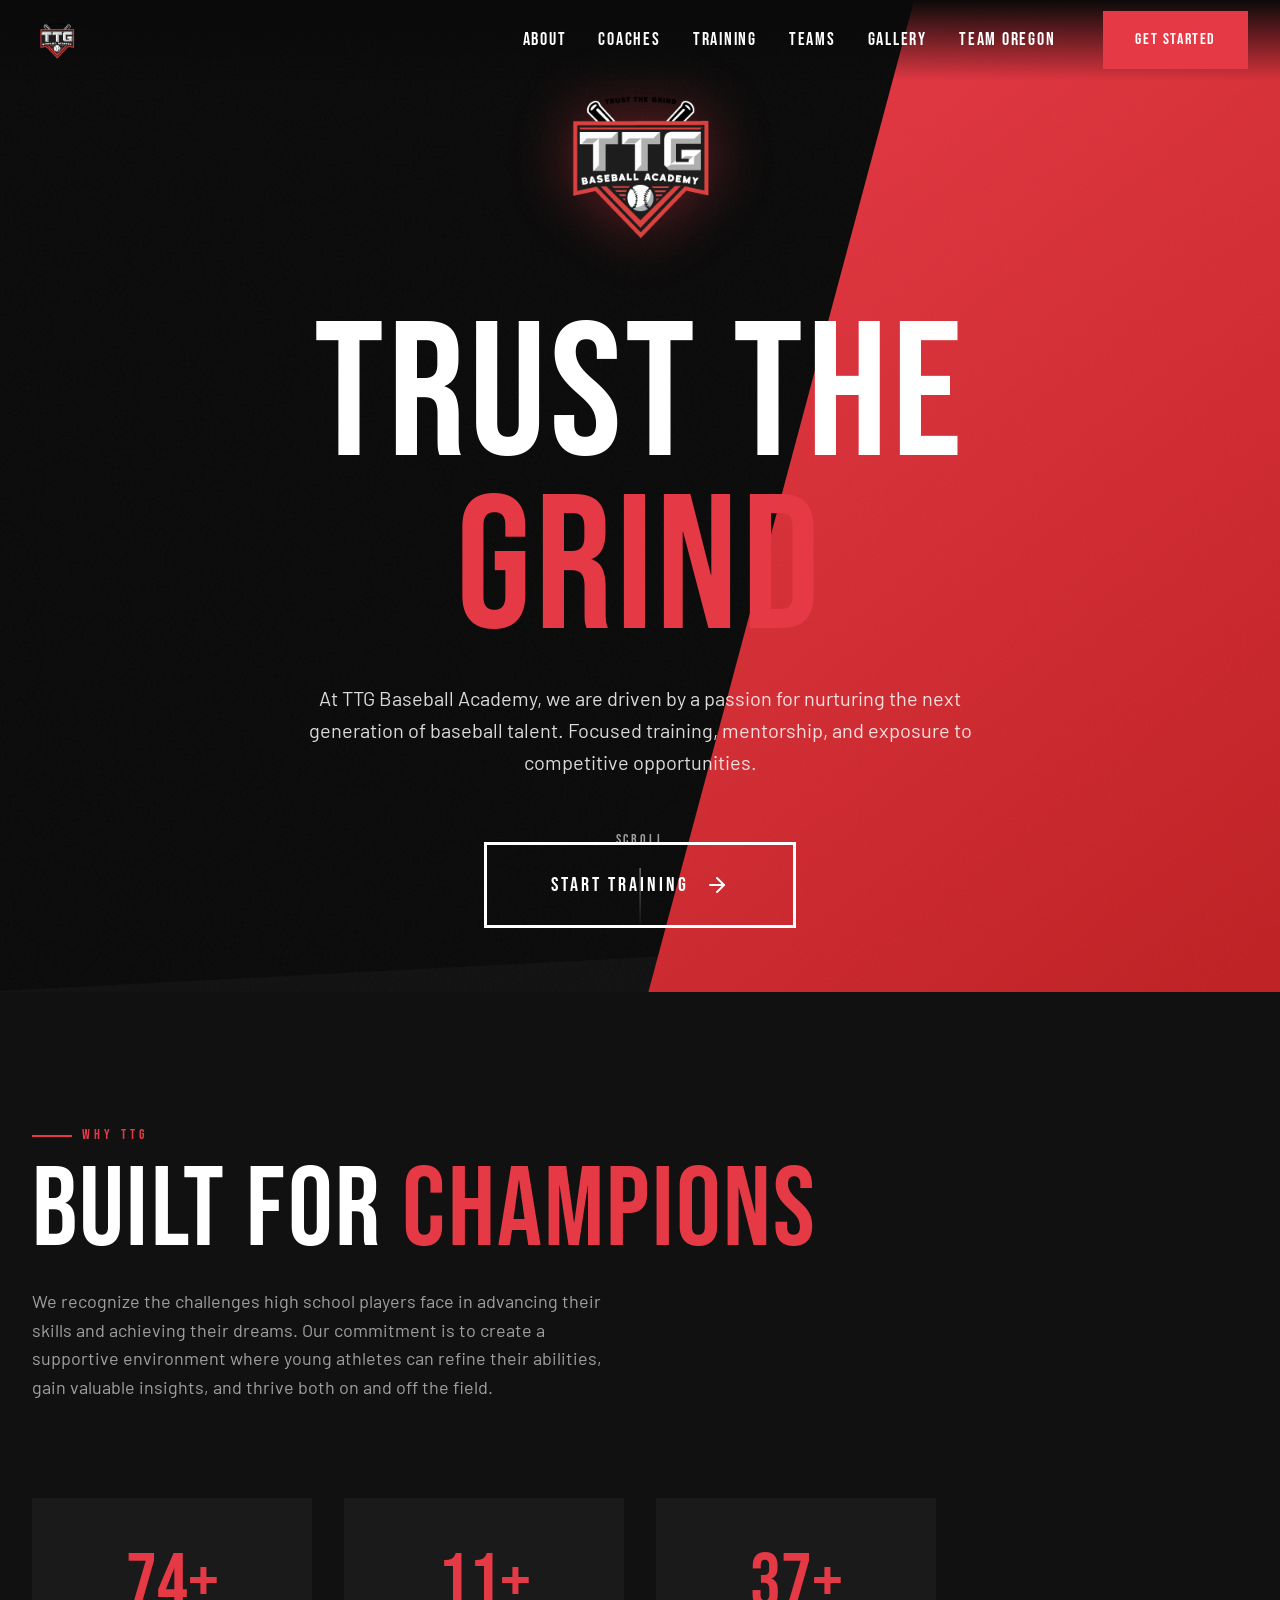
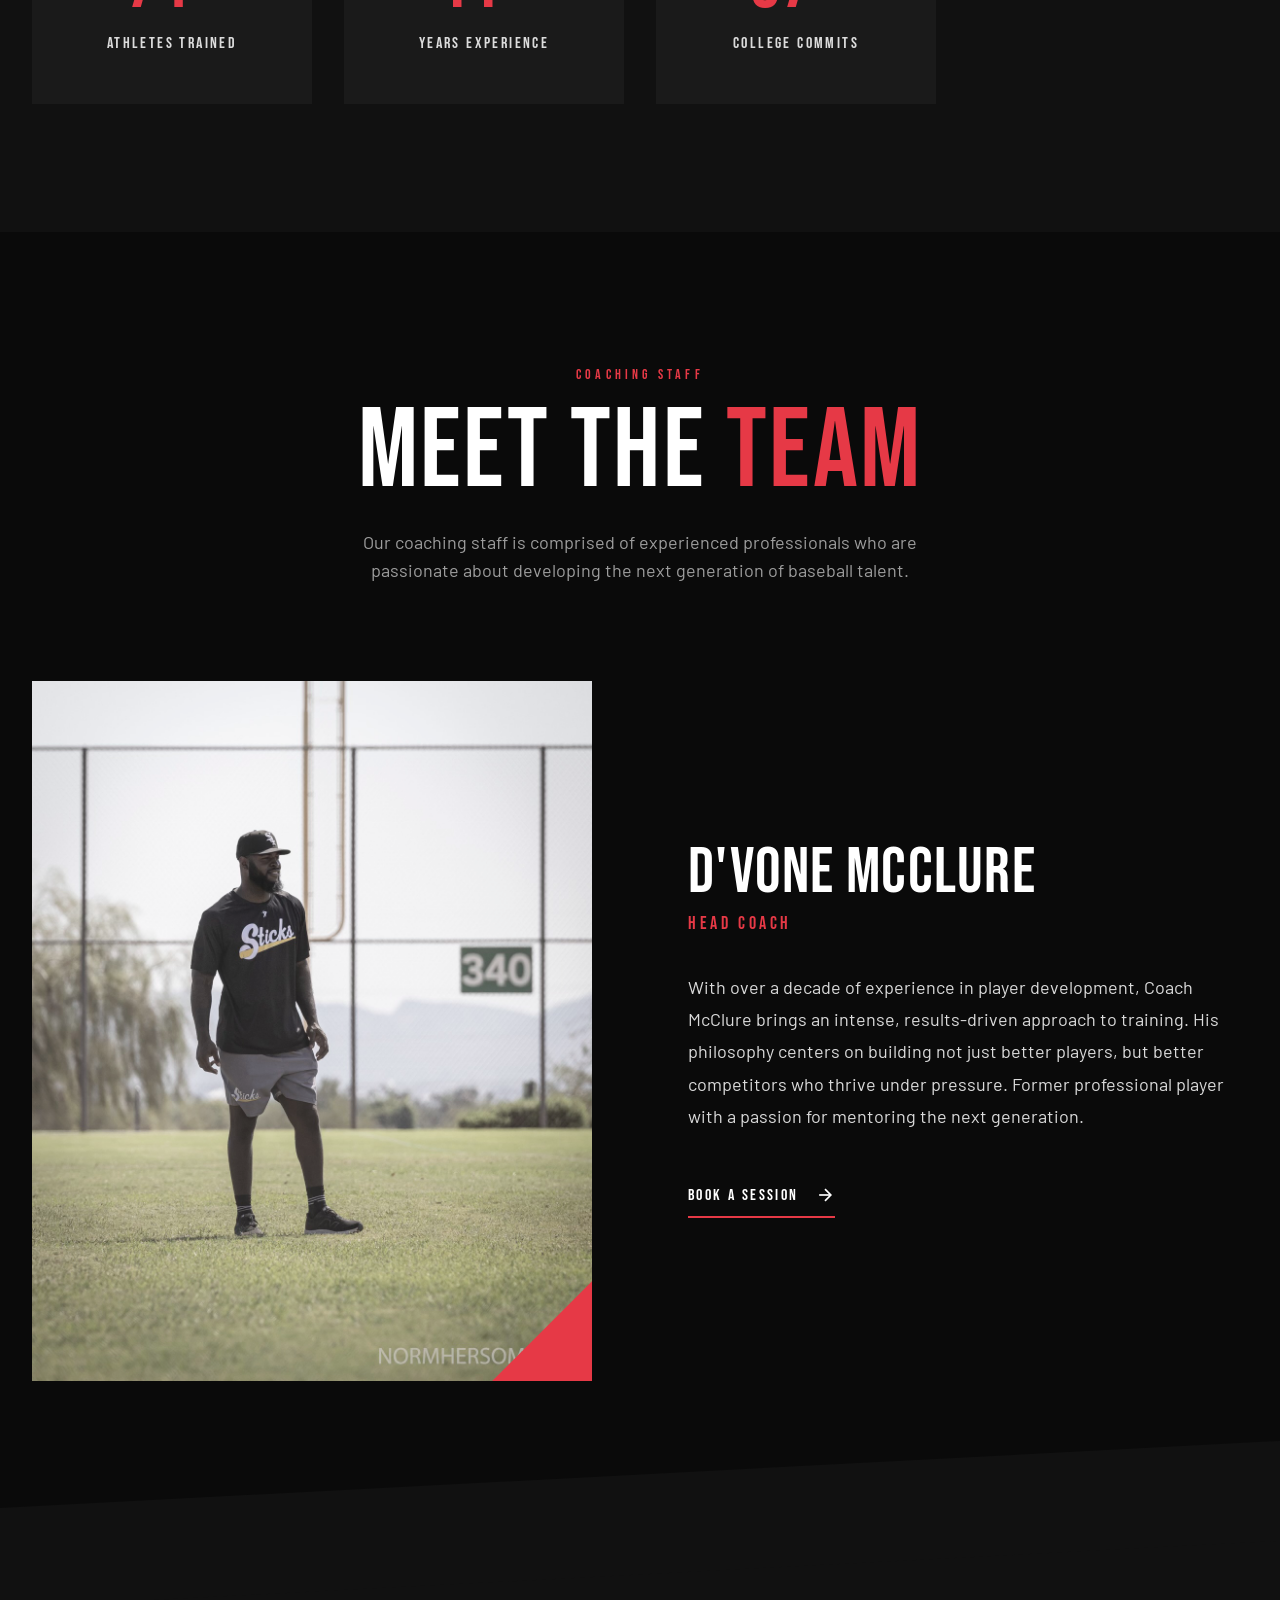
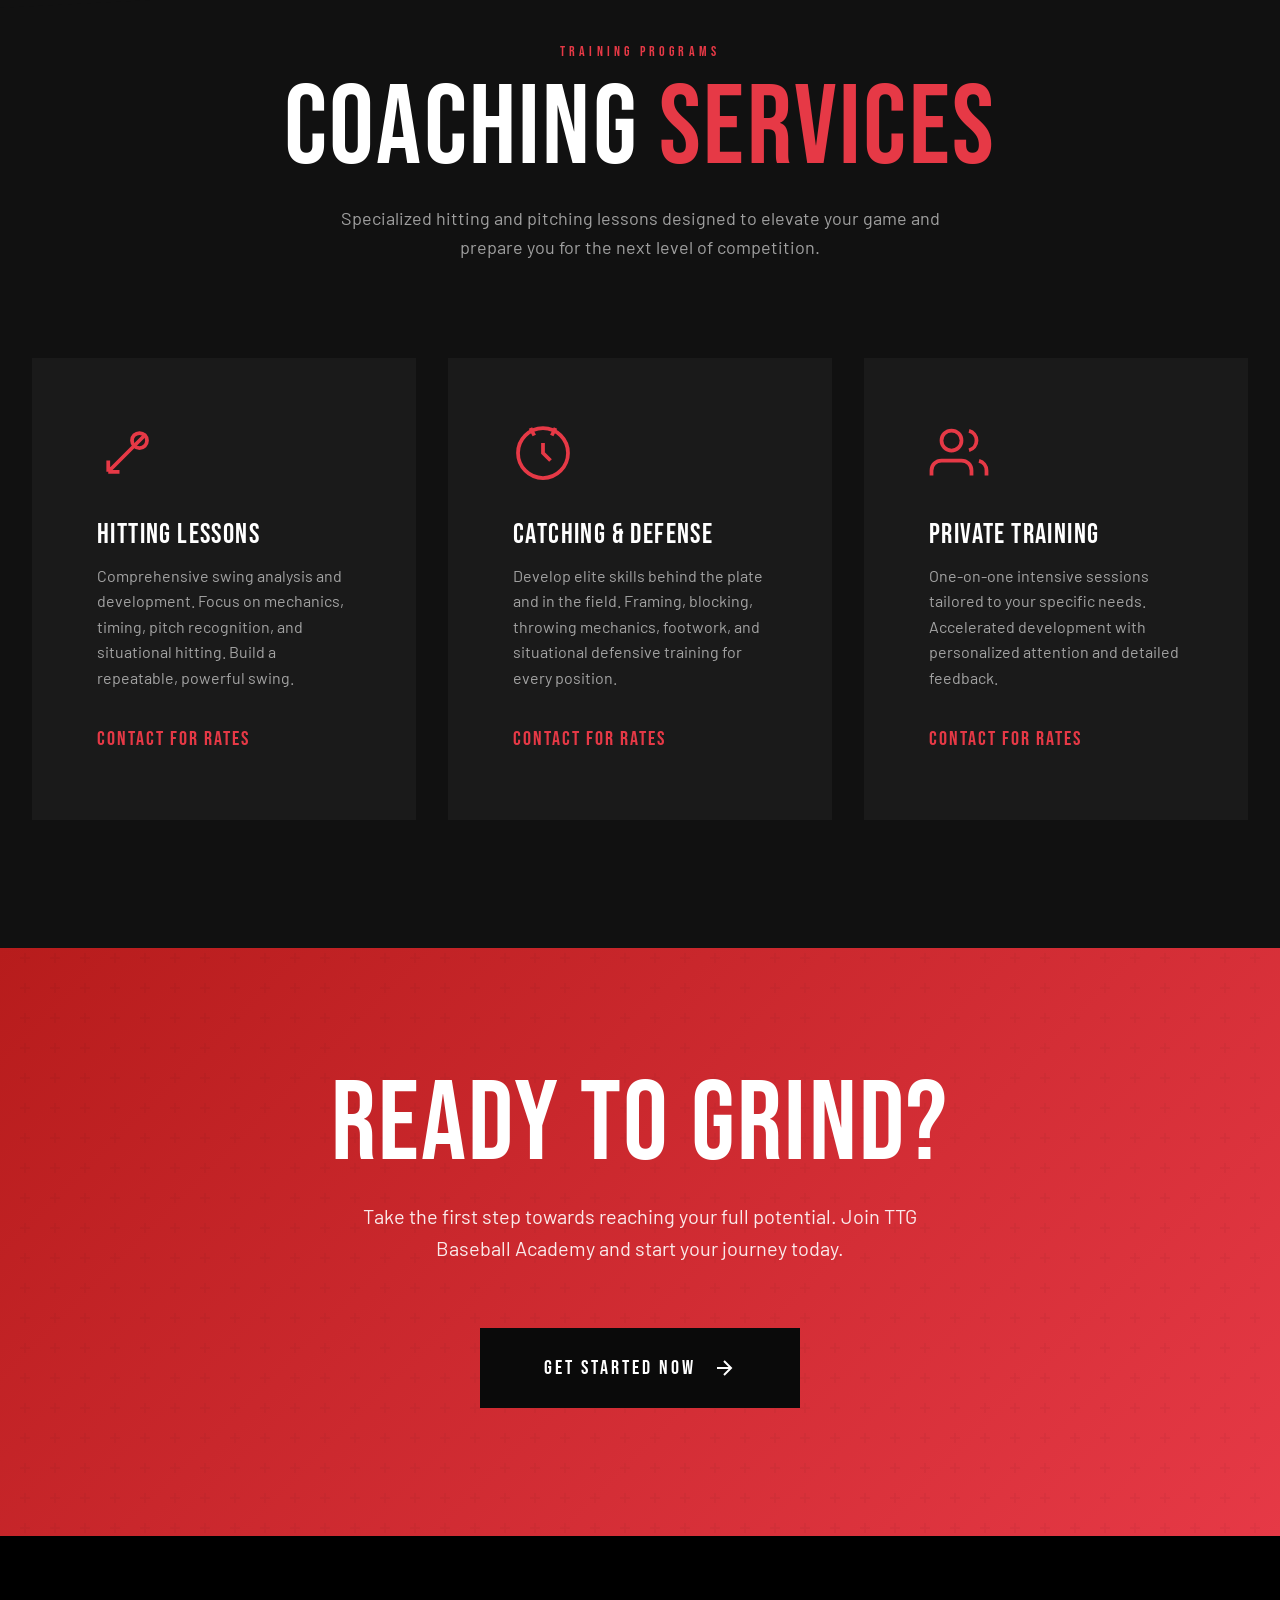
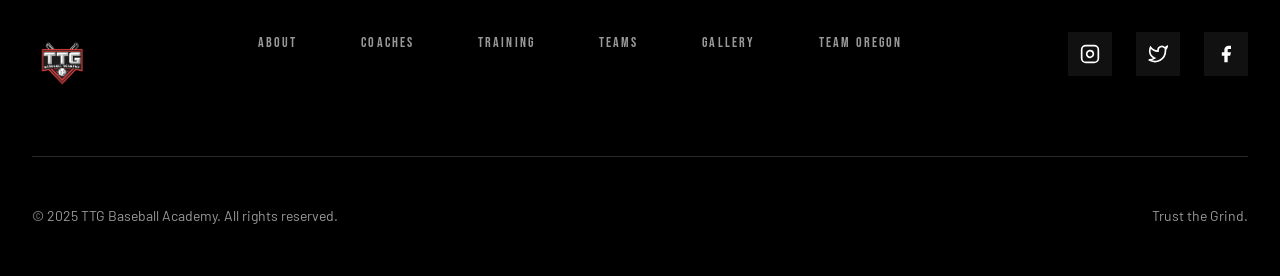
<file: index.html>
<!DOCTYPE html>
<html lang="en">
<head>
  <meta charset="UTF-8">
  <meta name="viewport" content="width=device-width, initial-scale=1.0">
  <meta name="description" content="TTG Baseball Academy - Trust the Grind. Elite baseball training, mentorship, and player development for high school athletes.">

  <title>TTG Baseball Academy | Trust the Grind</title>

  <!-- Fonts -->
  <link rel="preconnect" href="https://fonts.googleapis.com">
  <link rel="preconnect" href="https://fonts.gstatic.com" crossorigin>
  <link href="https://fonts.googleapis.com/css2?family=Barlow:wght@400;500;600&family=Bebas+Neue&display=swap" rel="stylesheet">

  <!-- Styles -->
  <link rel="stylesheet" href="css/styles.css">
</head>
<body>
  <!-- Header -->
  <header class="header" id="header">
    <div class="header__inner">
      <a href="#hero">
        <img src="assets/images/logo.png" alt="TTG Baseball Academy" class="header__logo">
      </a>

      <nav class="nav">
        <button class="nav-toggle" id="navToggle" aria-label="Toggle navigation">
          <span class="nav-toggle__bar"></span>
          <span class="nav-toggle__bar"></span>
          <span class="nav-toggle__bar"></span>
        </button>

        <ul class="nav__list" id="navList">
          <li><a href="#about" class="nav__link">About</a></li>
          <li><a href="#coaches" class="nav__link">Coaches</a></li>
          <li><a href="#services" class="nav__link">Training</a></li>
          <li><a href="teams.html" class="nav__link">Teams</a></li>
          <li><a href="gallery.html" class="nav__link">Gallery</a></li>
          <li><a href="team-oregon.html" class="nav__link">Team Oregon</a></li>
        </ul>

        <a href="contact.html" class="nav__cta"><span>Get Started</span></a>
      </nav>
    </div>
  </header>

  <main>
    <!-- Hero Section -->
    <section class="hero" id="hero">
      <div class="hero__content">
        <img src="assets/images/logo.png" alt="TTG Baseball Academy" class="hero__logo">

        <h1 class="hero__title text-massive">
          Trust the <span class="text-red">Grind</span>
        </h1>

        <p class="hero__subtitle">
          At TTG Baseball Academy, we are driven by a passion for nurturing the next generation of baseball talent.
          Focused training, mentorship, and exposure to competitive opportunities.
        </p>

        <a href="contact.html" class="hero__cta">
          <span>Start Training</span>
          <svg width="24" height="24" viewBox="0 0 24 24" fill="none" stroke="currentColor" stroke-width="2" stroke-linecap="round" stroke-linejoin="round">
            <line x1="5" y1="12" x2="19" y2="12"></line>
            <polyline points="12 5 19 12 12 19"></polyline>
          </svg>
        </a>
      </div>

      <div class="hero__scroll">
        <span class="hero__scroll-text">Scroll</span>
        <div class="hero__scroll-line"></div>
      </div>
    </section>

    <!-- About Section -->
    <section class="section section--dark" id="about">
      <div class="section__divider"></div>
      <div class="section__inner">
        <div class="section-header reveal">
          <span class="section-header__label">Why TTG</span>
          <h2 class="section-header__title text-huge">
            Built for <span class="text-red">Champions</span>
          </h2>
          <p class="section-header__text">
            We recognize the challenges high school players face in advancing their skills and achieving their dreams.
            Our commitment is to create a supportive environment where young athletes can refine their abilities,
            gain valuable insights, and thrive both on and off the field.
          </p>
        </div>

        <div class="stats">
          <div class="stat reveal reveal-delay-1">
            <div class="stat__number">100+</div>
            <div class="stat__label">Athletes Trained</div>
          </div>
          <div class="stat reveal reveal-delay-2">
            <div class="stat__number">15+</div>
            <div class="stat__label">Years Experience</div>
          </div>
          <div class="stat reveal reveal-delay-3">
            <div class="stat__number">50+</div>
            <div class="stat__label">College Commits</div>
          </div>
        </div>
      </div>
    </section>

    <!-- Coaching Staff Section -->
    <section class="section section--black" id="coaches">
      <div class="section__inner">
        <div class="section-header section-header--center reveal">
          <span class="section-header__label">Coaching Staff</span>
          <h2 class="section-header__title text-huge">
            Meet the <span class="text-red">Team</span>
          </h2>
          <p class="section-header__text">
            Our coaching staff is comprised of experienced professionals who are passionate about
            developing the next generation of baseball talent.
          </p>
        </div>

        <div class="coaches">
          <!-- Coach 1 -->
          <article class="coach reveal">
            <div class="coach__image-wrapper">
              <img src="assets/images/coach-1.jpg" alt="D'vone McClure" class="coach__image">
            </div>
            <div class="coach__content">
              <h3 class="coach__name text-large">D'vone McClure</h3>
              <div class="coach__title">Head Coach</div>
              <p class="coach__bio">
                With over a decade of experience in player development, Coach McClure brings an intense,
                results-driven approach to training. His philosophy centers on building not just better
                players, but better competitors who thrive under pressure. Former professional player
                with a passion for mentoring the next generation.
              </p>
              <a href="contact.html" class="coach__link">
                Book a Session
                <svg width="20" height="20" viewBox="0 0 24 24" fill="none" stroke="currentColor" stroke-width="2">
                  <line x1="5" y1="12" x2="19" y2="12"></line>
                  <polyline points="12 5 19 12 12 19"></polyline>
                </svg>
              </a>
            </div>
          </article>

          <!-- Coach 2 (Hidden for now)
          <article class="coach reveal">
            <div class="coach__image-wrapper">
              <img src="assets/images/coach-2.jpg" alt="Todd Eagle" class="coach__image">
            </div>
            <div class="coach__content">
              <h3 class="coach__name text-large">Todd Eagle</h3>
              <div class="coach__title">Assistant Coach</div>
              <p class="coach__bio">
                Coach Eagle is a defensive specialist with deep expertise in catching fundamentals
                and game management behind the plate. His approach focuses on footwork, framing,
                blocking, and throw mechanics — building catchers who control the game. Beyond
                the battery, he develops elite defenders at every position through relentless
                repetition and situational awareness training.
              </p>
              <a href="contact.html" class="coach__link">
                Book a Session
                <svg width="20" height="20" viewBox="0 0 24 24" fill="none" stroke="currentColor" stroke-width="2">
                  <line x1="5" y1="12" x2="19" y2="12"></line>
                  <polyline points="12 5 19 12 12 19"></polyline>
                </svg>
              </a>
            </div>
          </article>
          -->

        </div>
      </div>
    </section>

    <!-- Services Section -->
    <section class="section section--dark" id="services">
      <div class="section__divider"></div>
      <div class="section__inner">
        <div class="section-header section-header--center reveal">
          <span class="section-header__label">Training Programs</span>
          <h2 class="section-header__title text-huge">
            Coaching <span class="text-red">Services</span>
          </h2>
          <p class="section-header__text">
            Specialized hitting and pitching lessons designed to elevate your game
            and prepare you for the next level of competition.
          </p>
        </div>

        <div class="services">
          <!-- Hitting Lessons -->
          <div class="service reveal reveal-delay-1">
            <svg class="service__icon" viewBox="0 0 24 24" fill="none" stroke="currentColor" stroke-width="1.5">
              <path d="M4.5 19.5L19.5 4.5M4.5 19.5L9 19.5M4.5 19.5L4.5 15"/>
              <circle cx="17" cy="7" r="3"/>
            </svg>
            <h3 class="service__title">Hitting Lessons</h3>
            <p class="service__text">
              Comprehensive swing analysis and development. Focus on mechanics, timing,
              pitch recognition, and situational hitting. Build a repeatable, powerful swing.
            </p>
            <div class="service__price">Contact for Rates</div>
          </div>

          <!-- Catching & Defense Lessons -->
          <div class="service reveal reveal-delay-2">
            <svg class="service__icon" viewBox="0 0 24 24" fill="none" stroke="currentColor" stroke-width="1.5">
              <path d="M12 22C6.5 22 2 17.5 2 12S6.5 2 12 2s10 4.5 10 10-4.5 10-10 10z"/>
              <path d="M12 8v4l3 3"/>
              <path d="M7 2l1.5 3M17 2l-1.5 3"/>
            </svg>
            <h3 class="service__title">Catching & Defense</h3>
            <p class="service__text">
              Develop elite skills behind the plate and in the field. Framing, blocking,
              throwing mechanics, footwork, and situational defensive training for every position.
            </p>
            <div class="service__price">Contact for Rates</div>
          </div>

          <!-- Private Training -->
          <div class="service reveal reveal-delay-3">
            <svg class="service__icon" viewBox="0 0 24 24" fill="none" stroke="currentColor" stroke-width="1.5">
              <path d="M17 21v-2a4 4 0 0 0-4-4H5a4 4 0 0 0-4 4v2"/>
              <circle cx="9" cy="7" r="4"/>
              <path d="M23 21v-2a4 4 0 0 0-3-3.87"/>
              <path d="M16 3.13a4 4 0 0 1 0 7.75"/>
            </svg>
            <h3 class="service__title">Private Training</h3>
            <p class="service__text">
              One-on-one intensive sessions tailored to your specific needs.
              Accelerated development with personalized attention and detailed feedback.
            </p>
            <div class="service__price">Contact for Rates</div>
          </div>
        </div>
      </div>
    </section>

    <!-- CTA Section -->
    <section class="cta-section">
      <div class="cta-section__inner reveal">
        <h2 class="cta-section__title text-huge">Ready to Grind?</h2>
        <p class="cta-section__text">
          Take the first step towards reaching your full potential.
          Join TTG Baseball Academy and start your journey today.
        </p>
        <a href="contact.html" class="cta-section__btn">
          Get Started Now
          <svg width="24" height="24" viewBox="0 0 24 24" fill="none" stroke="currentColor" stroke-width="2">
            <line x1="5" y1="12" x2="19" y2="12"></line>
            <polyline points="12 5 19 12 12 19"></polyline>
          </svg>
        </a>
      </div>
    </section>

  </main>

  <!-- Footer -->
  <footer class="footer">
    <div class="footer__inner">
      <div class="footer__top">
        <img src="assets/images/logo.png" alt="TTG Baseball Academy" class="footer__logo">

        <nav class="footer__nav">
          <a href="#about" class="footer__link">About</a>
          <a href="#coaches" class="footer__link">Coaches</a>
          <a href="#services" class="footer__link">Training</a>
          <a href="teams.html" class="footer__link">Teams</a>
          <a href="gallery.html" class="footer__link">Gallery</a>
          <a href="team-oregon.html" class="footer__link">Team Oregon</a>
        </nav>

        <div class="footer__social">
          <a href="https://www.instagram.com/ttg_baseball_academy/" class="footer__social-link" aria-label="Instagram">
            <svg viewBox="0 0 24 24" fill="none" stroke="currentColor" stroke-width="2">
              <rect x="2" y="2" width="20" height="20" rx="5" ry="5"/>
              <path d="M16 11.37A4 4 0 1 1 12.63 8 4 4 0 0 1 16 11.37z"/>
              <line x1="17.5" y1="6.5" x2="17.51" y2="6.5"/>
            </svg>
          </a>
          <a href="https://x.com/WestCoastScout2" class="footer__social-link" aria-label="Twitter">
            <svg viewBox="0 0 24 24" fill="none" stroke="currentColor" stroke-width="2">
              <path d="M23 3a10.9 10.9 0 0 1-3.14 1.53 4.48 4.48 0 0 0-7.86 3v1A10.66 10.66 0 0 1 3 4s-4 9 5 13a11.64 11.64 0 0 1-7 2c9 5 20 0 20-11.5a4.5 4.5 0 0 0-.08-.83A7.72 7.72 0 0 0 23 3z"/>
            </svg>
          </a>
          <a href="https://www.facebook.com/dvone.mcclure" class="footer__social-link" aria-label="Facebook">
            <svg viewBox="0 0 24 24" fill="currentColor">
              <path d="M18 2h-3a5 5 0 0 0-5 5v3H7v4h3v8h4v-8h3l1-4h-4V7a1 1 0 0 1 1-1h3z"/>
            </svg>
          </a>
        </div>
      </div>

      <div class="footer__bottom">
        <p>&copy; 2025 TTG Baseball Academy. All rights reserved.</p>
        <p>Trust the Grind.</p>
      </div>
    </div>
  </footer>

  <script src="js/main.js"></script>
</body>
</html>
</file>
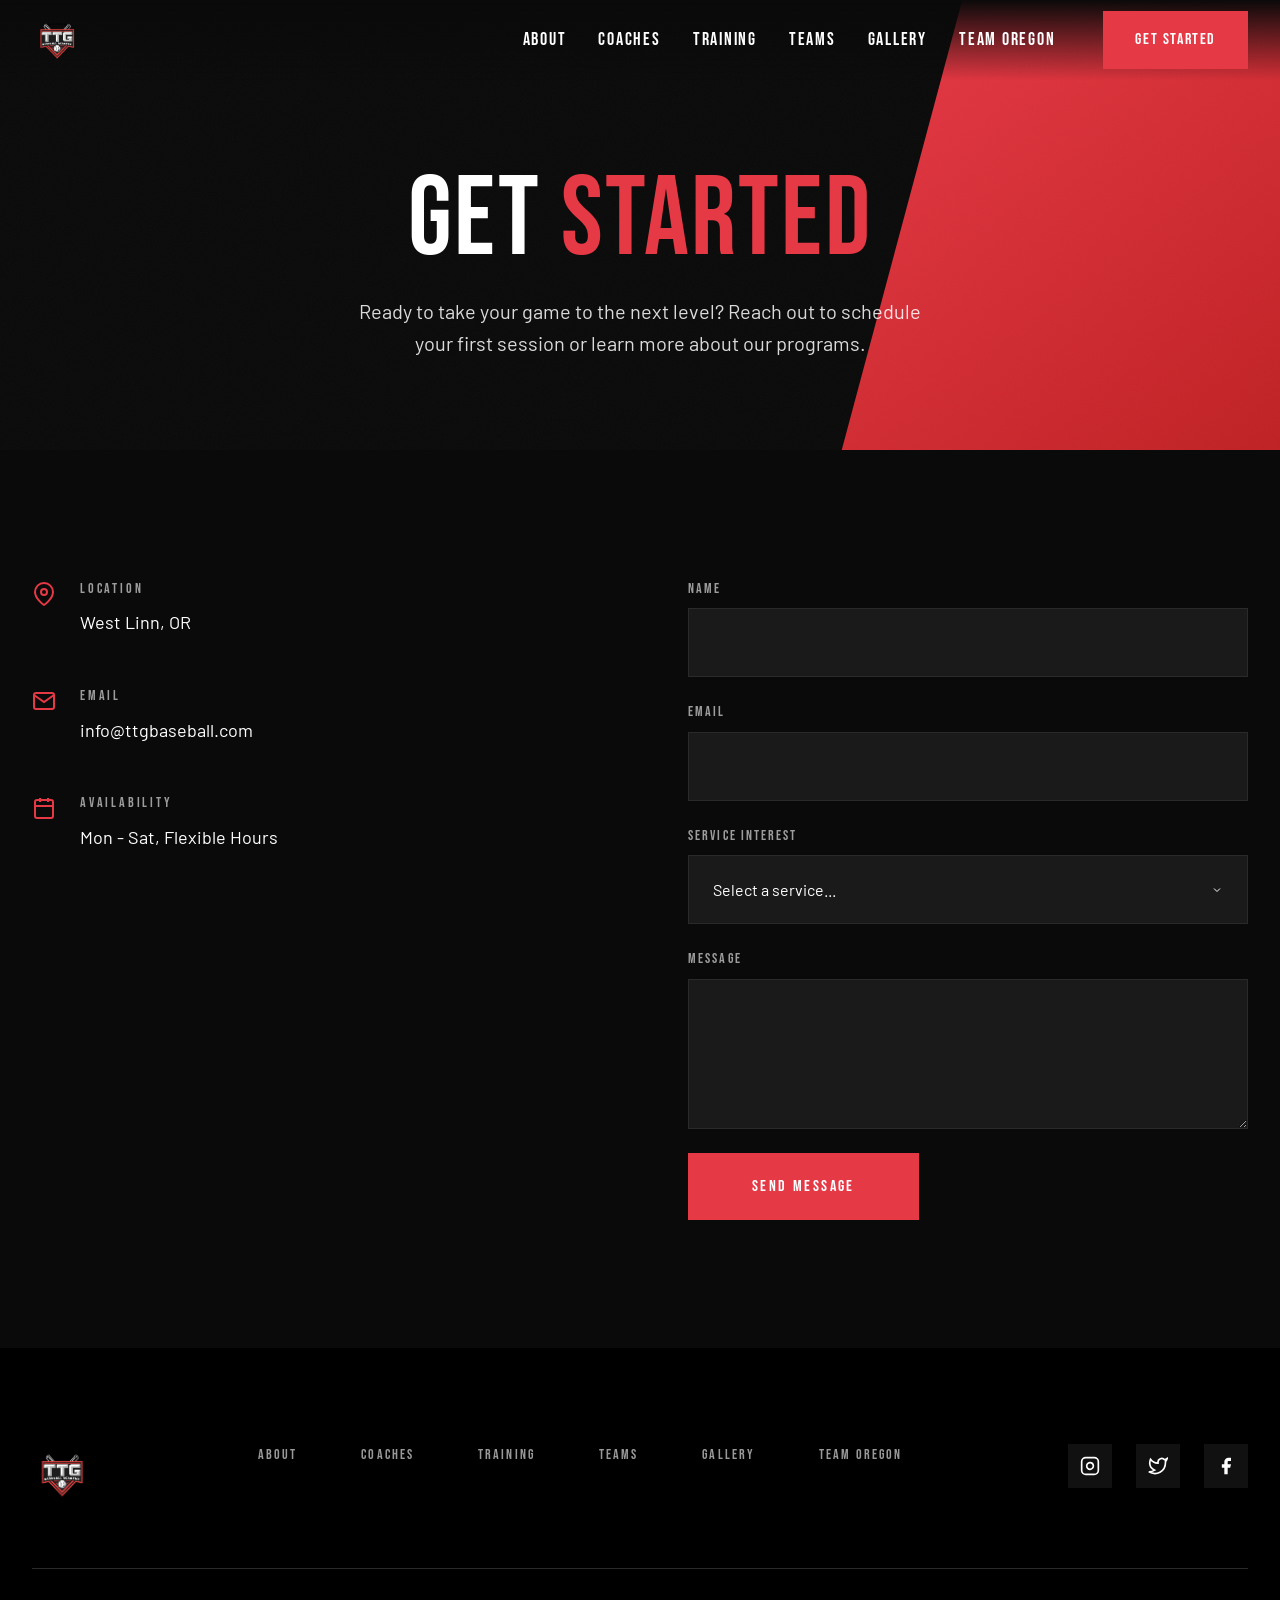
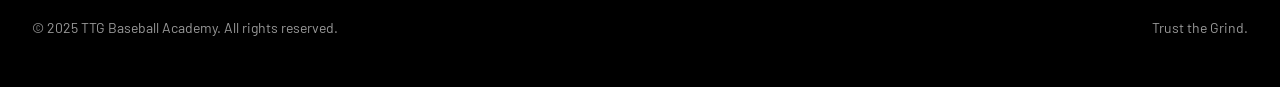
<file: contact.html>
<!DOCTYPE html>
<html lang="en">
<head>
  <meta charset="UTF-8">
  <meta name="viewport" content="width=device-width, initial-scale=1.0">
  <meta name="description" content="Contact TTG Baseball Academy - Schedule training sessions, learn about programs, and start your journey.">

  <title>Contact | TTG Baseball Academy</title>

  <!-- Fonts -->
  <link rel="preconnect" href="https://fonts.googleapis.com">
  <link rel="preconnect" href="https://fonts.gstatic.com" crossorigin>
  <link href="https://fonts.googleapis.com/css2?family=Barlow:wght@400;500;600&family=Bebas+Neue&display=swap" rel="stylesheet">

  <!-- Styles -->
  <link rel="stylesheet" href="css/styles.css">
</head>
<body>
  <!-- Header -->
  <header class="header" id="header">
    <div class="header__inner">
      <a href="index.html">
        <img src="assets/images/logo.png" alt="TTG Baseball Academy" class="header__logo">
      </a>

      <nav class="nav">
        <button class="nav-toggle" id="navToggle" aria-label="Toggle navigation">
          <span class="nav-toggle__bar"></span>
          <span class="nav-toggle__bar"></span>
          <span class="nav-toggle__bar"></span>
        </button>

        <ul class="nav__list" id="navList">
          <li><a href="index.html#about" class="nav__link">About</a></li>
          <li><a href="index.html#coaches" class="nav__link">Coaches</a></li>
          <li><a href="index.html#services" class="nav__link">Training</a></li>
          <li><a href="teams.html" class="nav__link">Teams</a></li>
          <li><a href="gallery.html" class="nav__link">Gallery</a></li>
          <li><a href="team-oregon.html" class="nav__link">Team Oregon</a></li>
        </ul>

        <a href="contact.html" class="nav__cta"><span>Get Started</span></a>
      </nav>
    </div>
  </header>

  <main>
    <!-- Page Hero -->
    <section class="page-hero">
      <div class="page-hero__content">
        <h1 class="page-hero__title text-huge">
          Get <span class="text-red">Started</span>
        </h1>
        <p class="page-hero__subtitle">
          Ready to take your game to the next level? Reach out to schedule
          your first session or learn more about our programs.
        </p>
      </div>
    </section>

    <!-- Contact Section -->
    <section class="section section--black">
      <div class="section__divider"></div>
      <div class="section__inner">
        <div class="contact">
          <div class="contact__info reveal">
            <div class="contact__item">
              <svg class="contact__icon" viewBox="0 0 24 24" fill="none" stroke="currentColor" stroke-width="2">
                <path d="M21 10c0 7-9 13-9 13s-9-6-9-13a9 9 0 0 1 18 0z"/>
                <circle cx="12" cy="10" r="3"/>
              </svg>
              <div>
                <div class="contact__label">Location</div>
                <div class="contact__value">West Linn, OR</div>
              </div>
            </div>

            <div class="contact__item">
              <svg class="contact__icon" viewBox="0 0 24 24" fill="none" stroke="currentColor" stroke-width="2">
                <path d="M4 4h16c1.1 0 2 .9 2 2v12c0 1.1-.9 2-2 2H4c-1.1 0-2-.9-2-2V6c0-1.1.9-2 2-2z"/>
                <polyline points="22,6 12,13 2,6"/>
              </svg>
              <div>
                <div class="contact__label">Email</div>
                <div class="contact__value">
                  <a href="mailto:info@ttgbaseball.com">info@ttgbaseball.com</a>
                </div>
              </div>
            </div>

            <div class="contact__item">
              <svg class="contact__icon" viewBox="0 0 24 24" fill="none" stroke="currentColor" stroke-width="2">
                <rect x="3" y="4" width="18" height="18" rx="2" ry="2"/>
                <line x1="16" y1="2" x2="16" y2="6"/>
                <line x1="8" y1="2" x2="8" y2="6"/>
                <line x1="3" y1="10" x2="21" y2="10"/>
              </svg>
              <div>
                <div class="contact__label">Availability</div>
                <div class="contact__value">Mon - Sat, Flexible Hours</div>
              </div>
            </div>
          </div>

          <form class="contact__form reveal" id="contactForm">
            <div class="form-group">
              <label for="name" class="form-label">Name</label>
              <input type="text" id="name" name="name" class="form-input" required>
            </div>

            <div class="form-group">
              <label for="email" class="form-label">Email</label>
              <input type="email" id="email" name="email" class="form-input" required>
            </div>

            <div class="form-group">
              <label for="service" class="form-label">Service Interest</label>
              <select id="service" name="service" class="form-input">
                <option value="">Select a service...</option>
                <option value="hitting">Hitting Lessons</option>
                <option value="defense">Catching & Defense</option>
                <option value="private">Private Training</option>
                <option value="other">Other</option>
              </select>
            </div>

            <div class="form-group">
              <label for="message" class="form-label">Message</label>
              <textarea id="message" name="message" class="form-textarea" required></textarea>
            </div>

            <button type="submit" class="form-submit">Send Message</button>
          </form>
        </div>
      </div>
    </section>
  </main>

  <!-- Footer -->
  <footer class="footer">
    <div class="footer__inner">
      <div class="footer__top">
        <img src="assets/images/logo.png" alt="TTG Baseball Academy" class="footer__logo">

        <nav class="footer__nav">
          <a href="index.html#about" class="footer__link">About</a>
          <a href="index.html#coaches" class="footer__link">Coaches</a>
          <a href="index.html#services" class="footer__link">Training</a>
          <a href="teams.html" class="footer__link">Teams</a>
          <a href="gallery.html" class="footer__link">Gallery</a>
          <a href="team-oregon.html" class="footer__link">Team Oregon</a>
        </nav>

        <div class="footer__social">
          <a href="https://www.instagram.com/ttg_baseball_academy/" class="footer__social-link" aria-label="Instagram">
            <svg viewBox="0 0 24 24" fill="none" stroke="currentColor" stroke-width="2">
              <rect x="2" y="2" width="20" height="20" rx="5" ry="5"/>
              <path d="M16 11.37A4 4 0 1 1 12.63 8 4 4 0 0 1 16 11.37z"/>
              <line x1="17.5" y1="6.5" x2="17.51" y2="6.5"/>
            </svg>
          </a>
          <a href="https://x.com/WestCoastScout2" class="footer__social-link" aria-label="Twitter">
            <svg viewBox="0 0 24 24" fill="none" stroke="currentColor" stroke-width="2">
              <path d="M23 3a10.9 10.9 0 0 1-3.14 1.53 4.48 4.48 0 0 0-7.86 3v1A10.66 10.66 0 0 1 3 4s-4 9 5 13a11.64 11.64 0 0 1-7 2c9 5 20 0 20-11.5a4.5 4.5 0 0 0-.08-.83A7.72 7.72 0 0 0 23 3z"/>
            </svg>
          </a>
          <a href="https://www.facebook.com/dvone.mcclure" class="footer__social-link" aria-label="Facebook">
            <svg viewBox="0 0 24 24" fill="currentColor">
              <path d="M18 2h-3a5 5 0 0 0-5 5v3H7v4h3v8h4v-8h3l1-4h-4V7a1 1 0 0 1 1-1h3z"/>
            </svg>
          </a>
        </div>
      </div>

      <div class="footer__bottom">
        <p>&copy; 2025 TTG Baseball Academy. All rights reserved.</p>
        <p>Trust the Grind.</p>
      </div>
    </div>
  </footer>

  <script src="js/main.js"></script>
</body>
</html>
</file>
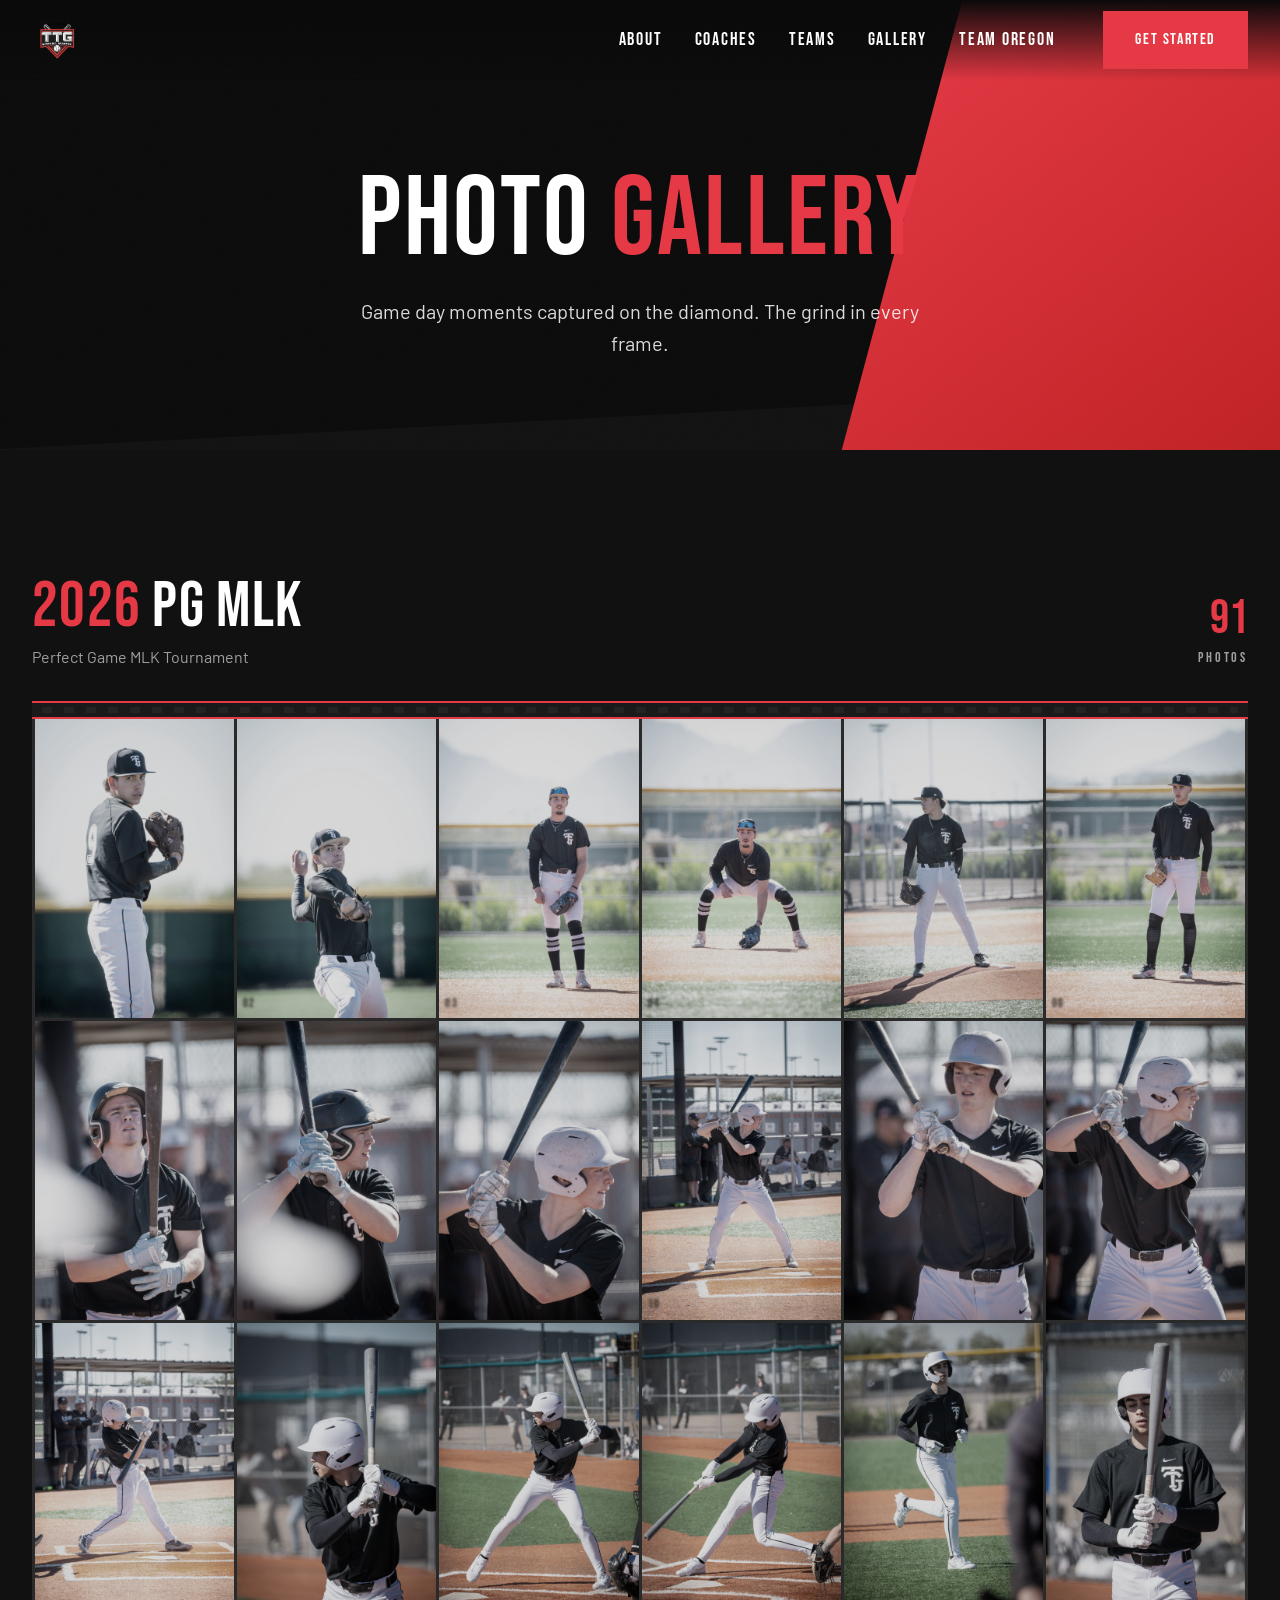
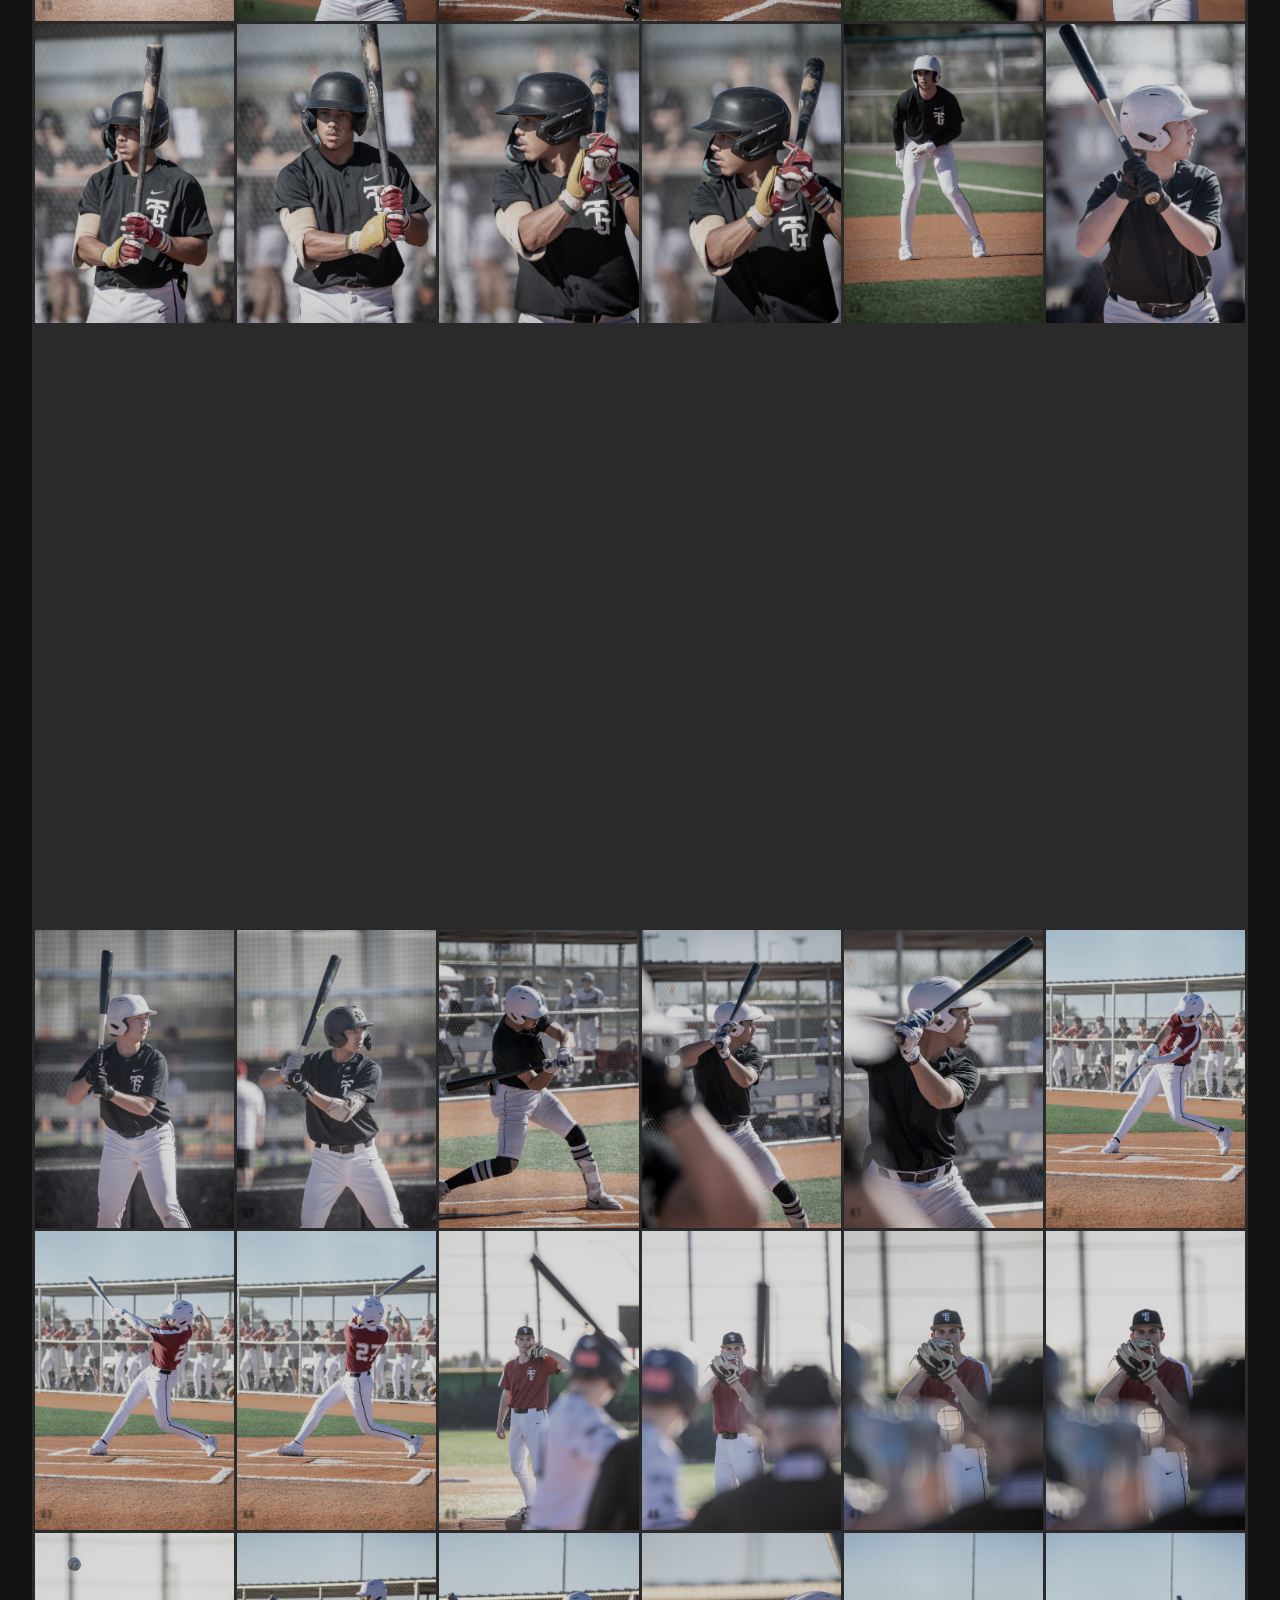
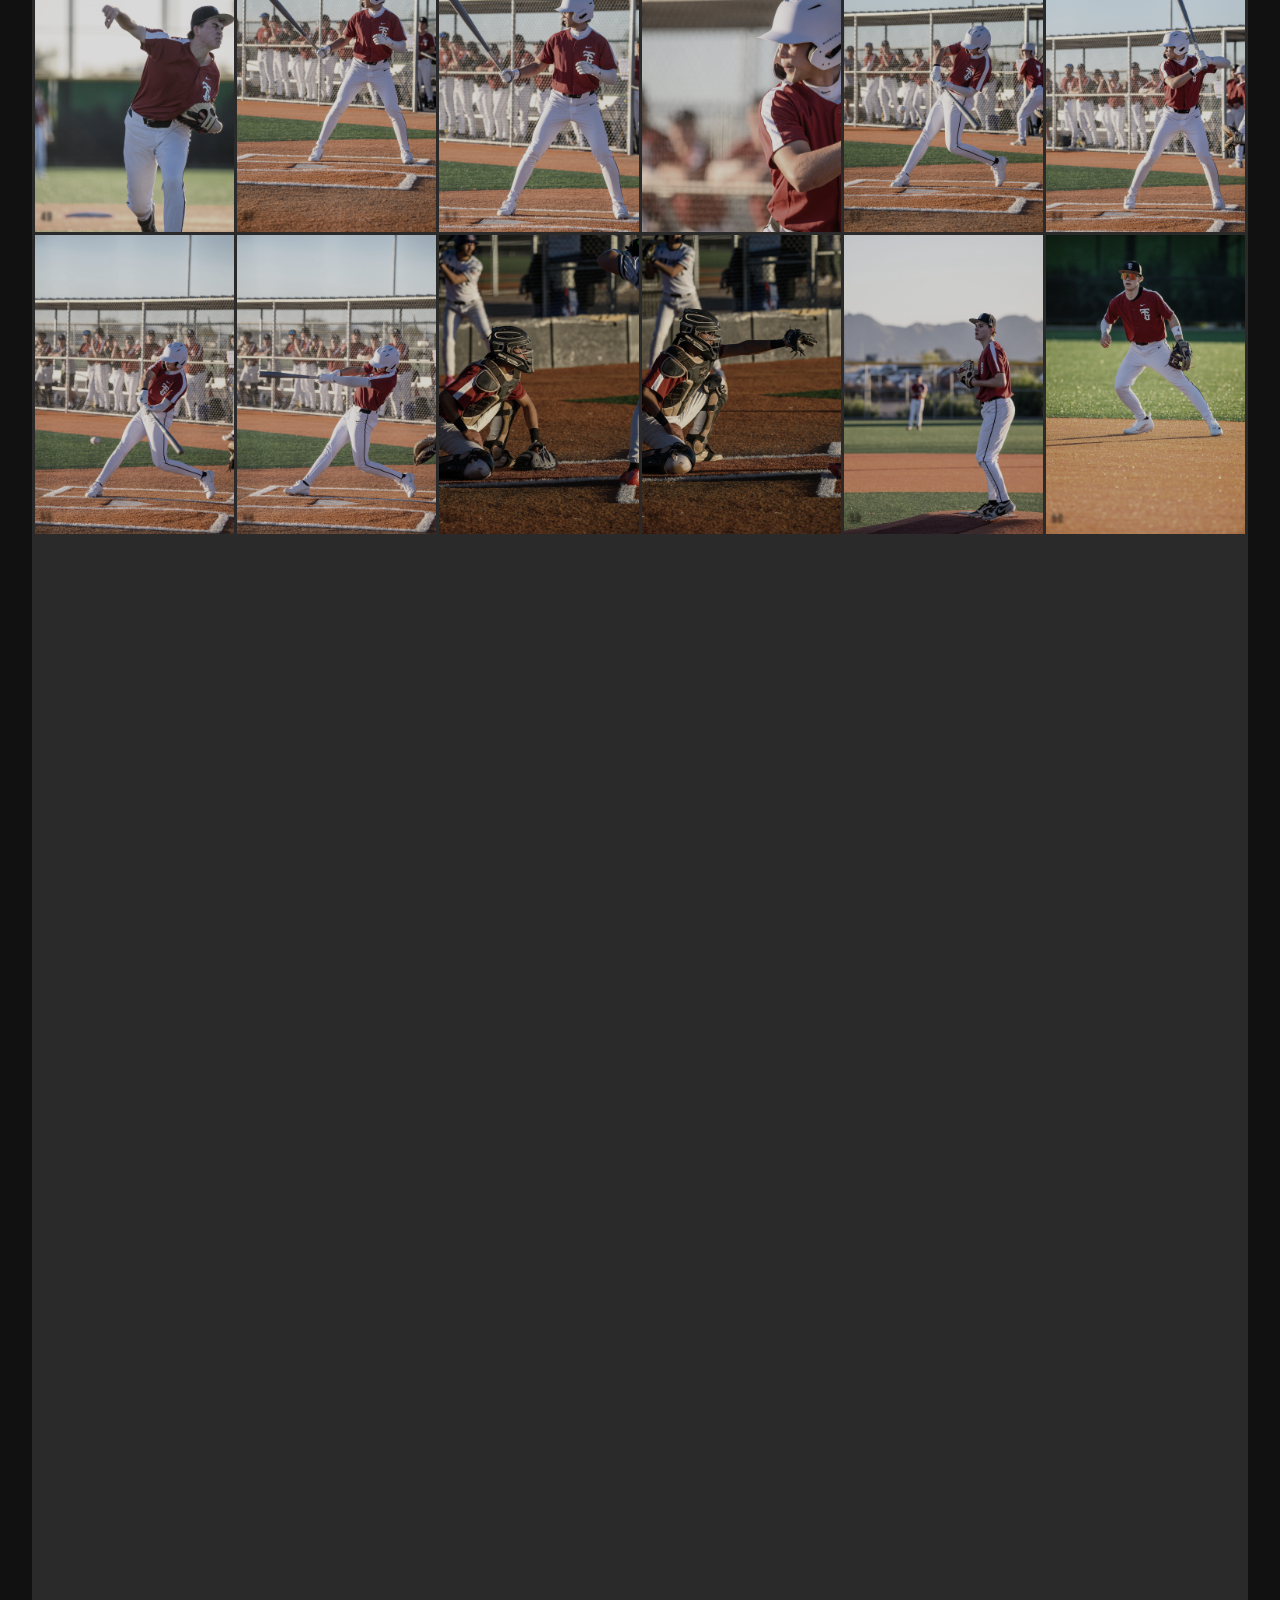
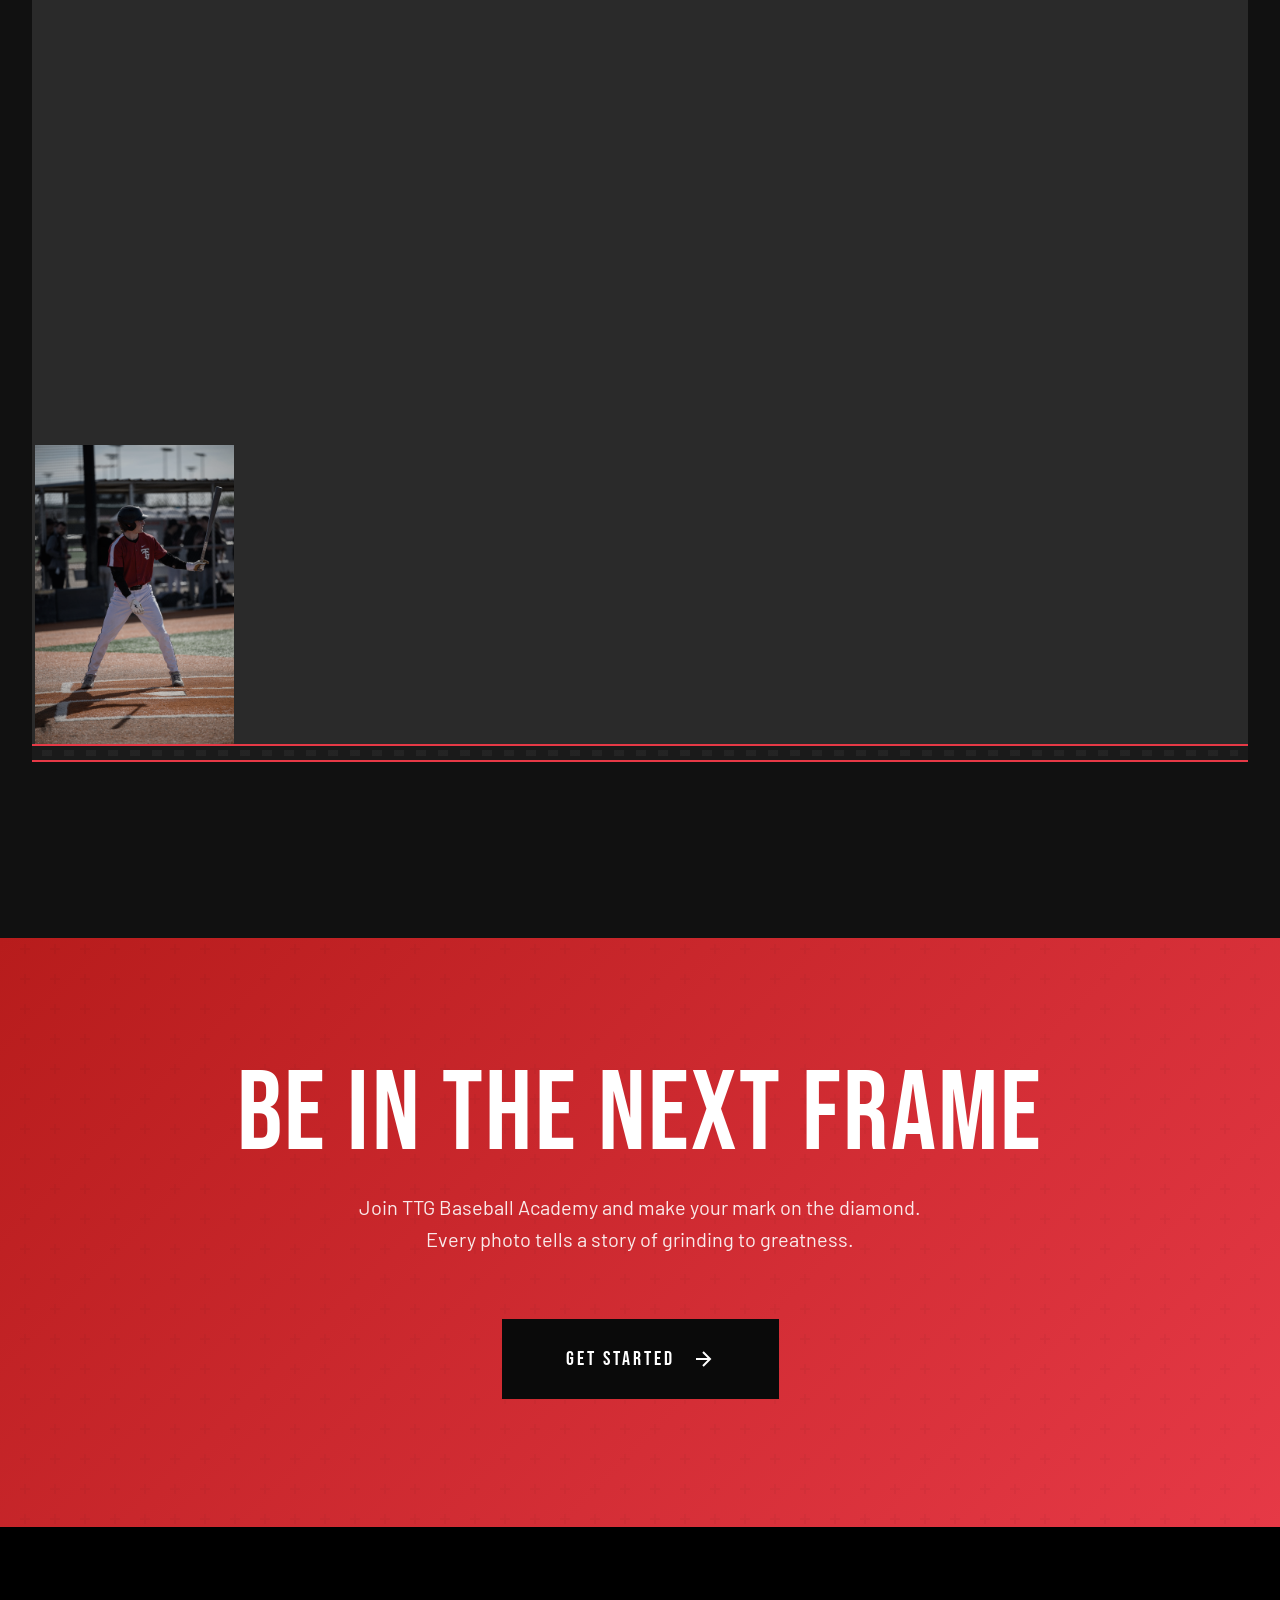
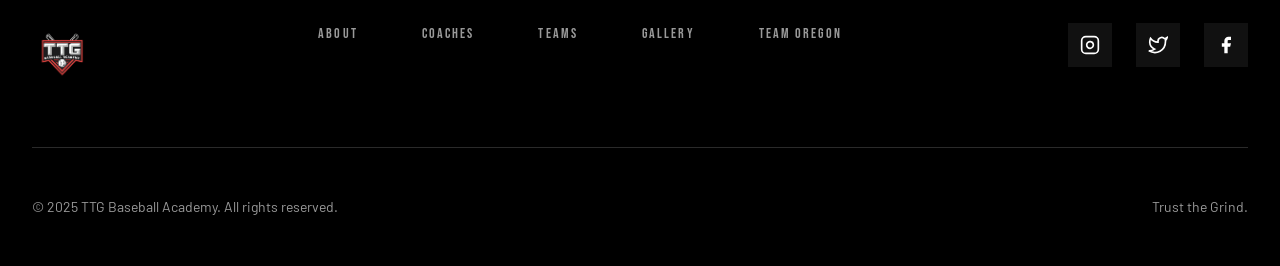
<file: gallery.html>
<!DOCTYPE html>
<html lang="en">
<head>
  <meta charset="UTF-8">
  <meta name="viewport" content="width=device-width, initial-scale=1.0">
  <meta name="description" content="TTG Baseball Academy Photo Gallery - Game day action shots from tournaments and events.">

  <title>Gallery | TTG Baseball Academy</title>

  <!-- Fonts -->
  <link rel="preconnect" href="https://fonts.googleapis.com">
  <link rel="preconnect" href="https://fonts.gstatic.com" crossorigin>
  <link href="https://fonts.googleapis.com/css2?family=Barlow:wght@400;500;600&family=Bebas+Neue&display=swap" rel="stylesheet">

  <!-- Styles -->
  <link rel="stylesheet" href="css/styles.css">
</head>
<body>
  <!-- Header -->
  <header class="header" id="header">
    <div class="header__inner">
      <a href="index.html">
        <img src="assets/images/logo.png" alt="TTG Baseball Academy" class="header__logo">
      </a>

      <nav class="nav">
        <button class="nav-toggle" id="navToggle" aria-label="Toggle navigation">
          <span class="nav-toggle__bar"></span>
          <span class="nav-toggle__bar"></span>
          <span class="nav-toggle__bar"></span>
        </button>

        <ul class="nav__list" id="navList">
          <li><a href="index.html#about" class="nav__link">About</a></li>
          <li><a href="index.html#coaches" class="nav__link">Coaches</a></li>
          <li><a href="teams.html" class="nav__link">Teams</a></li>
          <li><a href="gallery.html" class="nav__link">Gallery</a></li>
          <li><a href="team-oregon.html" class="nav__link">Team Oregon</a></li>
        </ul>

        <a href="contact.html" class="nav__cta"><span>Get Started</span></a>
      </nav>
    </div>
  </header>

  <main>
    <!-- Page Hero -->
    <section class="page-hero">
      <div class="page-hero__content">
        <h1 class="page-hero__title text-huge">
          Photo <span class="text-red">Gallery</span>
        </h1>
        <p class="page-hero__subtitle">
          Game day moments captured on the diamond. The grind in every frame.
        </p>
      </div>
    </section>

    <!-- Gallery Section -->
    <section class="section section--dark">
      <div class="section__divider"></div>
      <div class="section__inner">

        <!-- Event Header -->
        <div class="gallery-event reveal">
          <div class="gallery-event__header">
            <div class="gallery-event__info">
              <h2 class="gallery-event__title">
                <span class="text-red">2026</span> PG MLK
              </h2>
              <p class="gallery-event__meta">Perfect Game MLK Tournament</p>
            </div>
            <div class="gallery-event__count">
              <span class="gallery-event__count-number">91</span>
              <span class="gallery-event__count-label">Photos</span>
            </div>
          </div>

          <!-- Film Strip Border Top -->
          <div class="gallery-filmstrip">
            <div class="gallery-filmstrip__holes"></div>
          </div>

          <!-- Contact Sheet Grid -->
          <div class="gallery-grid" id="galleryGrid">
            <div class="gallery-cell" data-index="0"><img src="assets/images/galleries/2026-PG-MLK/_DSC0247.jpg" alt="TTG Baseball action photo" loading="lazy"><span class="gallery-cell__index">01</span></div>
            <div class="gallery-cell" data-index="1"><img src="assets/images/galleries/2026-PG-MLK/_DSC0248.jpg" alt="TTG Baseball action photo" loading="lazy"><span class="gallery-cell__index">02</span></div>
            <div class="gallery-cell" data-index="2"><img src="assets/images/galleries/2026-PG-MLK/_DSC0253.jpg" alt="TTG Baseball action photo" loading="lazy"><span class="gallery-cell__index">03</span></div>
            <div class="gallery-cell" data-index="3"><img src="assets/images/galleries/2026-PG-MLK/_DSC0254.jpg" alt="TTG Baseball action photo" loading="lazy"><span class="gallery-cell__index">04</span></div>
            <div class="gallery-cell" data-index="4"><img src="assets/images/galleries/2026-PG-MLK/_DSC0255.jpg" alt="TTG Baseball action photo" loading="lazy"><span class="gallery-cell__index">05</span></div>
            <div class="gallery-cell" data-index="5"><img src="assets/images/galleries/2026-PG-MLK/_DSC0257.jpg" alt="TTG Baseball action photo" loading="lazy"><span class="gallery-cell__index">06</span></div>
            <div class="gallery-cell" data-index="6"><img src="assets/images/galleries/2026-PG-MLK/_DSC0261.jpg" alt="TTG Baseball action photo" loading="lazy"><span class="gallery-cell__index">07</span></div>
            <div class="gallery-cell" data-index="7"><img src="assets/images/galleries/2026-PG-MLK/_DSC0262.jpg" alt="TTG Baseball action photo" loading="lazy"><span class="gallery-cell__index">08</span></div>
            <div class="gallery-cell" data-index="8"><img src="assets/images/galleries/2026-PG-MLK/_DSC0263.jpg" alt="TTG Baseball action photo" loading="lazy"><span class="gallery-cell__index">09</span></div>
            <div class="gallery-cell" data-index="9"><img src="assets/images/galleries/2026-PG-MLK/_DSC0264.jpg" alt="TTG Baseball action photo" loading="lazy"><span class="gallery-cell__index">10</span></div>
            <div class="gallery-cell" data-index="10"><img src="assets/images/galleries/2026-PG-MLK/_DSC0265.jpg" alt="TTG Baseball action photo" loading="lazy"><span class="gallery-cell__index">11</span></div>
            <div class="gallery-cell" data-index="11"><img src="assets/images/galleries/2026-PG-MLK/_DSC0266.jpg" alt="TTG Baseball action photo" loading="lazy"><span class="gallery-cell__index">12</span></div>
            <div class="gallery-cell" data-index="12"><img src="assets/images/galleries/2026-PG-MLK/_DSC0267.jpg" alt="TTG Baseball action photo" loading="lazy"><span class="gallery-cell__index">13</span></div>
            <div class="gallery-cell" data-index="13"><img src="assets/images/galleries/2026-PG-MLK/_DSC0271.jpg" alt="TTG Baseball action photo" loading="lazy"><span class="gallery-cell__index">14</span></div>
            <div class="gallery-cell" data-index="14"><img src="assets/images/galleries/2026-PG-MLK/_DSC0273.jpg" alt="TTG Baseball action photo" loading="lazy"><span class="gallery-cell__index">15</span></div>
            <div class="gallery-cell" data-index="15"><img src="assets/images/galleries/2026-PG-MLK/_DSC0274.jpg" alt="TTG Baseball action photo" loading="lazy"><span class="gallery-cell__index">16</span></div>
            <div class="gallery-cell" data-index="16"><img src="assets/images/galleries/2026-PG-MLK/_DSC0275.jpg" alt="TTG Baseball action photo" loading="lazy"><span class="gallery-cell__index">17</span></div>
            <div class="gallery-cell" data-index="17"><img src="assets/images/galleries/2026-PG-MLK/_DSC0276.jpg" alt="TTG Baseball action photo" loading="lazy"><span class="gallery-cell__index">18</span></div>
            <div class="gallery-cell" data-index="18"><img src="assets/images/galleries/2026-PG-MLK/_DSC0283.jpg" alt="TTG Baseball action photo" loading="lazy"><span class="gallery-cell__index">19</span></div>
            <div class="gallery-cell" data-index="19"><img src="assets/images/galleries/2026-PG-MLK/_DSC0284.jpg" alt="TTG Baseball action photo" loading="lazy"><span class="gallery-cell__index">20</span></div>
            <div class="gallery-cell" data-index="20"><img src="assets/images/galleries/2026-PG-MLK/_DSC0285.jpg" alt="TTG Baseball action photo" loading="lazy"><span class="gallery-cell__index">21</span></div>
            <div class="gallery-cell" data-index="21"><img src="assets/images/galleries/2026-PG-MLK/_DSC0286.jpg" alt="TTG Baseball action photo" loading="lazy"><span class="gallery-cell__index">22</span></div>
            <div class="gallery-cell" data-index="22"><img src="assets/images/galleries/2026-PG-MLK/_DSC0287.jpg" alt="TTG Baseball action photo" loading="lazy"><span class="gallery-cell__index">23</span></div>
            <div class="gallery-cell" data-index="23"><img src="assets/images/galleries/2026-PG-MLK/_DSC0294.jpg" alt="TTG Baseball action photo" loading="lazy"><span class="gallery-cell__index">24</span></div>
            <div class="gallery-cell" data-index="24"><img src="assets/images/galleries/2026-PG-MLK/_DSC0295.jpg" alt="TTG Baseball action photo" loading="lazy"><span class="gallery-cell__index">25</span></div>
            <div class="gallery-cell" data-index="25"><img src="assets/images/galleries/2026-PG-MLK/_DSC0297.jpg" alt="TTG Baseball action photo" loading="lazy"><span class="gallery-cell__index">26</span></div>
            <div class="gallery-cell" data-index="26"><img src="assets/images/galleries/2026-PG-MLK/_DSC0298.jpg" alt="TTG Baseball action photo" loading="lazy"><span class="gallery-cell__index">27</span></div>
            <div class="gallery-cell" data-index="27"><img src="assets/images/galleries/2026-PG-MLK/_DSC0299.jpg" alt="TTG Baseball action photo" loading="lazy"><span class="gallery-cell__index">28</span></div>
            <div class="gallery-cell" data-index="28"><img src="assets/images/galleries/2026-PG-MLK/_DSC0300.jpg" alt="TTG Baseball action photo" loading="lazy"><span class="gallery-cell__index">29</span></div>
            <div class="gallery-cell" data-index="29"><img src="assets/images/galleries/2026-PG-MLK/_DSC0301.jpg" alt="TTG Baseball action photo" loading="lazy"><span class="gallery-cell__index">30</span></div>
            <div class="gallery-cell" data-index="30"><img src="assets/images/galleries/2026-PG-MLK/_DSC0302.jpg" alt="TTG Baseball action photo" loading="lazy"><span class="gallery-cell__index">31</span></div>
            <div class="gallery-cell" data-index="31"><img src="assets/images/galleries/2026-PG-MLK/_DSC0303.jpg" alt="TTG Baseball action photo" loading="lazy"><span class="gallery-cell__index">32</span></div>
            <div class="gallery-cell" data-index="32"><img src="assets/images/galleries/2026-PG-MLK/_DSC0304.jpg" alt="TTG Baseball action photo" loading="lazy"><span class="gallery-cell__index">33</span></div>
            <div class="gallery-cell" data-index="33"><img src="assets/images/galleries/2026-PG-MLK/_DSC0307.jpg" alt="TTG Baseball action photo" loading="lazy"><span class="gallery-cell__index">34</span></div>
            <div class="gallery-cell" data-index="34"><img src="assets/images/galleries/2026-PG-MLK/_DSC0310.jpg" alt="TTG Baseball action photo" loading="lazy"><span class="gallery-cell__index">35</span></div>
            <div class="gallery-cell" data-index="35"><img src="assets/images/galleries/2026-PG-MLK/_DSC0311.jpg" alt="TTG Baseball action photo" loading="lazy"><span class="gallery-cell__index">36</span></div>
            <div class="gallery-cell" data-index="36"><img src="assets/images/galleries/2026-PG-MLK/_DSC0313.jpg" alt="TTG Baseball action photo" loading="lazy"><span class="gallery-cell__index">37</span></div>
            <div class="gallery-cell" data-index="37"><img src="assets/images/galleries/2026-PG-MLK/_DSC0315.jpg" alt="TTG Baseball action photo" loading="lazy"><span class="gallery-cell__index">38</span></div>
            <div class="gallery-cell" data-index="38"><img src="assets/images/galleries/2026-PG-MLK/_DSC0319.jpg" alt="TTG Baseball action photo" loading="lazy"><span class="gallery-cell__index">39</span></div>
            <div class="gallery-cell" data-index="39"><img src="assets/images/galleries/2026-PG-MLK/_DSC0321.jpg" alt="TTG Baseball action photo" loading="lazy"><span class="gallery-cell__index">40</span></div>
            <div class="gallery-cell" data-index="40"><img src="assets/images/galleries/2026-PG-MLK/_DSC0322.jpg" alt="TTG Baseball action photo" loading="lazy"><span class="gallery-cell__index">41</span></div>
            <div class="gallery-cell" data-index="41"><img src="assets/images/galleries/2026-PG-MLK/_DSC0337.jpg" alt="TTG Baseball action photo" loading="lazy"><span class="gallery-cell__index">42</span></div>
            <div class="gallery-cell" data-index="42"><img src="assets/images/galleries/2026-PG-MLK/_DSC0338.jpg" alt="TTG Baseball action photo" loading="lazy"><span class="gallery-cell__index">43</span></div>
            <div class="gallery-cell" data-index="43"><img src="assets/images/galleries/2026-PG-MLK/_DSC0339.jpg" alt="TTG Baseball action photo" loading="lazy"><span class="gallery-cell__index">44</span></div>
            <div class="gallery-cell" data-index="44"><img src="assets/images/galleries/2026-PG-MLK/_DSC0372.jpg" alt="TTG Baseball action photo" loading="lazy"><span class="gallery-cell__index">45</span></div>
            <div class="gallery-cell" data-index="45"><img src="assets/images/galleries/2026-PG-MLK/_DSC0376.jpg" alt="TTG Baseball action photo" loading="lazy"><span class="gallery-cell__index">46</span></div>
            <div class="gallery-cell" data-index="46"><img src="assets/images/galleries/2026-PG-MLK/_DSC0378.jpg" alt="TTG Baseball action photo" loading="lazy"><span class="gallery-cell__index">47</span></div>
            <div class="gallery-cell" data-index="47"><img src="assets/images/galleries/2026-PG-MLK/_DSC0379.jpg" alt="TTG Baseball action photo" loading="lazy"><span class="gallery-cell__index">48</span></div>
            <div class="gallery-cell" data-index="48"><img src="assets/images/galleries/2026-PG-MLK/_DSC0393.jpg" alt="TTG Baseball action photo" loading="lazy"><span class="gallery-cell__index">49</span></div>
            <div class="gallery-cell" data-index="49"><img src="assets/images/galleries/2026-PG-MLK/_DSC0399.jpg" alt="TTG Baseball action photo" loading="lazy"><span class="gallery-cell__index">50</span></div>
            <div class="gallery-cell" data-index="50"><img src="assets/images/galleries/2026-PG-MLK/_DSC0400.jpg" alt="TTG Baseball action photo" loading="lazy"><span class="gallery-cell__index">51</span></div>
            <div class="gallery-cell" data-index="51"><img src="assets/images/galleries/2026-PG-MLK/_DSC0402.jpg" alt="TTG Baseball action photo" loading="lazy"><span class="gallery-cell__index">52</span></div>
            <div class="gallery-cell" data-index="52"><img src="assets/images/galleries/2026-PG-MLK/_DSC0406.jpg" alt="TTG Baseball action photo" loading="lazy"><span class="gallery-cell__index">53</span></div>
            <div class="gallery-cell" data-index="53"><img src="assets/images/galleries/2026-PG-MLK/_DSC0412.jpg" alt="TTG Baseball action photo" loading="lazy"><span class="gallery-cell__index">54</span></div>
            <div class="gallery-cell" data-index="54"><img src="assets/images/galleries/2026-PG-MLK/_DSC0422.jpg" alt="TTG Baseball action photo" loading="lazy"><span class="gallery-cell__index">55</span></div>
            <div class="gallery-cell" data-index="55"><img src="assets/images/galleries/2026-PG-MLK/_DSC0423.jpg" alt="TTG Baseball action photo" loading="lazy"><span class="gallery-cell__index">56</span></div>
            <div class="gallery-cell" data-index="56"><img src="assets/images/galleries/2026-PG-MLK/_DSC0435.jpg" alt="TTG Baseball action photo" loading="lazy"><span class="gallery-cell__index">57</span></div>
            <div class="gallery-cell" data-index="57"><img src="assets/images/galleries/2026-PG-MLK/_DSC0437.jpg" alt="TTG Baseball action photo" loading="lazy"><span class="gallery-cell__index">58</span></div>
            <div class="gallery-cell" data-index="58"><img src="assets/images/galleries/2026-PG-MLK/_DSC0445.jpg" alt="TTG Baseball action photo" loading="lazy"><span class="gallery-cell__index">59</span></div>
            <div class="gallery-cell" data-index="59"><img src="assets/images/galleries/2026-PG-MLK/_DSC0449.jpg" alt="TTG Baseball action photo" loading="lazy"><span class="gallery-cell__index">60</span></div>
            <div class="gallery-cell" data-index="60"><img src="assets/images/galleries/2026-PG-MLK/_DSC0451.jpg" alt="TTG Baseball action photo" loading="lazy"><span class="gallery-cell__index">61</span></div>
            <div class="gallery-cell" data-index="61"><img src="assets/images/galleries/2026-PG-MLK/_DSC0455.jpg" alt="TTG Baseball action photo" loading="lazy"><span class="gallery-cell__index">62</span></div>
            <div class="gallery-cell" data-index="62"><img src="assets/images/galleries/2026-PG-MLK/_DSC0456.jpg" alt="TTG Baseball action photo" loading="lazy"><span class="gallery-cell__index">63</span></div>
            <div class="gallery-cell" data-index="63"><img src="assets/images/galleries/2026-PG-MLK/_DSC0461.jpg" alt="TTG Baseball action photo" loading="lazy"><span class="gallery-cell__index">64</span></div>
            <div class="gallery-cell" data-index="64"><img src="assets/images/galleries/2026-PG-MLK/_DSC0465.jpg" alt="TTG Baseball action photo" loading="lazy"><span class="gallery-cell__index">65</span></div>
            <div class="gallery-cell" data-index="65"><img src="assets/images/galleries/2026-PG-MLK/_DSC0480.jpg" alt="TTG Baseball action photo" loading="lazy"><span class="gallery-cell__index">66</span></div>
            <div class="gallery-cell" data-index="66"><img src="assets/images/galleries/2026-PG-MLK/_DSC0569.jpg" alt="TTG Baseball action photo" loading="lazy"><span class="gallery-cell__index">67</span></div>
            <div class="gallery-cell" data-index="67"><img src="assets/images/galleries/2026-PG-MLK/_DSC0575.jpg" alt="TTG Baseball action photo" loading="lazy"><span class="gallery-cell__index">68</span></div>
            <div class="gallery-cell" data-index="68"><img src="assets/images/galleries/2026-PG-MLK/_DSC0578.jpg" alt="TTG Baseball action photo" loading="lazy"><span class="gallery-cell__index">69</span></div>
            <div class="gallery-cell" data-index="69"><img src="assets/images/galleries/2026-PG-MLK/_DSC0580.jpg" alt="TTG Baseball action photo" loading="lazy"><span class="gallery-cell__index">70</span></div>
            <div class="gallery-cell" data-index="70"><img src="assets/images/galleries/2026-PG-MLK/_DSC0581.jpg" alt="TTG Baseball action photo" loading="lazy"><span class="gallery-cell__index">71</span></div>
            <div class="gallery-cell" data-index="71"><img src="assets/images/galleries/2026-PG-MLK/_DSC0590.jpg" alt="TTG Baseball action photo" loading="lazy"><span class="gallery-cell__index">72</span></div>
            <div class="gallery-cell" data-index="72"><img src="assets/images/galleries/2026-PG-MLK/_DSC0594.jpg" alt="TTG Baseball action photo" loading="lazy"><span class="gallery-cell__index">73</span></div>
            <div class="gallery-cell" data-index="73"><img src="assets/images/galleries/2026-PG-MLK/_DSC0602.jpg" alt="TTG Baseball action photo" loading="lazy"><span class="gallery-cell__index">74</span></div>
            <div class="gallery-cell" data-index="74"><img src="assets/images/galleries/2026-PG-MLK/_DSC0605.jpg" alt="TTG Baseball action photo" loading="lazy"><span class="gallery-cell__index">75</span></div>
            <div class="gallery-cell" data-index="75"><img src="assets/images/galleries/2026-PG-MLK/_DSC0610.jpg" alt="TTG Baseball action photo" loading="lazy"><span class="gallery-cell__index">76</span></div>
            <div class="gallery-cell" data-index="76"><img src="assets/images/galleries/2026-PG-MLK/_DSC0611.jpg" alt="TTG Baseball action photo" loading="lazy"><span class="gallery-cell__index">77</span></div>
            <div class="gallery-cell" data-index="77"><img src="assets/images/galleries/2026-PG-MLK/_DSC0612.jpg" alt="TTG Baseball action photo" loading="lazy"><span class="gallery-cell__index">78</span></div>
            <div class="gallery-cell" data-index="78"><img src="assets/images/galleries/2026-PG-MLK/_DSC0613.jpg" alt="TTG Baseball action photo" loading="lazy"><span class="gallery-cell__index">79</span></div>
            <div class="gallery-cell" data-index="79"><img src="assets/images/galleries/2026-PG-MLK/_DSC0614.jpg" alt="TTG Baseball action photo" loading="lazy"><span class="gallery-cell__index">80</span></div>
            <div class="gallery-cell" data-index="80"><img src="assets/images/galleries/2026-PG-MLK/_DSC0620.jpg" alt="TTG Baseball action photo" loading="lazy"><span class="gallery-cell__index">81</span></div>
            <div class="gallery-cell" data-index="81"><img src="assets/images/galleries/2026-PG-MLK/_DSC0623.jpg" alt="TTG Baseball action photo" loading="lazy"><span class="gallery-cell__index">82</span></div>
            <div class="gallery-cell" data-index="82"><img src="assets/images/galleries/2026-PG-MLK/_DSC0626.jpg" alt="TTG Baseball action photo" loading="lazy"><span class="gallery-cell__index">83</span></div>
            <div class="gallery-cell" data-index="83"><img src="assets/images/galleries/2026-PG-MLK/_DSC0633.jpg" alt="TTG Baseball action photo" loading="lazy"><span class="gallery-cell__index">84</span></div>
            <div class="gallery-cell" data-index="84"><img src="assets/images/galleries/2026-PG-MLK/_DSC0634.jpg" alt="TTG Baseball action photo" loading="lazy"><span class="gallery-cell__index">85</span></div>
            <div class="gallery-cell" data-index="85"><img src="assets/images/galleries/2026-PG-MLK/_DSC0635.jpg" alt="TTG Baseball action photo" loading="lazy"><span class="gallery-cell__index">86</span></div>
            <div class="gallery-cell" data-index="86"><img src="assets/images/galleries/2026-PG-MLK/_DSC0636.jpg" alt="TTG Baseball action photo" loading="lazy"><span class="gallery-cell__index">87</span></div>
            <div class="gallery-cell" data-index="87"><img src="assets/images/galleries/2026-PG-MLK/_DSC0648.jpg" alt="TTG Baseball action photo" loading="lazy"><span class="gallery-cell__index">88</span></div>
            <div class="gallery-cell" data-index="88"><img src="assets/images/galleries/2026-PG-MLK/_DSC0654.jpg" alt="TTG Baseball action photo" loading="lazy"><span class="gallery-cell__index">89</span></div>
            <div class="gallery-cell" data-index="89"><img src="assets/images/galleries/2026-PG-MLK/_DSC0660.jpg" alt="TTG Baseball action photo" loading="lazy"><span class="gallery-cell__index">90</span></div>
            <div class="gallery-cell" data-index="90"><img src="assets/images/galleries/2026-PG-MLK/_DSC0661.jpg" alt="TTG Baseball action photo" loading="lazy"><span class="gallery-cell__index">91</span></div>
          </div>

          <!-- Film Strip Border Bottom -->
          <div class="gallery-filmstrip gallery-filmstrip--bottom">
            <div class="gallery-filmstrip__holes"></div>
          </div>
        </div>

      </div>
    </section>

    <!-- CTA Section -->
    <section class="cta-section">
      <div class="cta-section__inner reveal">
        <h2 class="cta-section__title text-huge">Be in the Next Frame</h2>
        <p class="cta-section__text">
          Join TTG Baseball Academy and make your mark on the diamond.
          Every photo tells a story of grinding to greatness.
        </p>
        <a href="contact.html" class="cta-section__btn">
          Get Started
          <svg width="24" height="24" viewBox="0 0 24 24" fill="none" stroke="currentColor" stroke-width="2">
            <line x1="5" y1="12" x2="19" y2="12"></line>
            <polyline points="12 5 19 12 12 19"></polyline>
          </svg>
        </a>
      </div>
    </section>
  </main>

  <!-- Lightbox -->
  <div class="lightbox" id="lightbox" role="dialog" aria-modal="true" aria-label="Photo viewer">
    <div class="lightbox__flash" id="lightboxFlash"></div>
    <div class="lightbox__backdrop" id="lightboxBackdrop"></div>
    <div class="lightbox__content">
      <img class="lightbox__image" id="lightboxImage" alt="TTG Baseball action photo">
    </div>
    <div class="lightbox__ui">
      <div class="lightbox__counter">
        <span class="lightbox__current" id="lightboxCurrent">01</span>
        <span class="lightbox__separator">/</span>
        <span class="lightbox__total">91</span>
      </div>
      <button class="lightbox__close" id="lightboxClose" aria-label="Close viewer">
        <svg width="28" height="28" viewBox="0 0 24 24" fill="none" stroke="currentColor" stroke-width="2.5" stroke-linecap="round">
          <line x1="18" y1="6" x2="6" y2="18"></line>
          <line x1="6" y1="6" x2="18" y2="18"></line>
        </svg>
      </button>
    </div>
    <button class="lightbox__nav lightbox__nav--prev" id="lightboxPrev" aria-label="Previous photo">
      <svg width="32" height="32" viewBox="0 0 24 24" fill="none" stroke="currentColor" stroke-width="2.5" stroke-linecap="round" stroke-linejoin="round">
        <polyline points="15 18 9 12 15 6"></polyline>
      </svg>
    </button>
    <button class="lightbox__nav lightbox__nav--next" id="lightboxNext" aria-label="Next photo">
      <svg width="32" height="32" viewBox="0 0 24 24" fill="none" stroke="currentColor" stroke-width="2.5" stroke-linecap="round" stroke-linejoin="round">
        <polyline points="9 6 15 12 9 18"></polyline>
      </svg>
    </button>
  </div>

  <!-- Footer -->
  <footer class="footer">
    <div class="footer__inner">
      <div class="footer__top">
        <img src="assets/images/logo.png" alt="TTG Baseball Academy" class="footer__logo">

        <nav class="footer__nav">
          <a href="index.html#about" class="footer__link">About</a>
          <a href="index.html#coaches" class="footer__link">Coaches</a>
          <a href="teams.html" class="footer__link">Teams</a>
          <a href="gallery.html" class="footer__link">Gallery</a>
          <a href="team-oregon.html" class="footer__link">Team Oregon</a>
        </nav>

        <div class="footer__social">
          <a href="https://www.instagram.com/ttg_baseball_academy/" class="footer__social-link" aria-label="Instagram">
            <svg viewBox="0 0 24 24" fill="none" stroke="currentColor" stroke-width="2">
              <rect x="2" y="2" width="20" height="20" rx="5" ry="5"/>
              <path d="M16 11.37A4 4 0 1 1 12.63 8 4 4 0 0 1 16 11.37z"/>
              <line x1="17.5" y1="6.5" x2="17.51" y2="6.5"/>
            </svg>
          </a>
          <a href="https://x.com/WestCoastScout2" class="footer__social-link" aria-label="Twitter">
            <svg viewBox="0 0 24 24" fill="none" stroke="currentColor" stroke-width="2">
              <path d="M23 3a10.9 10.9 0 0 1-3.14 1.53 4.48 4.48 0 0 0-7.86 3v1A10.66 10.66 0 0 1 3 4s-4 9 5 13a11.64 11.64 0 0 1-7 2c9 5 20 0 20-11.5a4.5 4.5 0 0 0-.08-.83A7.72 7.72 0 0 0 23 3z"/>
            </svg>
          </a>
          <a href="https://www.facebook.com/dvone.mcclure" class="footer__social-link" aria-label="Facebook">
            <svg viewBox="0 0 24 24" fill="currentColor">
              <path d="M18 2h-3a5 5 0 0 0-5 5v3H7v4h3v8h4v-8h3l1-4h-4V7a1 1 0 0 1 1-1h3z"/>
            </svg>
          </a>
        </div>
      </div>

      <div class="footer__bottom">
        <p>&copy; 2025 TTG Baseball Academy. All rights reserved.</p>
        <p>Trust the Grind.</p>
      </div>
    </div>
  </footer>

  <script src="js/main.js"></script>
  <script src="js/gallery.js"></script>
</body>
</html>
</file>
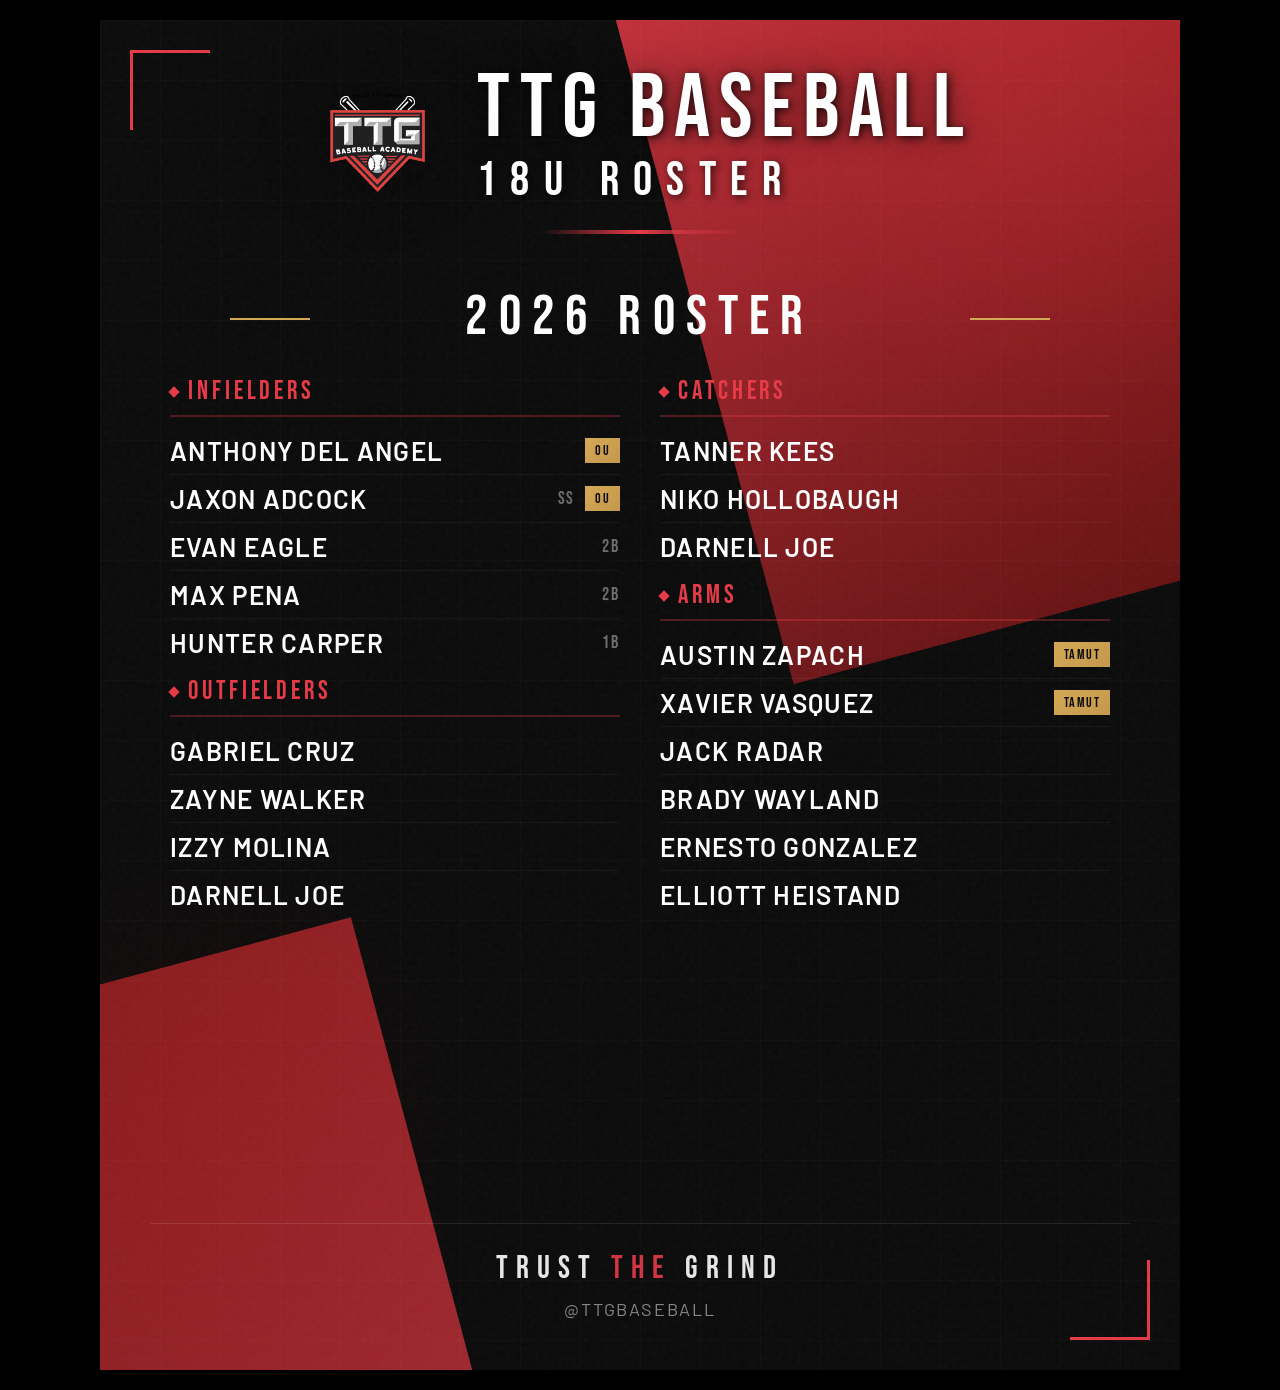
<file: roster-graphic.html>
<!DOCTYPE html>
<html lang="en">
<head>
  <meta charset="UTF-8">
  <meta name="viewport" content="width=device-width, initial-scale=1.0">
  <title>TTG 18U Roster - Social Media Graphic</title>

  <!-- Fonts -->
  <link rel="preconnect" href="https://fonts.googleapis.com">
  <link rel="preconnect" href="https://fonts.gstatic.com" crossorigin>
  <link href="https://fonts.googleapis.com/css2?family=Bebas+Neue&family=Barlow:wght@400;600;700&display=swap" rel="stylesheet">

  <style>
    /* === SOCIAL MEDIA ROSTER GRAPHIC === */
    /* Dimensions: 1080x1350 (Instagram Portrait) */

    * {
      box-sizing: border-box;
      margin: 0;
      padding: 0;
    }

    :root {
      --red: #e63946;
      --red-dark: #b71c1c;
      --red-glow: rgba(230, 57, 70, 0.5);
      --black: #0a0a0a;
      --dark: #111111;
      --gray: #1a1a1a;
      --white: #ffffff;
      --gold: #d4a853;
    }

    body {
      background: #000;
      display: flex;
      justify-content: center;
      align-items: center;
      min-height: 100vh;
      padding: 20px;
    }

    /* Main Graphic Container */
    .roster-graphic {
      width: 1080px;
      height: 1350px;
      background: var(--black);
      position: relative;
      overflow: hidden;
      font-family: 'Barlow', sans-serif;
    }

    /* Noise Texture Overlay */
    .roster-graphic::before {
      content: '';
      position: absolute;
      inset: 0;
      background-image: url("data:image/svg+xml,%3Csvg viewBox='0 0 256 256' xmlns='http://www.w3.org/2000/svg'%3E%3Cfilter id='noise'%3E%3CfeTurbulence type='fractalNoise' baseFrequency='0.9' numOctaves='4' stitchTiles='stitch'/%3E%3C/filter%3E%3Crect width='100%25' height='100%25' filter='url(%23noise)'/%3E%3C/svg%3E");
      opacity: 0.04;
      pointer-events: none;
      z-index: 100;
    }

    /* Diagonal Red Slash - Top Right */
    .slash-top {
      position: absolute;
      top: -200px;
      right: -100px;
      width: 600px;
      height: 800px;
      background: linear-gradient(135deg, var(--red) 0%, var(--red-dark) 100%);
      transform: rotate(-15deg);
      opacity: 0.9;
    }

    .slash-top::after {
      content: '';
      position: absolute;
      inset: 0;
      background: linear-gradient(to bottom, transparent 0%, rgba(0,0,0,0.4) 100%);
    }

    /* Diagonal Red Slash - Bottom Left */
    .slash-bottom {
      position: absolute;
      bottom: -300px;
      left: -150px;
      width: 500px;
      height: 700px;
      background: linear-gradient(135deg, var(--red-dark) 0%, var(--red) 100%);
      transform: rotate(-15deg);
      opacity: 0.7;
    }

    /* Grid Lines Background */
    .grid-lines {
      position: absolute;
      inset: 0;
      background-image:
        linear-gradient(rgba(255,255,255,0.02) 1px, transparent 1px),
        linear-gradient(90deg, rgba(255,255,255,0.02) 1px, transparent 1px);
      background-size: 60px 60px;
      z-index: 1;
    }

    /* Content Container */
    .content {
      position: relative;
      z-index: 10;
      height: 100%;
      display: flex;
      flex-direction: column;
      padding: 50px;
    }

    /* Header */
    .header {
      text-align: center;
      margin-bottom: 30px;
    }

    .header-row {
      display: flex;
      align-items: center;
      justify-content: center;
      gap: 30px;
      position: relative;
      z-index: 20;
    }

    .header-text {
      text-align: left;
    }

    .logo-image {
      width: 140px;
      height: auto;
      filter: drop-shadow(0 0 30px rgba(0,0,0,0.5));
    }

    .logo-text {
      font-family: 'Bebas Neue', sans-serif;
      font-size: 90px;
      color: var(--white);
      letter-spacing: 0.1em;
      line-height: 0.85;
      text-shadow: 2px 2px 8px rgba(0,0,0,0.8), 0 0 30px rgba(0,0,0,0.5);
    }

    .logo-text span {
      color: var(--white);
      text-shadow: 2px 2px 8px rgba(0,0,0,0.8), 0 0 30px rgba(0,0,0,0.5);
    }

    .team-label {
      font-family: 'Bebas Neue', sans-serif;
      font-size: 48px;
      color: var(--white);
      letter-spacing: 0.3em;
      margin-top: 5px;
      text-shadow: 2px 2px 8px rgba(0,0,0,0.8);
    }

    .divider {
      width: 200px;
      height: 4px;
      background: linear-gradient(90deg, transparent, var(--red), transparent);
      margin: 20px auto;
    }

    /* Roster Title */
    .roster-title {
      font-family: 'Bebas Neue', sans-serif;
      font-size: 56px;
      color: var(--white);
      text-align: center;
      letter-spacing: 0.2em;
      margin-bottom: 25px;
      position: relative;
    }

    .roster-title::before,
    .roster-title::after {
      content: '';
      position: absolute;
      top: 50%;
      width: 80px;
      height: 2px;
      background: var(--gold);
    }

    .roster-title::before { left: 80px; }
    .roster-title::after { right: 80px; }

    /* Roster Grid */
    .roster-grid {
      flex: 1;
      display: grid;
      grid-template-columns: 1fr 1fr;
      gap: 15px 40px;
      padding: 0 20px;
    }

    /* Position Group */
    .position-group {
      margin-bottom: 10px;
    }

    .position-label {
      font-family: 'Bebas Neue', sans-serif;
      font-size: 26px;
      color: var(--red);
      letter-spacing: 0.15em;
      padding-bottom: 8px;
      border-bottom: 2px solid rgba(230, 57, 70, 0.3);
      margin-bottom: 10px;
      display: flex;
      align-items: center;
      gap: 10px;
    }

    .position-label::before {
      content: '';
      width: 8px;
      height: 8px;
      background: var(--red);
      transform: rotate(45deg);
    }

    /* Player Names */
    .player-list {
      list-style: none;
    }

    .player-item {
      display: flex;
      align-items: center;
      padding: 8px 0;
      border-bottom: 1px solid rgba(255,255,255,0.05);
    }

    .player-item:last-child {
      border-bottom: none;
    }

    .player-name {
      font-family: 'Barlow', sans-serif;
      font-size: 26px;
      font-weight: 600;
      color: var(--white);
      text-transform: uppercase;
      letter-spacing: 0.05em;
      flex: 1;
    }

    .player-pos {
      font-family: 'Bebas Neue', sans-serif;
      font-size: 18px;
      color: rgba(255,255,255,0.4);
      letter-spacing: 0.1em;
      margin-left: 10px;
    }

    .commit-badge {
      background: linear-gradient(135deg, var(--gold) 0%, #c4984a 100%);
      color: var(--black);
      font-family: 'Bebas Neue', sans-serif;
      font-size: 14px;
      padding: 4px 10px;
      letter-spacing: 0.1em;
      margin-left: 10px;
    }

    /* Footer */
    .footer {
      text-align: center;
      padding-top: 25px;
      border-top: 1px solid rgba(255,255,255,0.1);
      margin-top: auto;
    }

    .tagline {
      font-family: 'Bebas Neue', sans-serif;
      font-size: 32px;
      color: var(--white);
      letter-spacing: 0.25em;
      opacity: 0.9;
    }

    .tagline span {
      color: var(--red);
    }

    .social-handle {
      font-family: 'Barlow', sans-serif;
      font-size: 18px;
      color: rgba(255,255,255,0.5);
      letter-spacing: 0.1em;
      margin-top: 10px;
    }

    /* Corner Accents */
    .corner {
      position: absolute;
      width: 80px;
      height: 80px;
      z-index: 5;
    }

    .corner--tl {
      top: 30px;
      left: 30px;
      border-top: 3px solid var(--red);
      border-left: 3px solid var(--red);
    }

    .corner--br {
      bottom: 30px;
      right: 30px;
      border-bottom: 3px solid var(--red);
      border-right: 3px solid var(--red);
    }

    /* Glow Effects */
    .glow-orb {
      position: absolute;
      border-radius: 50%;
      filter: blur(100px);
      z-index: 0;
    }

    .glow-orb--1 {
      width: 400px;
      height: 400px;
      background: var(--red);
      opacity: 0.15;
      top: -100px;
      right: -100px;
    }

    .glow-orb--2 {
      width: 300px;
      height: 300px;
      background: var(--red-dark);
      opacity: 0.1;
      bottom: 100px;
      left: -50px;
    }
  </style>
</head>
<body>
  <div class="roster-graphic">
    <!-- Background Elements -->
    <div class="slash-top"></div>
    <div class="slash-bottom"></div>
    <div class="grid-lines"></div>
    <div class="glow-orb glow-orb--1"></div>
    <div class="glow-orb glow-orb--2"></div>

    <!-- Corner Accents -->
    <div class="corner corner--tl"></div>
    <div class="corner corner--br"></div>

    <!-- Content -->
    <div class="content">
      <!-- Header -->
      <header class="header">
        <div class="header-row">
          <img src="assets/images/logo.png" alt="TTG Baseball Academy" class="logo-image">
          <div class="header-text">
            <div class="logo-text">TTG <span>BASEBALL</span></div>
            <div class="team-label">18U ROSTER</div>
          </div>
        </div>
        <div class="divider"></div>
      </header>

      <!-- Roster -->
      <div class="roster-title">2026 ROSTER</div>

      <div class="roster-grid">
        <!-- Left Column -->
        <div>
          <!-- Infielders -->
          <div class="position-group">
            <div class="position-label">INFIELDERS</div>
            <ul class="player-list">
              <li class="player-item">
                <span class="player-name">Anthony Del Angel</span>
                <span class="commit-badge">OU</span>
              </li>
              <li class="player-item">
                <span class="player-name">Jaxon Adcock</span>
                <span class="player-pos">SS</span>
                <span class="commit-badge">OU</span>
              </li>
              <li class="player-item">
                <span class="player-name">Evan Eagle</span>
                <span class="player-pos">2B</span>
              </li>
              <li class="player-item">
                <span class="player-name">Max Pena</span>
                <span class="player-pos">2B</span>
              </li>
              <li class="player-item">
                <span class="player-name">Hunter Carper</span>
                <span class="player-pos">1B</span>
              </li>
            </ul>
          </div>

          <!-- Outfielders -->
          <div class="position-group">
            <div class="position-label">OUTFIELDERS</div>
            <ul class="player-list">
              <li class="player-item">
                <span class="player-name">Gabriel Cruz</span>
              </li>
              <li class="player-item">
                <span class="player-name">Zayne Walker</span>
              </li>
              <li class="player-item">
                <span class="player-name">Izzy Molina</span>
              </li>
              <li class="player-item">
                <span class="player-name">Darnell Joe</span>
              </li>
            </ul>
          </div>
        </div>

        <!-- Right Column -->
        <div>
          <!-- Catchers -->
          <div class="position-group">
            <div class="position-label">CATCHERS</div>
            <ul class="player-list">
              <li class="player-item">
                <span class="player-name">Tanner Kees</span>
              </li>
              <li class="player-item">
                <span class="player-name">Niko Hollobaugh</span>
              </li>
              <li class="player-item">
                <span class="player-name">Darnell Joe</span>
              </li>
            </ul>
          </div>

          <!-- Pitchers -->
          <div class="position-group">
            <div class="position-label">ARMS</div>
            <ul class="player-list">
              <li class="player-item">
                <span class="player-name">Austin Zapach</span>
                <span class="commit-badge">TAMUT</span>
              </li>
              <li class="player-item">
                <span class="player-name">Xavier Vasquez</span>
                <span class="commit-badge">TAMUT</span>
              </li>
              <li class="player-item">
                <span class="player-name">Jack Radar</span>
              </li>
              <li class="player-item">
                <span class="player-name">Brady Wayland</span>
              </li>
              <li class="player-item">
                <span class="player-name">Ernesto Gonzalez</span>
              </li>
              <li class="player-item">
                <span class="player-name">Elliott Heistand</span>
              </li>
            </ul>
          </div>
        </div>
      </div>

      <!-- Footer -->
      <footer class="footer">
        <div class="tagline">TRUST <span>THE</span> GRIND</div>
        <div class="social-handle">@TTGBASEBALL</div>
      </footer>
    </div>
  </div>
</body>
</html>
</file>
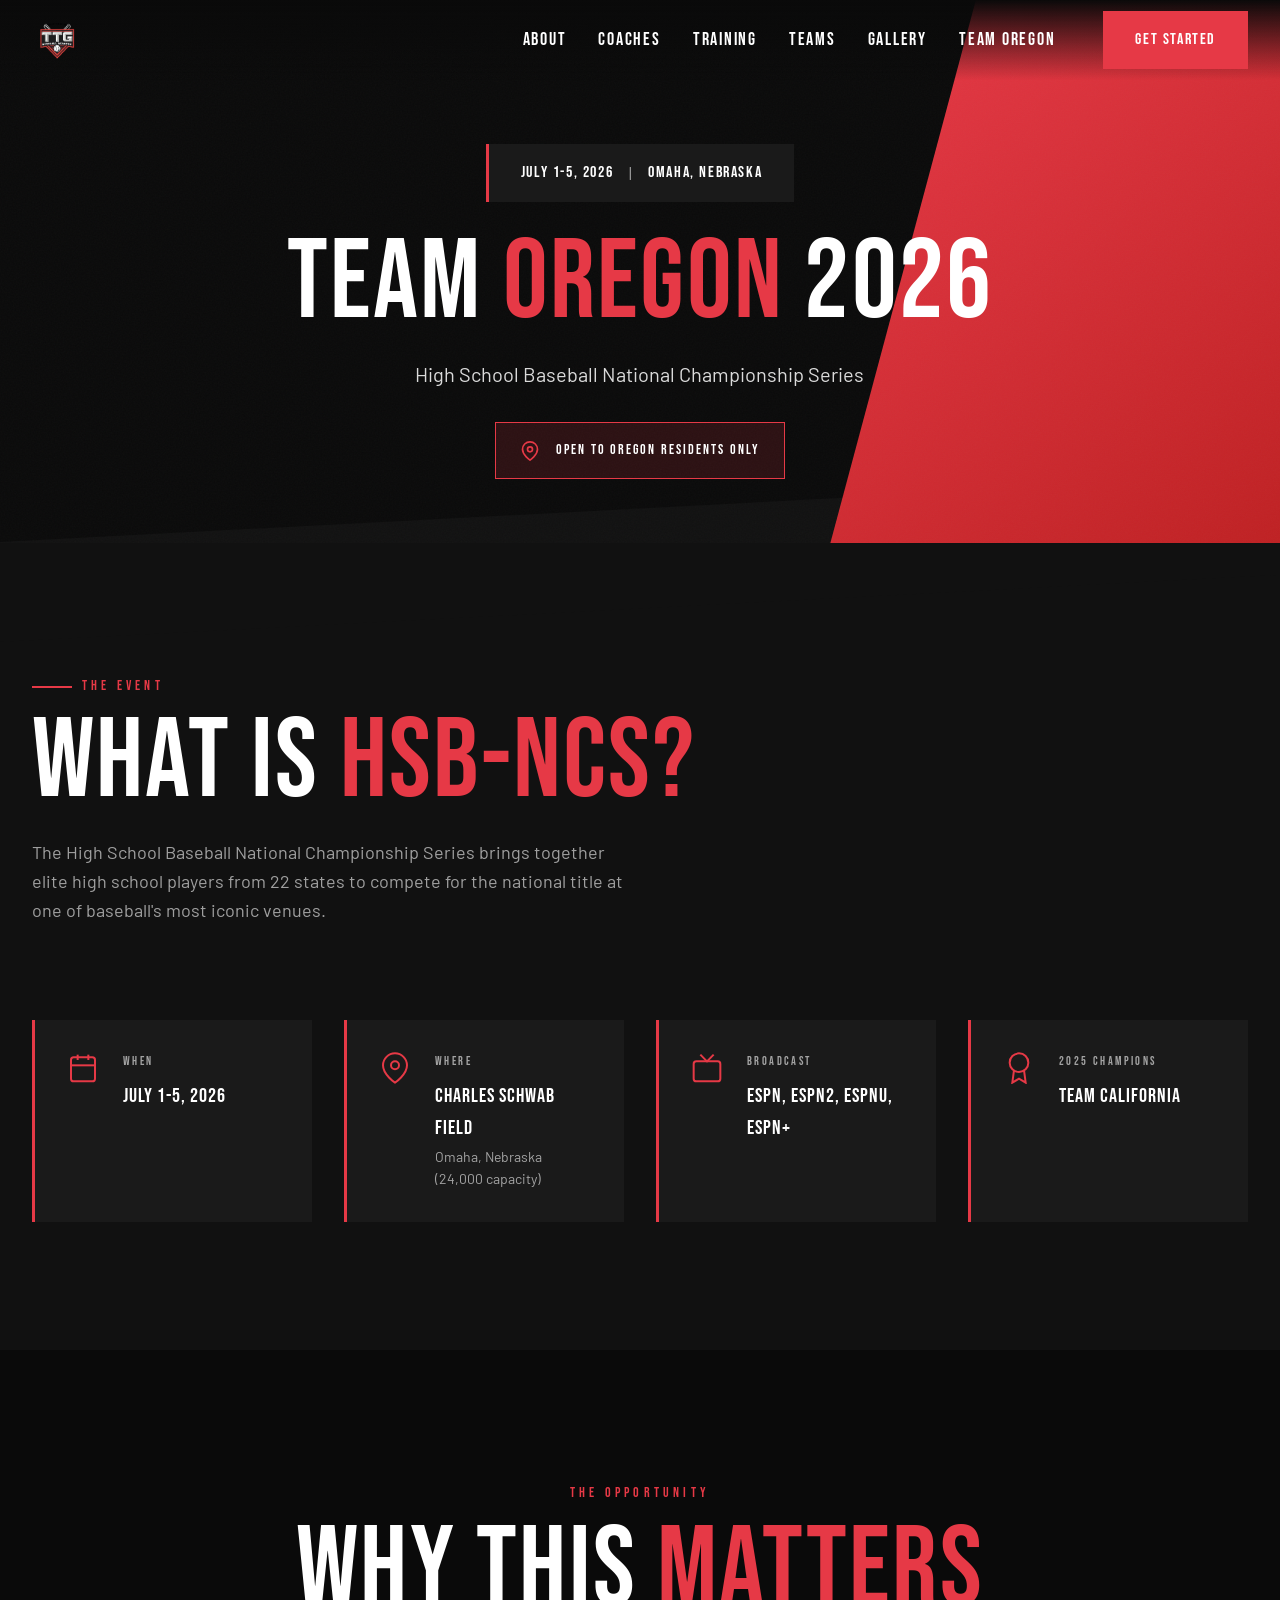
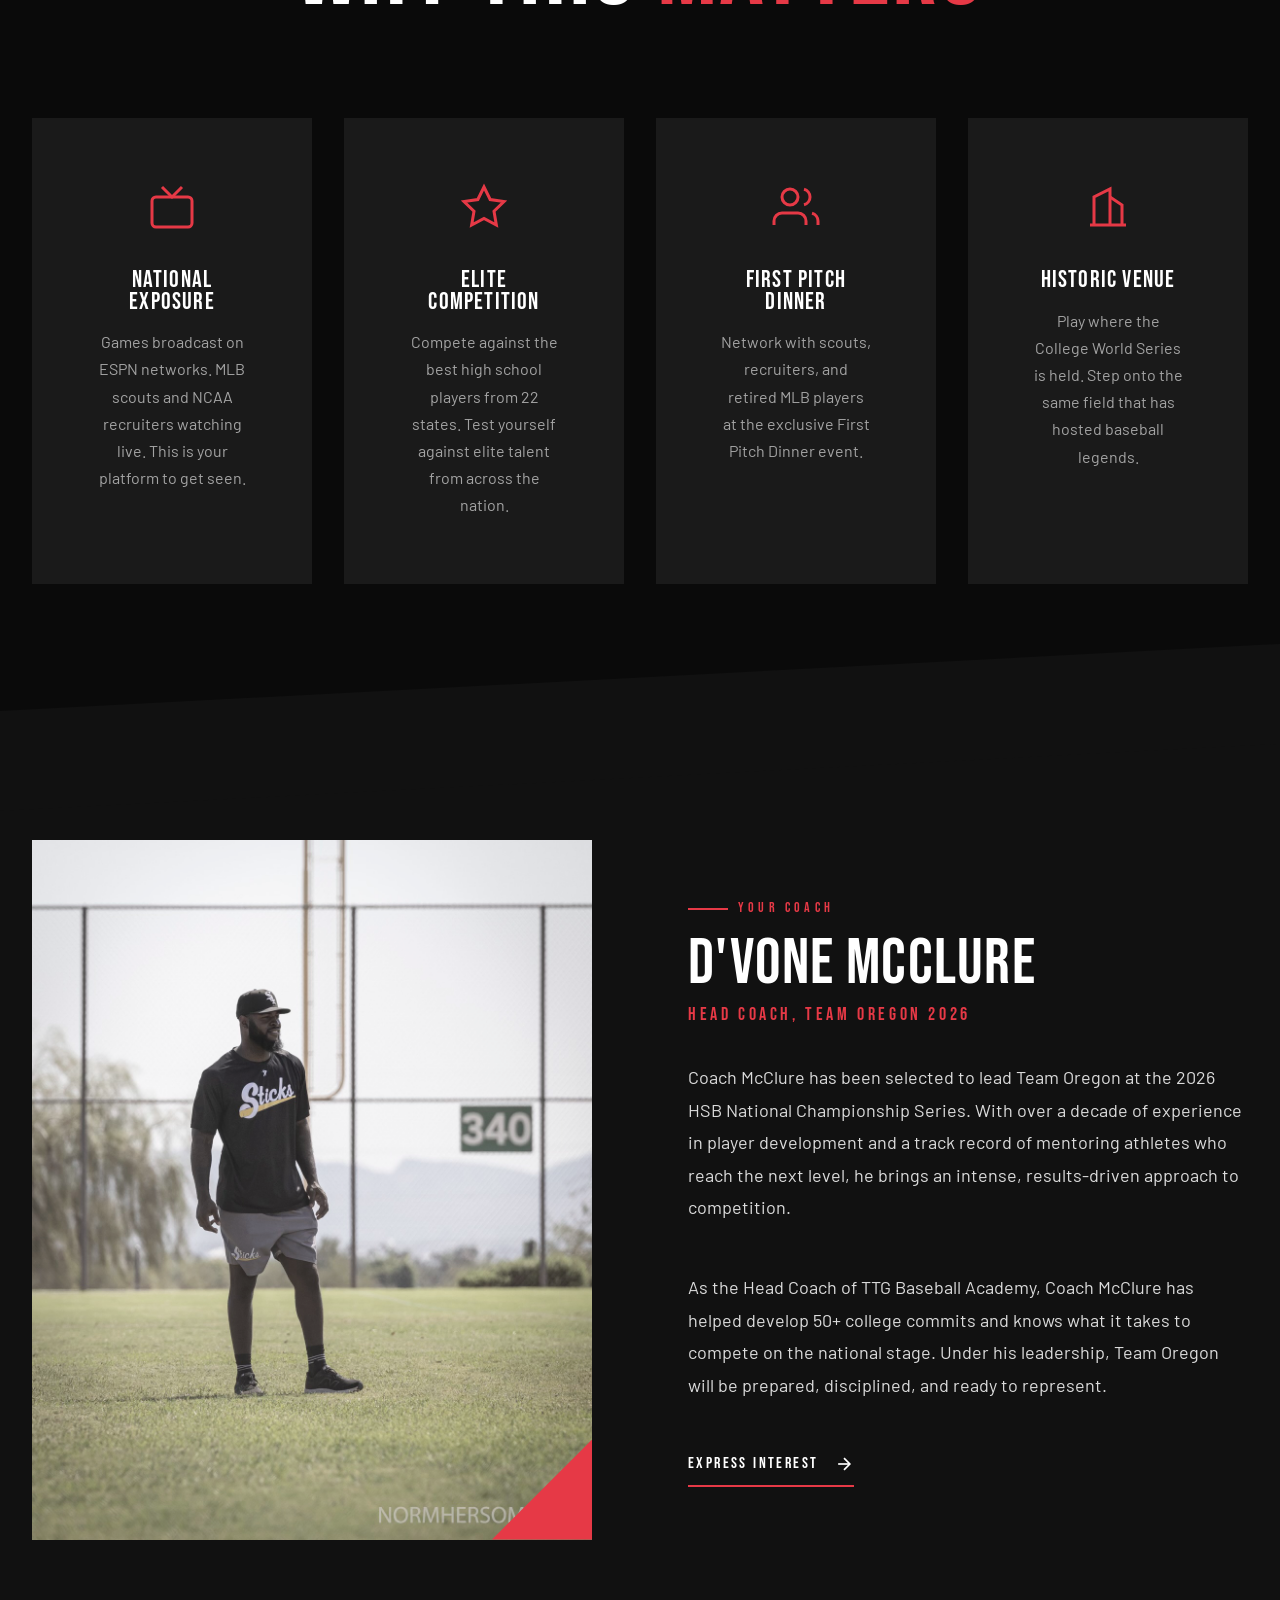
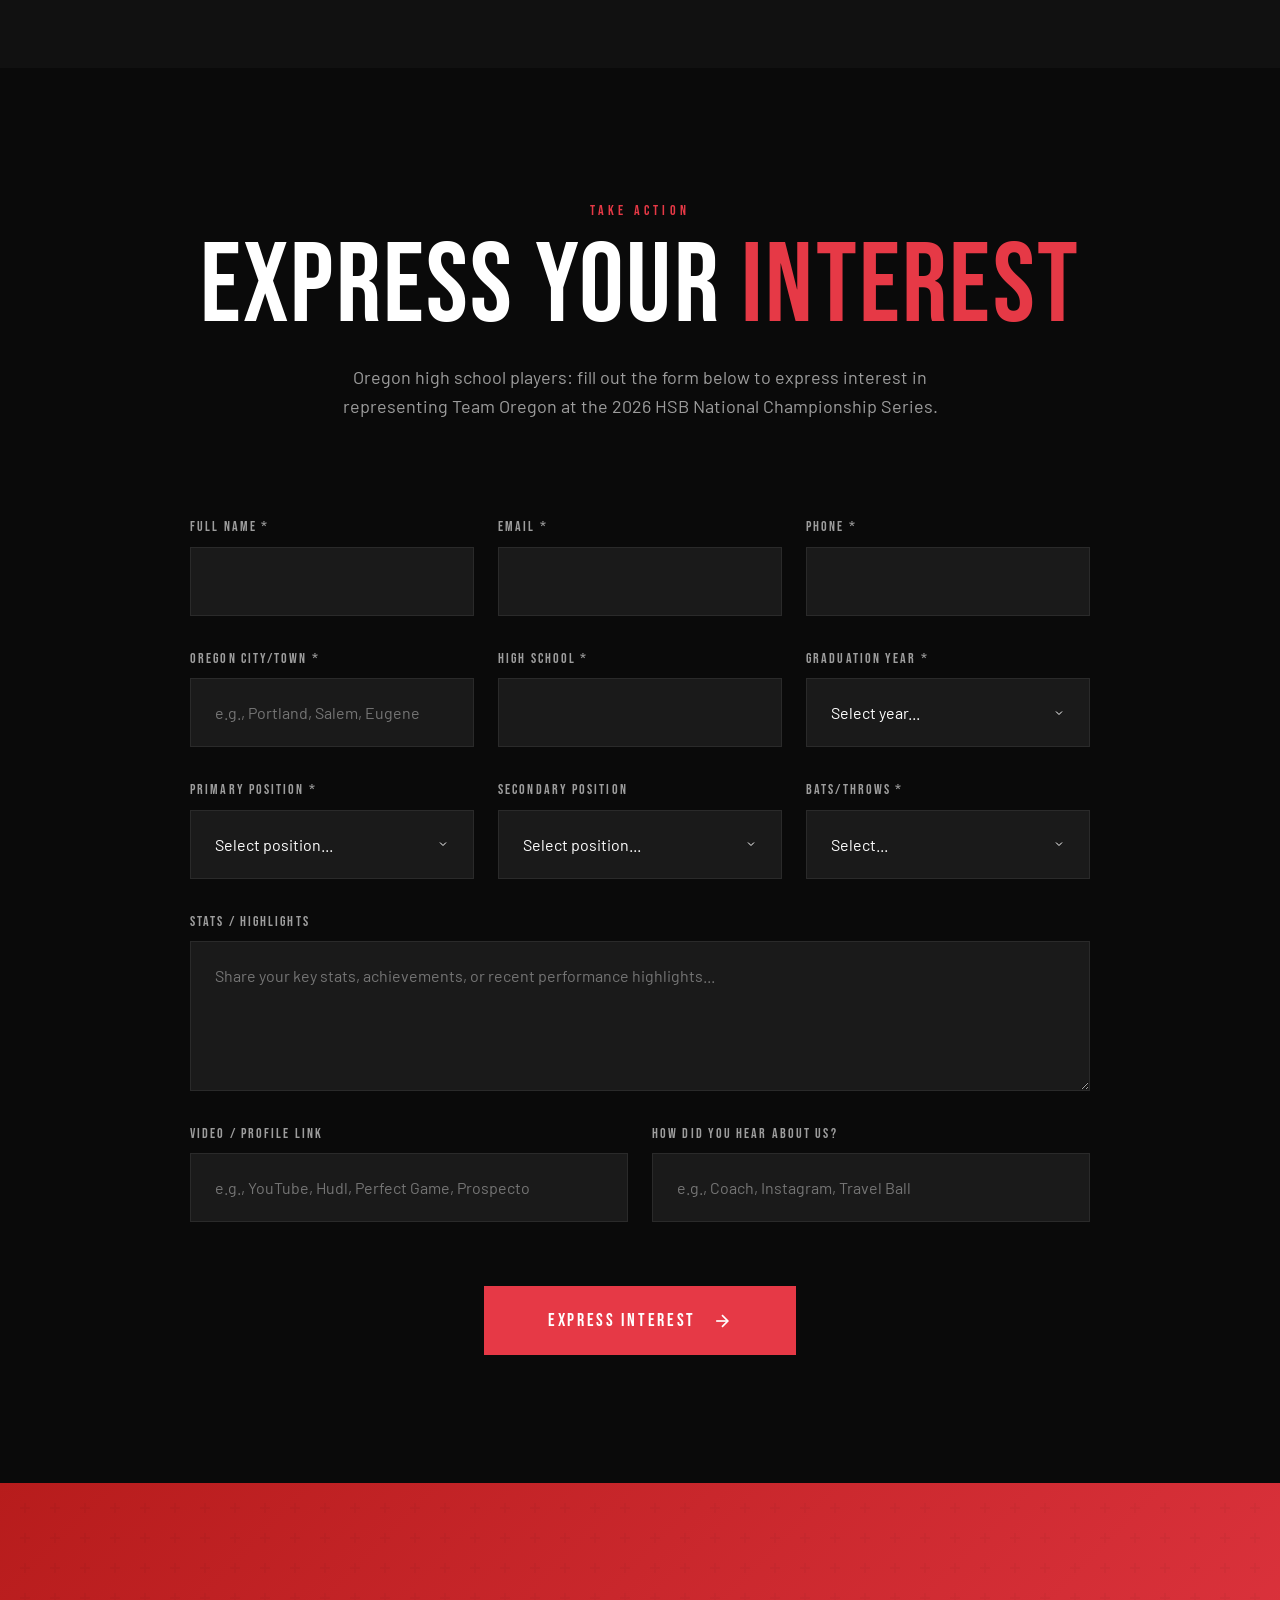
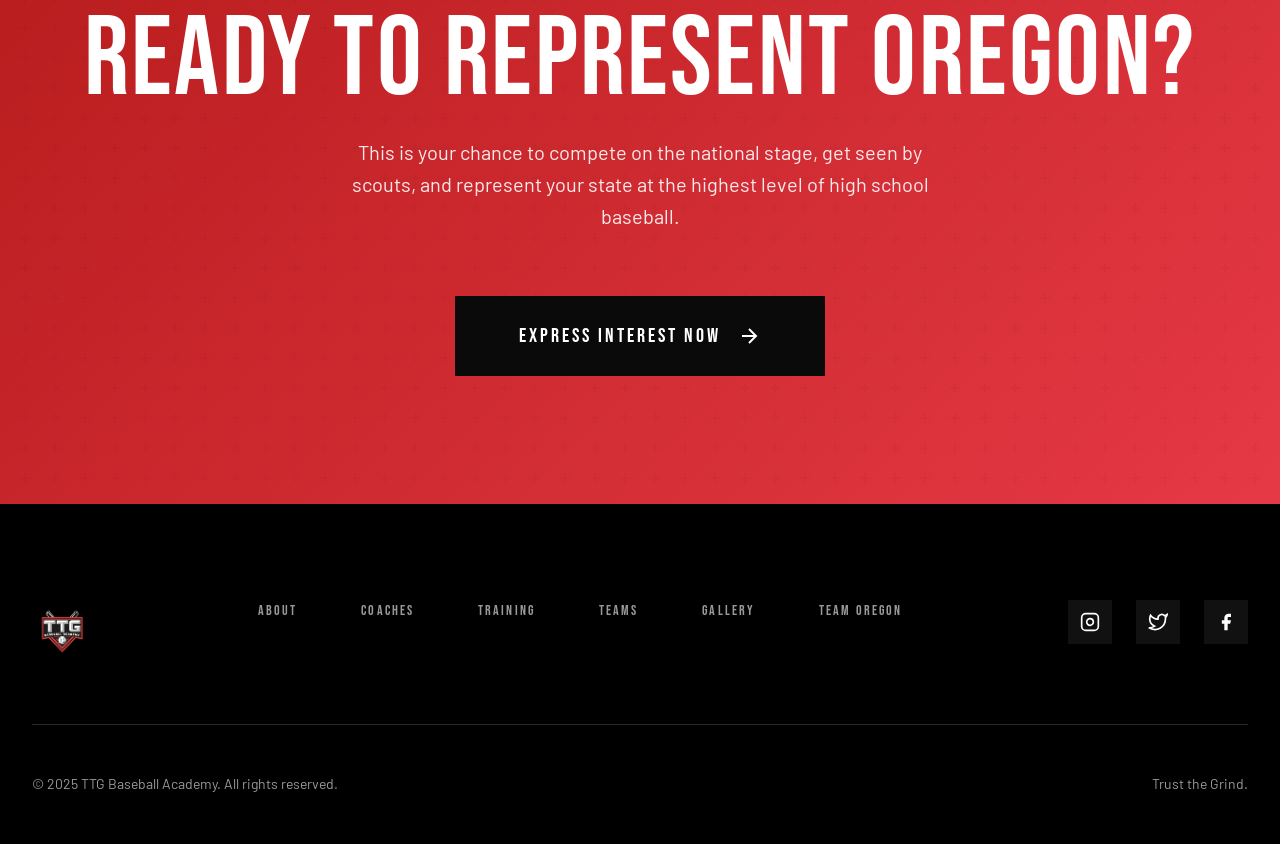
<file: team-oregon.html>
<!DOCTYPE html>
<html lang="en">
<head>
  <meta charset="UTF-8">
  <meta name="viewport" content="width=device-width, initial-scale=1.0">
  <meta name="description" content="Team Oregon 2026 - High School Baseball National Championship Series. Coached by D'vone McClure. Oregon residents: express your interest to represent your state.">

  <title>Team Oregon 2026 | TTG Baseball Academy</title>

  <!-- Fonts -->
  <link rel="preconnect" href="https://fonts.googleapis.com">
  <link rel="preconnect" href="https://fonts.gstatic.com" crossorigin>
  <link href="https://fonts.googleapis.com/css2?family=Barlow:wght@400;500;600&family=Bebas+Neue&display=swap" rel="stylesheet">

  <!-- Styles -->
  <link rel="stylesheet" href="css/styles.css">
</head>
<body>
  <!-- Header -->
  <header class="header" id="header">
    <div class="header__inner">
      <a href="index.html">
        <img src="assets/images/logo.png" alt="TTG Baseball Academy" class="header__logo">
      </a>

      <nav class="nav">
        <button class="nav-toggle" id="navToggle" aria-label="Toggle navigation">
          <span class="nav-toggle__bar"></span>
          <span class="nav-toggle__bar"></span>
          <span class="nav-toggle__bar"></span>
        </button>

        <ul class="nav__list" id="navList">
          <li><a href="index.html#about" class="nav__link">About</a></li>
          <li><a href="index.html#coaches" class="nav__link">Coaches</a></li>
          <li><a href="index.html#services" class="nav__link">Training</a></li>
          <li><a href="teams.html" class="nav__link">Teams</a></li>
          <li><a href="gallery.html" class="nav__link">Gallery</a></li>
          <li><a href="team-oregon.html" class="nav__link">Team Oregon</a></li>
        </ul>

        <a href="contact.html" class="nav__cta"><span>Get Started</span></a>
      </nav>
    </div>
  </header>

  <main>
    <!-- Page Hero -->
    <section class="page-hero page-hero--tall">
      <div class="page-hero__content">
        <div class="event-badge">
          <span class="event-badge__date">July 1-5, 2026</span>
          <span class="event-badge__divider">|</span>
          <span class="event-badge__location">Omaha, Nebraska</span>
        </div>
        <h1 class="page-hero__title text-huge">
          Team <span class="text-red">Oregon</span> 2026
        </h1>
        <p class="page-hero__subtitle">
          High School Baseball National Championship Series
        </p>
        <div class="eligibility-note">
          <svg width="20" height="20" viewBox="0 0 24 24" fill="none" stroke="currentColor" stroke-width="2">
            <path d="M21 10c0 7-9 13-9 13s-9-6-9-13a9 9 0 0 1 18 0z"/>
            <circle cx="12" cy="10" r="3"/>
          </svg>
          <span>Open to Oregon Residents Only</span>
        </div>
      </div>
    </section>

    <!-- Event Overview Section -->
    <section class="section section--dark" id="overview">
      <div class="section__divider"></div>
      <div class="section__inner">
        <div class="section-header reveal">
          <span class="section-header__label">The Event</span>
          <h2 class="section-header__title text-huge">
            What is <span class="text-red">HSB-NCS?</span>
          </h2>
          <p class="section-header__text">
            The High School Baseball National Championship Series brings together elite high school players
            from 22 states to compete for the national title at one of baseball's most iconic venues.
          </p>
        </div>

        <div class="event-details reveal">
          <div class="event-detail">
            <div class="event-detail__icon">
              <svg width="32" height="32" viewBox="0 0 24 24" fill="none" stroke="currentColor" stroke-width="1.5">
                <rect x="3" y="4" width="18" height="18" rx="2" ry="2"/>
                <line x1="16" y1="2" x2="16" y2="6"/>
                <line x1="8" y1="2" x2="8" y2="6"/>
                <line x1="3" y1="10" x2="21" y2="10"/>
              </svg>
            </div>
            <div class="event-detail__content">
              <div class="event-detail__label">When</div>
              <div class="event-detail__value">July 1-5, 2026</div>
            </div>
          </div>

          <div class="event-detail">
            <div class="event-detail__icon">
              <svg width="32" height="32" viewBox="0 0 24 24" fill="none" stroke="currentColor" stroke-width="1.5">
                <path d="M21 10c0 7-9 13-9 13s-9-6-9-13a9 9 0 0 1 18 0z"/>
                <circle cx="12" cy="10" r="3"/>
              </svg>
            </div>
            <div class="event-detail__content">
              <div class="event-detail__label">Where</div>
              <div class="event-detail__value">Charles Schwab Field</div>
              <div class="event-detail__sub">Omaha, Nebraska (24,000 capacity)</div>
            </div>
          </div>

          <div class="event-detail">
            <div class="event-detail__icon">
              <svg width="32" height="32" viewBox="0 0 24 24" fill="none" stroke="currentColor" stroke-width="1.5">
                <rect x="2" y="7" width="20" height="15" rx="2" ry="2"/>
                <polyline points="17 2 12 7 7 2"/>
              </svg>
            </div>
            <div class="event-detail__content">
              <div class="event-detail__label">Broadcast</div>
              <div class="event-detail__value">ESPN, ESPN2, ESPNU, ESPN+</div>
            </div>
          </div>

          <div class="event-detail">
            <div class="event-detail__icon">
              <svg width="32" height="32" viewBox="0 0 24 24" fill="none" stroke="currentColor" stroke-width="1.5">
                <circle cx="12" cy="8" r="7"/>
                <polyline points="8.21 13.89 7 23 12 20 17 23 15.79 13.88"/>
              </svg>
            </div>
            <div class="event-detail__content">
              <div class="event-detail__label">2025 Champions</div>
              <div class="event-detail__value">Team California</div>
            </div>
          </div>
        </div>
      </div>
    </section>

    <!-- Why This Matters Section -->
    <section class="section section--black" id="why">
      <div class="section__inner">
        <div class="section-header section-header--center reveal">
          <span class="section-header__label">The Opportunity</span>
          <h2 class="section-header__title text-huge">
            Why This <span class="text-red">Matters</span>
          </h2>
        </div>

        <div class="opportunity-grid">
          <div class="opportunity-card reveal reveal-delay-1">
            <div class="opportunity-card__icon">
              <svg width="48" height="48" viewBox="0 0 24 24" fill="none" stroke="currentColor" stroke-width="1.5">
                <rect x="2" y="7" width="20" height="15" rx="2" ry="2"/>
                <polyline points="17 2 12 7 7 2"/>
              </svg>
            </div>
            <h3 class="opportunity-card__title">National Exposure</h3>
            <p class="opportunity-card__text">
              Games broadcast on ESPN networks. MLB scouts and NCAA recruiters watching live.
              This is your platform to get seen.
            </p>
          </div>

          <div class="opportunity-card reveal reveal-delay-2">
            <div class="opportunity-card__icon">
              <svg width="48" height="48" viewBox="0 0 24 24" fill="none" stroke="currentColor" stroke-width="1.5">
                <polygon points="12 2 15.09 8.26 22 9.27 17 14.14 18.18 21.02 12 17.77 5.82 21.02 7 14.14 2 9.27 8.91 8.26 12 2"/>
              </svg>
            </div>
            <h3 class="opportunity-card__title">Elite Competition</h3>
            <p class="opportunity-card__text">
              Compete against the best high school players from 22 states.
              Test yourself against elite talent from across the nation.
            </p>
          </div>

          <div class="opportunity-card reveal reveal-delay-3">
            <div class="opportunity-card__icon">
              <svg width="48" height="48" viewBox="0 0 24 24" fill="none" stroke="currentColor" stroke-width="1.5">
                <path d="M17 21v-2a4 4 0 0 0-4-4H5a4 4 0 0 0-4 4v2"/>
                <circle cx="9" cy="7" r="4"/>
                <path d="M23 21v-2a4 4 0 0 0-3-3.87"/>
                <path d="M16 3.13a4 4 0 0 1 0 7.75"/>
              </svg>
            </div>
            <h3 class="opportunity-card__title">First Pitch Dinner</h3>
            <p class="opportunity-card__text">
              Network with scouts, recruiters, and retired MLB players at the exclusive
              First Pitch Dinner event.
            </p>
          </div>

          <div class="opportunity-card reveal reveal-delay-4">
            <div class="opportunity-card__icon">
              <svg width="48" height="48" viewBox="0 0 24 24" fill="none" stroke="currentColor" stroke-width="1.5">
                <path d="M3 21h18"/>
                <path d="M5 21V7l8-4v18"/>
                <path d="M19 21V11l-6-4"/>
                <path d="M9 9v.01"/>
                <path d="M9 12v.01"/>
                <path d="M9 15v.01"/>
                <path d="M9 18v.01"/>
              </svg>
            </div>
            <h3 class="opportunity-card__title">Historic Venue</h3>
            <p class="opportunity-card__text">
              Play where the College World Series is held. Step onto the same field
              that has hosted baseball legends.
            </p>
          </div>
        </div>
      </div>
    </section>

    <!-- Your Coach Section -->
    <section class="section section--dark" id="coach">
      <div class="section__divider"></div>
      <div class="section__inner">
        <div class="coach reveal">
          <div class="coach__image-wrapper">
            <img src="assets/images/coach-1.jpg" alt="D'vone McClure - Team Oregon Head Coach" class="coach__image">
          </div>
          <div class="coach__content">
            <span class="section-header__label">Your Coach</span>
            <h3 class="coach__name text-large">D'vone McClure</h3>
            <div class="coach__title">Head Coach, Team Oregon 2026</div>
            <p class="coach__bio">
              Coach McClure has been selected to lead Team Oregon at the 2026 HSB National Championship Series.
              With over a decade of experience in player development and a track record of mentoring athletes
              who reach the next level, he brings an intense, results-driven approach to competition.
            </p>
            <p class="coach__bio">
              As the Head Coach of TTG Baseball Academy, Coach McClure has helped develop 50+ college commits
              and knows what it takes to compete on the national stage. Under his leadership, Team Oregon
              will be prepared, disciplined, and ready to represent.
            </p>
            <a href="#interest-form" class="coach__link">
              Express Interest
              <svg width="20" height="20" viewBox="0 0 24 24" fill="none" stroke="currentColor" stroke-width="2">
                <line x1="5" y1="12" x2="19" y2="12"></line>
                <polyline points="12 5 19 12 12 19"></polyline>
              </svg>
            </a>
          </div>
        </div>
      </div>
    </section>

    <!-- Interest Form Section -->
    <section class="section section--black" id="interest-form">
      <div class="section__inner">
        <div class="section-header section-header--center reveal">
          <span class="section-header__label">Take Action</span>
          <h2 class="section-header__title text-huge">
            Express Your <span class="text-red">Interest</span>
          </h2>
          <p class="section-header__text">
            Oregon high school players: fill out the form below to express interest in representing
            Team Oregon at the 2026 HSB National Championship Series.
          </p>
        </div>

        <form class="oregon-form reveal" id="oregonInterestForm">
          <!-- Row 1: Name, Email, Phone -->
          <div class="form-row form-row--3">
            <div class="form-group">
              <label for="fullName" class="form-label">Full Name *</label>
              <input type="text" id="fullName" name="fullName" class="form-input" required>
            </div>
            <div class="form-group">
              <label for="email" class="form-label">Email *</label>
              <input type="email" id="email" name="email" class="form-input" required>
            </div>
            <div class="form-group">
              <label for="phone" class="form-label">Phone *</label>
              <input type="tel" id="phone" name="phone" class="form-input" required>
            </div>
          </div>

          <!-- Row 2: City, High School, Grad Year -->
          <div class="form-row form-row--3">
            <div class="form-group">
              <label for="city" class="form-label">Oregon City/Town *</label>
              <input type="text" id="city" name="city" class="form-input" placeholder="e.g., Portland, Salem, Eugene" required>
            </div>
            <div class="form-group">
              <label for="highSchool" class="form-label">High School *</label>
              <input type="text" id="highSchool" name="highSchool" class="form-input" required>
            </div>
            <div class="form-group">
              <label for="gradYear" class="form-label">Graduation Year *</label>
              <select id="gradYear" name="gradYear" class="form-input" required>
                <option value="">Select year...</option>
                <option value="2026">2026</option>
                <option value="2027">2027</option>
                <option value="2028">2028</option>
              </select>
            </div>
          </div>

          <!-- Row 3: Primary Position, Secondary Position, Bats/Throws -->
          <div class="form-row form-row--3">
            <div class="form-group">
              <label for="primaryPosition" class="form-label">Primary Position *</label>
              <select id="primaryPosition" name="primaryPosition" class="form-input" required>
                <option value="">Select position...</option>
                <option value="P">Pitcher (P)</option>
                <option value="C">Catcher (C)</option>
                <option value="1B">First Base (1B)</option>
                <option value="2B">Second Base (2B)</option>
                <option value="3B">Third Base (3B)</option>
                <option value="SS">Shortstop (SS)</option>
                <option value="LF">Left Field (LF)</option>
                <option value="CF">Center Field (CF)</option>
                <option value="RF">Right Field (RF)</option>
                <option value="UTL">Utility (UTL)</option>
              </select>
            </div>
            <div class="form-group">
              <label for="secondaryPosition" class="form-label">Secondary Position</label>
              <select id="secondaryPosition" name="secondaryPosition" class="form-input">
                <option value="">Select position...</option>
                <option value="P">Pitcher (P)</option>
                <option value="C">Catcher (C)</option>
                <option value="1B">First Base (1B)</option>
                <option value="2B">Second Base (2B)</option>
                <option value="3B">Third Base (3B)</option>
                <option value="SS">Shortstop (SS)</option>
                <option value="LF">Left Field (LF)</option>
                <option value="CF">Center Field (CF)</option>
                <option value="RF">Right Field (RF)</option>
                <option value="UTL">Utility (UTL)</option>
              </select>
            </div>
            <div class="form-group">
              <label for="batsThrows" class="form-label">Bats/Throws *</label>
              <select id="batsThrows" name="batsThrows" class="form-input" required>
                <option value="">Select...</option>
                <option value="R/R">R/R</option>
                <option value="R/L">R/L</option>
                <option value="L/R">L/R</option>
                <option value="L/L">L/L</option>
                <option value="S/R">S/R (Switch/Right)</option>
                <option value="S/L">S/L (Switch/Left)</option>
              </select>
            </div>
          </div>

          <!-- Row 4: Stats/Highlights -->
          <div class="form-group">
            <label for="stats" class="form-label">Stats / Highlights</label>
            <textarea id="stats" name="stats" class="form-textarea" placeholder="Share your key stats, achievements, or recent performance highlights..."></textarea>
          </div>

          <!-- Row 5: Video/Profile Link -->
          <div class="form-row form-row--2">
            <div class="form-group">
              <label for="videoLink" class="form-label">Video / Profile Link</label>
              <input type="url" id="videoLink" name="videoLink" class="form-input" placeholder="e.g., YouTube, Hudl, Perfect Game, Prospecto">
            </div>
            <div class="form-group">
              <label for="hearAbout" class="form-label">How did you hear about us?</label>
              <input type="text" id="hearAbout" name="hearAbout" class="form-input" placeholder="e.g., Coach, Instagram, Travel Ball">
            </div>
          </div>

          <div class="form-actions">
            <button type="submit" class="form-submit form-submit--large">
              Express Interest
              <svg width="20" height="20" viewBox="0 0 24 24" fill="none" stroke="currentColor" stroke-width="2">
                <line x1="5" y1="12" x2="19" y2="12"></line>
                <polyline points="12 5 19 12 12 19"></polyline>
              </svg>
            </button>
          </div>
        </form>
      </div>
    </section>

    <!-- CTA Section -->
    <section class="cta-section">
      <div class="cta-section__inner reveal">
        <h2 class="cta-section__title text-huge">Ready to Represent Oregon?</h2>
        <p class="cta-section__text">
          This is your chance to compete on the national stage, get seen by scouts,
          and represent your state at the highest level of high school baseball.
        </p>
        <a href="#interest-form" class="cta-section__btn">
          Express Interest Now
          <svg width="24" height="24" viewBox="0 0 24 24" fill="none" stroke="currentColor" stroke-width="2">
            <line x1="5" y1="12" x2="19" y2="12"></line>
            <polyline points="12 5 19 12 12 19"></polyline>
          </svg>
        </a>
      </div>
    </section>
  </main>

  <!-- Footer -->
  <footer class="footer">
    <div class="footer__inner">
      <div class="footer__top">
        <img src="assets/images/logo.png" alt="TTG Baseball Academy" class="footer__logo">

        <nav class="footer__nav">
          <a href="index.html#about" class="footer__link">About</a>
          <a href="index.html#coaches" class="footer__link">Coaches</a>
          <a href="index.html#services" class="footer__link">Training</a>
          <a href="teams.html" class="footer__link">Teams</a>
          <a href="gallery.html" class="footer__link">Gallery</a>
          <a href="team-oregon.html" class="footer__link">Team Oregon</a>
        </nav>

        <div class="footer__social">
          <a href="https://www.instagram.com/ttg_baseball_academy/" class="footer__social-link" aria-label="Instagram">
            <svg viewBox="0 0 24 24" fill="none" stroke="currentColor" stroke-width="2">
              <rect x="2" y="2" width="20" height="20" rx="5" ry="5"/>
              <path d="M16 11.37A4 4 0 1 1 12.63 8 4 4 0 0 1 16 11.37z"/>
              <line x1="17.5" y1="6.5" x2="17.51" y2="6.5"/>
            </svg>
          </a>
          <a href="https://x.com/WestCoastScout2" class="footer__social-link" aria-label="Twitter">
            <svg viewBox="0 0 24 24" fill="none" stroke="currentColor" stroke-width="2">
              <path d="M23 3a10.9 10.9 0 0 1-3.14 1.53 4.48 4.48 0 0 0-7.86 3v1A10.66 10.66 0 0 1 3 4s-4 9 5 13a11.64 11.64 0 0 1-7 2c9 5 20 0 20-11.5a4.5 4.5 0 0 0-.08-.83A7.72 7.72 0 0 0 23 3z"/>
            </svg>
          </a>
          <a href="https://www.facebook.com/dvone.mcclure" class="footer__social-link" aria-label="Facebook">
            <svg viewBox="0 0 24 24" fill="currentColor">
              <path d="M18 2h-3a5 5 0 0 0-5 5v3H7v4h3v8h4v-8h3l1-4h-4V7a1 1 0 0 1 1-1h3z"/>
            </svg>
          </a>
        </div>
      </div>

      <div class="footer__bottom">
        <p>&copy; 2025 TTG Baseball Academy. All rights reserved.</p>
        <p>Trust the Grind.</p>
      </div>
    </div>
  </footer>

  <script src="js/main.js"></script>
  <script>
    // Team Oregon Interest Form Handler
    (function() {
      const form = document.getElementById('oregonInterestForm');

      if (form) {
        form.addEventListener('submit', function(e) {
          e.preventDefault();

          const submitBtn = form.querySelector('.form-submit');
          const originalHTML = submitBtn.innerHTML;

          // Loading state
          submitBtn.innerHTML = 'Submitting...';
          submitBtn.disabled = true;

          // Simulate form submission (replace with actual form handler)
          setTimeout(function() {
            submitBtn.innerHTML = 'Interest Received!';
            submitBtn.style.background = '#22c55e';

            // Reset form
            form.reset();

            // Scroll to top of form with success message
            form.scrollIntoView({ behavior: 'smooth', block: 'start' });

            // Reset button after delay
            setTimeout(function() {
              submitBtn.innerHTML = originalHTML;
              submitBtn.style.background = '';
              submitBtn.disabled = false;
            }, 4000);
          }, 1500);
        });
      }
    })();
  </script>
</body>
</html>
</file>
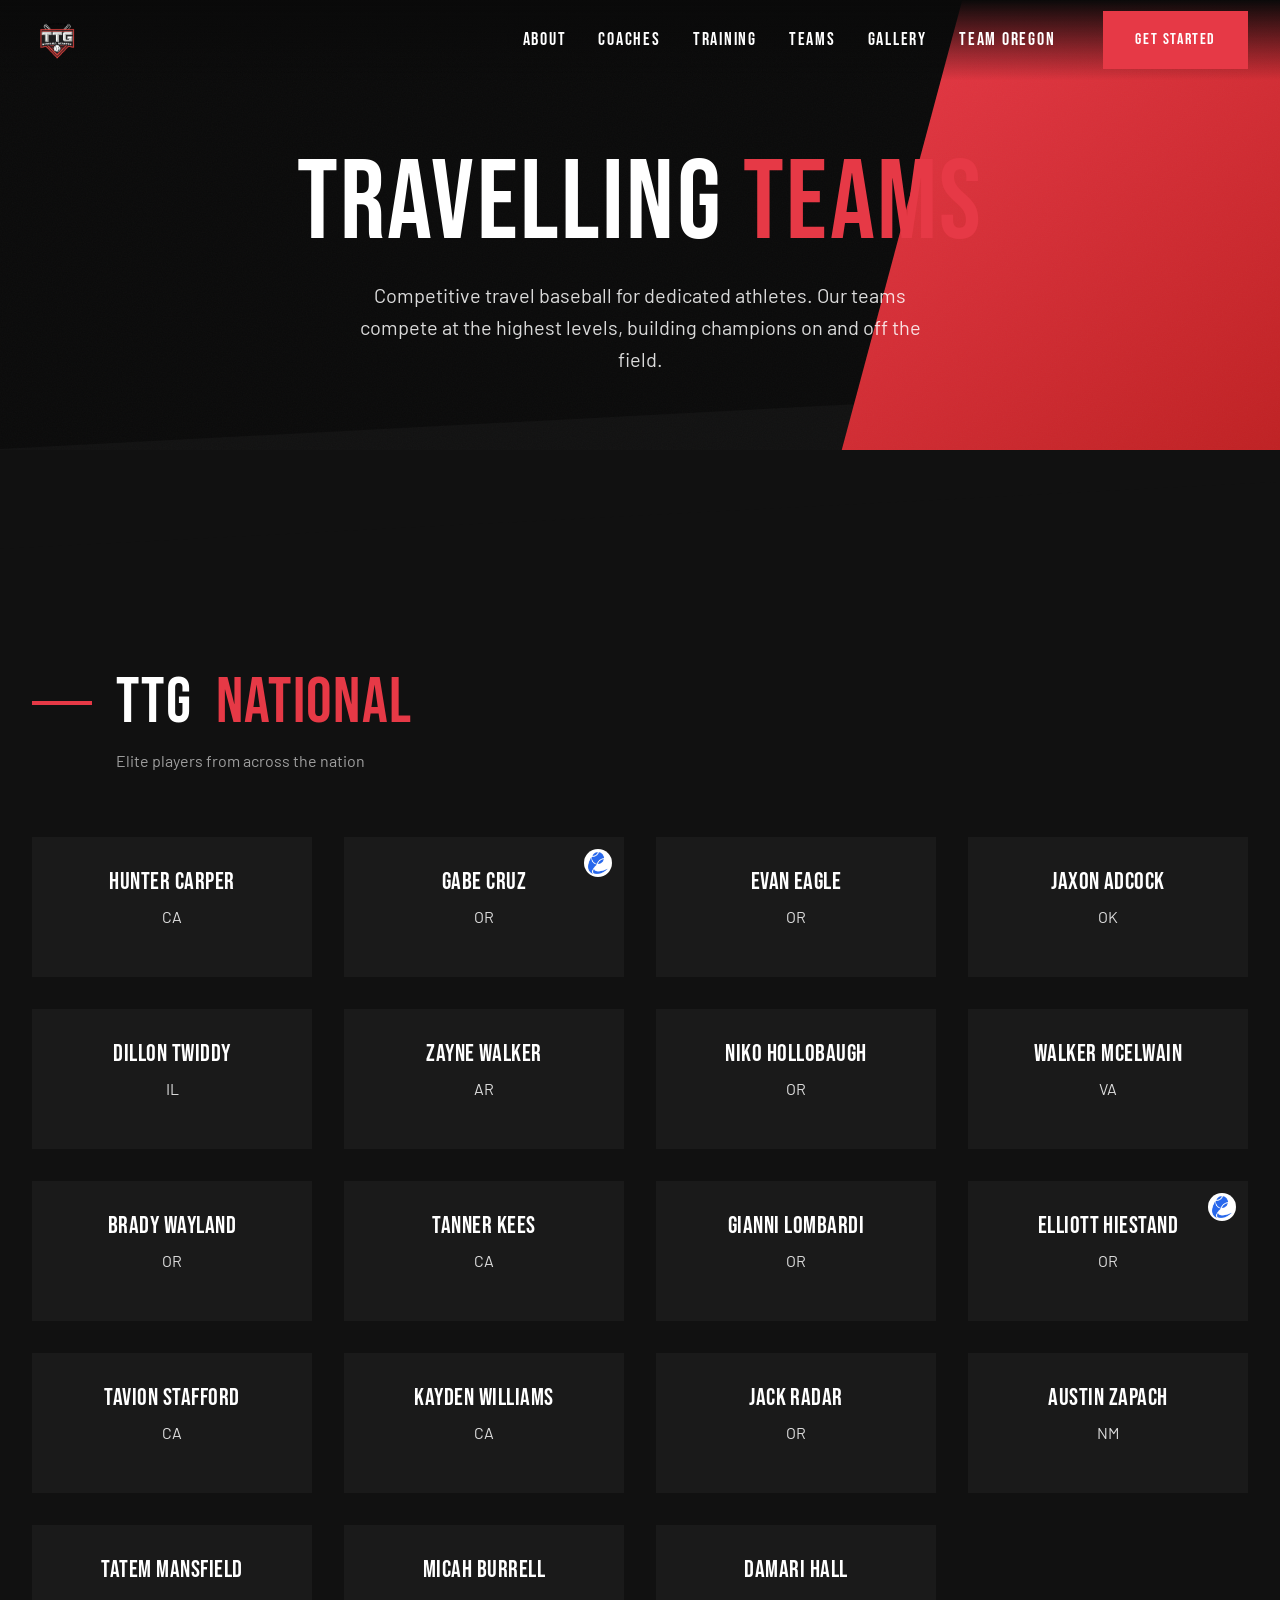
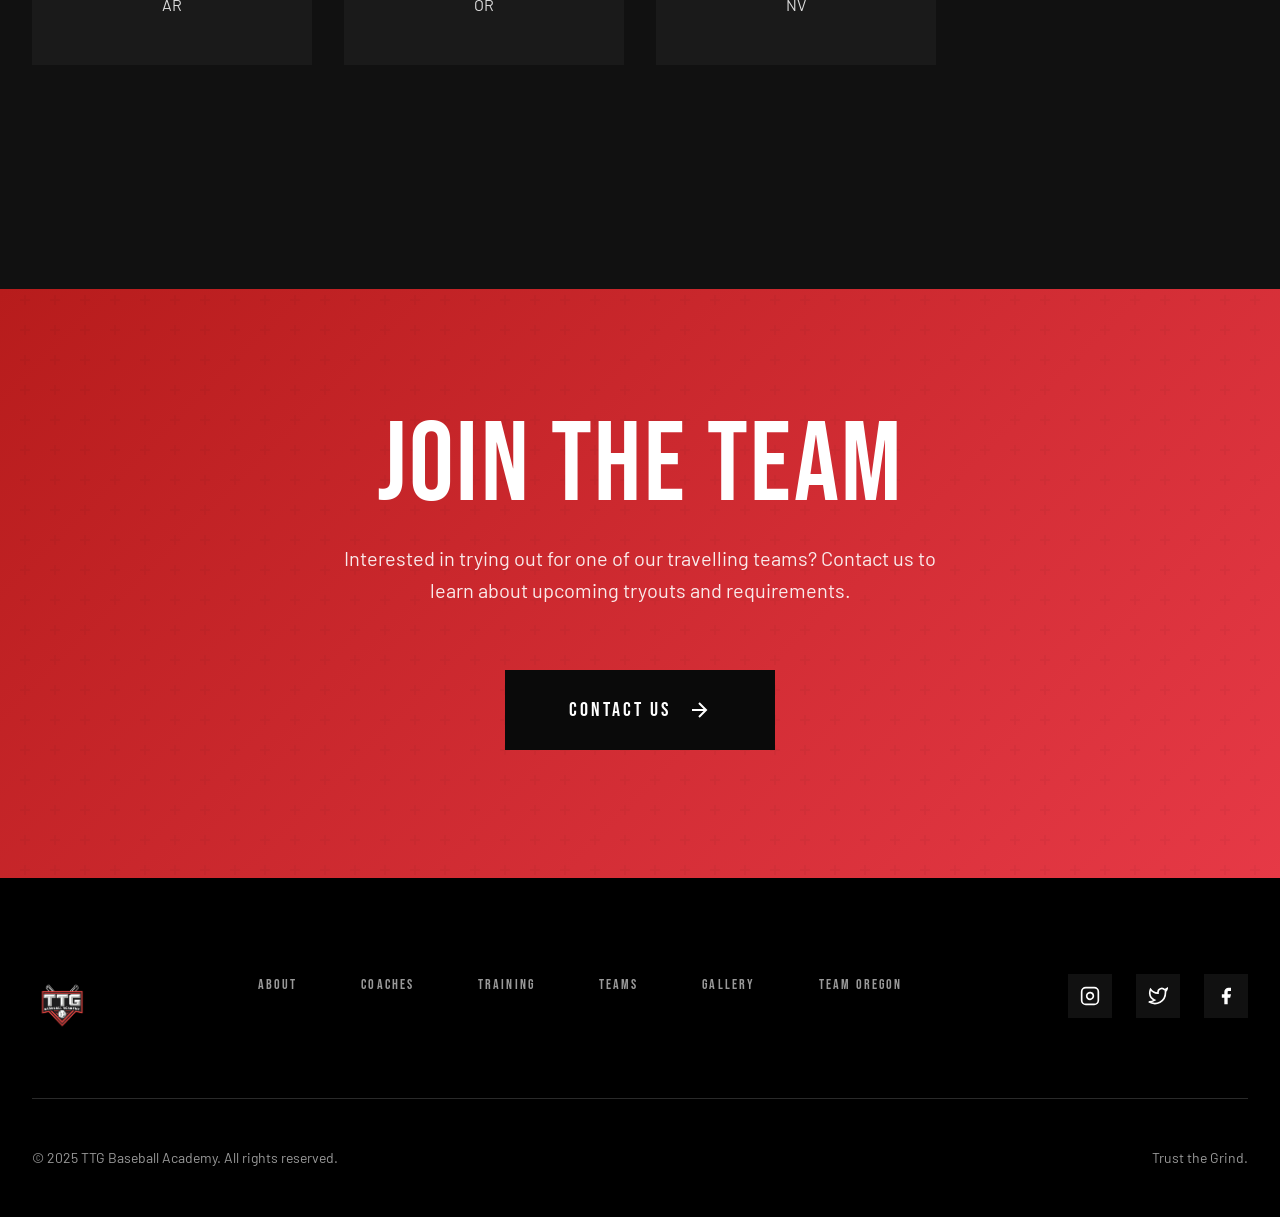
<file: teams.html>
<!DOCTYPE html>
<html lang="en">
<head>
  <meta charset="UTF-8">
  <meta name="viewport" content="width=device-width, initial-scale=1.0">
  <meta name="description" content="TTG Baseball Academy National Team - Elite players from across the nation competing at the highest levels.">

  <title>Travelling Teams | TTG Baseball Academy</title>

  <!-- Fonts -->
  <link rel="preconnect" href="https://fonts.googleapis.com">
  <link rel="preconnect" href="https://fonts.gstatic.com" crossorigin>
  <link href="https://fonts.googleapis.com/css2?family=Barlow:wght@400;500;600&family=Bebas+Neue&display=swap" rel="stylesheet">

  <!-- Styles -->
  <link rel="stylesheet" href="css/styles.css">
</head>
<body>
  <!-- Header -->
  <header class="header" id="header">
    <div class="header__inner">
      <a href="index.html">
        <img src="assets/images/logo.png" alt="TTG Baseball Academy" class="header__logo">
      </a>

      <nav class="nav">
        <button class="nav-toggle" id="navToggle" aria-label="Toggle navigation">
          <span class="nav-toggle__bar"></span>
          <span class="nav-toggle__bar"></span>
          <span class="nav-toggle__bar"></span>
        </button>

        <ul class="nav__list" id="navList">
          <li><a href="index.html#about" class="nav__link">About</a></li>
          <li><a href="index.html#coaches" class="nav__link">Coaches</a></li>
          <li><a href="index.html#services" class="nav__link">Training</a></li>
          <li><a href="teams.html" class="nav__link">Teams</a></li>
          <li><a href="gallery.html" class="nav__link">Gallery</a></li>
          <li><a href="team-oregon.html" class="nav__link">Team Oregon</a></li>
        </ul>

        <a href="contact.html" class="nav__cta"><span>Get Started</span></a>
      </nav>
    </div>
  </header>

  <main>
    <!-- Page Hero -->
    <section class="page-hero">
      <div class="page-hero__content">
        <h1 class="page-hero__title text-huge">
          Travelling <span class="text-red">Teams</span>
        </h1>
        <p class="page-hero__subtitle">
          Competitive travel baseball for dedicated athletes. Our teams compete at the highest levels,
          building champions on and off the field.
        </p>
      </div>
    </section>

    <!-- Teams Container -->
    <section class="section section--dark">
      <div class="section__divider"></div>
      <div class="section__inner">

        <!-- National Team -->
        <div class="team-section reveal">
          <div class="team-section__header">
            <h2 class="team-section__title">
              TTG <span class="text-red">National</span>
            </h2>
            <p class="team-section__subtitle">Elite players from across the nation</p>
          </div>

          <div class="player-grid">
            <article class="player-card reveal reveal-delay-1">
              <div class="player-card__image-wrapper">
                <img src="assets/images/action-1.jpg" alt="Hunter Carper" class="player-card__image">
              </div>
              <div class="player-card__content">
                <h3 class="player-card__name">Hunter Carper</h3>
                <div class="player-card__state">CA</div>
              </div>
            </article>

            <article class="player-card reveal reveal-delay-2">
              <a href="https://www.teamprospecto.com/athlete/profile/gabriel-cruz"
                 target="_blank"
                 rel="noopener"
                 class="player-card__profile-link"
                 aria-label="View Prospecto Profile">
                <img src="assets/images/prospecto-logo.png" alt="Prospecto">
              </a>
              <div class="player-card__image-wrapper">
                <img src="assets/images/action-2.jpg" alt="Gabe Cruz" class="player-card__image">
              </div>
              <div class="player-card__content">
                <h3 class="player-card__name">Gabe Cruz</h3>
                <div class="player-card__state">OR</div>
              </div>
            </article>

            <article class="player-card reveal reveal-delay-3">
              <div class="player-card__image-wrapper">
                <img src="assets/images/action-3.jpg" alt="Evan Eagle" class="player-card__image">
              </div>
              <div class="player-card__content">
                <h3 class="player-card__name">Evan Eagle</h3>
                <div class="player-card__state">OR</div>
              </div>
            </article>

            <article class="player-card reveal reveal-delay-4">
              <div class="player-card__image-wrapper">
                <img src="assets/images/action-1.jpg" alt="Jaxon Adcock" class="player-card__image">
              </div>
              <div class="player-card__content">
                <h3 class="player-card__name">Jaxon Adcock</h3>
                <div class="player-card__state">OK</div>
              </div>
            </article>

            <article class="player-card reveal reveal-delay-1">
              <div class="player-card__image-wrapper">
                <img src="assets/images/action-2.jpg" alt="Dillon Twiddy" class="player-card__image">
              </div>
              <div class="player-card__content">
                <h3 class="player-card__name">Dillon Twiddy</h3>
                <div class="player-card__state">IL</div>
              </div>
            </article>

            <article class="player-card reveal reveal-delay-2">
              <div class="player-card__image-wrapper">
                <img src="assets/images/action-3.jpg" alt="Zayne Walker" class="player-card__image">
              </div>
              <div class="player-card__content">
                <h3 class="player-card__name">Zayne Walker</h3>
                <div class="player-card__state">AR</div>
              </div>
            </article>

            <article class="player-card reveal reveal-delay-3">
              <div class="player-card__image-wrapper">
                <img src="assets/images/action-1.jpg" alt="Niko Hollobaugh" class="player-card__image">
              </div>
              <div class="player-card__content">
                <h3 class="player-card__name">Niko Hollobaugh</h3>
                <div class="player-card__state">OR</div>
              </div>
            </article>

            <article class="player-card reveal reveal-delay-4">
              <div class="player-card__image-wrapper">
                <img src="assets/images/action-2.jpg" alt="Walker McElwain" class="player-card__image">
              </div>
              <div class="player-card__content">
                <h3 class="player-card__name">Walker McElwain</h3>
                <div class="player-card__state">VA</div>
              </div>
            </article>

            <article class="player-card reveal reveal-delay-1">
              <div class="player-card__image-wrapper">
                <img src="assets/images/action-3.jpg" alt="Brady Wayland" class="player-card__image">
              </div>
              <div class="player-card__content">
                <h3 class="player-card__name">Brady Wayland</h3>
                <div class="player-card__state">OR</div>
              </div>
            </article>


            <article class="player-card reveal reveal-delay-3">
              <div class="player-card__image-wrapper">
                <img src="assets/images/action-2.jpg" alt="Tanner Kees" class="player-card__image">
              </div>
              <div class="player-card__content">
                <h3 class="player-card__name">Tanner Kees</h3>
                <div class="player-card__state">CA</div>
              </div>
            </article>

            <article class="player-card reveal reveal-delay-4">
              <div class="player-card__image-wrapper">
                <img src="assets/images/action-3.jpg" alt="Gianni Lombardi" class="player-card__image">
              </div>
              <div class="player-card__content">
                <h3 class="player-card__name">Gianni Lombardi</h3>
                <div class="player-card__state">OR</div>
              </div>
            </article>

            <article class="player-card reveal reveal-delay-1">
              <a href="https://teamprospecto.com/athlete/profile/elliot-hiestand"
                 target="_blank"
                 rel="noopener"
                 class="player-card__profile-link"
                 aria-label="View Prospecto Profile">
                <img src="assets/images/prospecto-logo.png" alt="Prospecto">
              </a>
              <div class="player-card__image-wrapper">
                <img src="assets/images/action-1.jpg" alt="Elliott Hiestand" class="player-card__image">
              </div>
              <div class="player-card__content">
                <h3 class="player-card__name">Elliott Hiestand</h3>
                <div class="player-card__state">OR</div>
              </div>
            </article>

            <article class="player-card reveal reveal-delay-2">
              <div class="player-card__image-wrapper">
                <img src="assets/images/action-2.jpg" alt="Tavion Stafford" class="player-card__image">
              </div>
              <div class="player-card__content">
                <h3 class="player-card__name">Tavion Stafford</h3>
                <div class="player-card__state">CA</div>
              </div>
            </article>

            <article class="player-card reveal reveal-delay-3">
              <div class="player-card__image-wrapper">
                <img src="assets/images/action-3.jpg" alt="Kayden Williams" class="player-card__image">
              </div>
              <div class="player-card__content">
                <h3 class="player-card__name">Kayden Williams</h3>
                <div class="player-card__state">CA</div>
              </div>
            </article>

            <article class="player-card reveal reveal-delay-4">
              <div class="player-card__image-wrapper">
                <img src="assets/images/action-1.jpg" alt="Jack Radar" class="player-card__image">
              </div>
              <div class="player-card__content">
                <h3 class="player-card__name">Jack Radar</h3>
                <div class="player-card__state">OR</div>
              </div>
            </article>

            <article class="player-card reveal reveal-delay-1">
              <div class="player-card__image-wrapper">
                <img src="assets/images/action-2.jpg" alt="Austin Zapach" class="player-card__image">
              </div>
              <div class="player-card__content">
                <h3 class="player-card__name">Austin Zapach</h3>
                <div class="player-card__state">NM</div>
              </div>
            </article>

            <article class="player-card reveal reveal-delay-2">
              <div class="player-card__image-wrapper">
                <img src="assets/images/action-3.jpg" alt="Tatem Mansfield" class="player-card__image">
              </div>
              <div class="player-card__content">
                <h3 class="player-card__name">Tatem Mansfield</h3>
                <div class="player-card__state">AR</div>
              </div>
            </article>

            <article class="player-card reveal reveal-delay-3">
              <div class="player-card__image-wrapper">
                <img src="assets/images/action-1.jpg" alt="Micah Burrell" class="player-card__image">
              </div>
              <div class="player-card__content">
                <h3 class="player-card__name">Micah Burrell</h3>
                <div class="player-card__state">OR</div>
              </div>
            </article>

            <article class="player-card reveal reveal-delay-4">
              <div class="player-card__image-wrapper">
                <img src="assets/images/action-2.jpg" alt="DaMari Hall" class="player-card__image">
              </div>
              <div class="player-card__content">
                <h3 class="player-card__name">DaMari Hall</h3>
                <div class="player-card__state">NV</div>
              </div>
            </article>

          </div>
        </div>

      </div>
    </section>

    <!-- CTA Section -->
    <section class="cta-section">
      <div class="cta-section__inner reveal">
        <h2 class="cta-section__title text-huge">Join the Team</h2>
        <p class="cta-section__text">
          Interested in trying out for one of our travelling teams?
          Contact us to learn about upcoming tryouts and requirements.
        </p>
        <a href="contact.html" class="cta-section__btn">
          Contact Us
          <svg width="24" height="24" viewBox="0 0 24 24" fill="none" stroke="currentColor" stroke-width="2">
            <line x1="5" y1="12" x2="19" y2="12"></line>
            <polyline points="12 5 19 12 12 19"></polyline>
          </svg>
        </a>
      </div>
    </section>
  </main>

  <!-- Footer -->
  <footer class="footer">
    <div class="footer__inner">
      <div class="footer__top">
        <img src="assets/images/logo.png" alt="TTG Baseball Academy" class="footer__logo">

        <nav class="footer__nav">
          <a href="index.html#about" class="footer__link">About</a>
          <a href="index.html#coaches" class="footer__link">Coaches</a>
          <a href="index.html#services" class="footer__link">Training</a>
          <a href="teams.html" class="footer__link">Teams</a>
          <a href="gallery.html" class="footer__link">Gallery</a>
          <a href="team-oregon.html" class="footer__link">Team Oregon</a>
        </nav>

        <div class="footer__social">
          <a href="https://www.instagram.com/ttg_baseball_academy/" class="footer__social-link" aria-label="Instagram">
            <svg viewBox="0 0 24 24" fill="none" stroke="currentColor" stroke-width="2">
              <rect x="2" y="2" width="20" height="20" rx="5" ry="5"/>
              <path d="M16 11.37A4 4 0 1 1 12.63 8 4 4 0 0 1 16 11.37z"/>
              <line x1="17.5" y1="6.5" x2="17.51" y2="6.5"/>
            </svg>
          </a>
          <a href="https://x.com/WestCoastScout2" class="footer__social-link" aria-label="Twitter">
            <svg viewBox="0 0 24 24" fill="none" stroke="currentColor" stroke-width="2">
              <path d="M23 3a10.9 10.9 0 0 1-3.14 1.53 4.48 4.48 0 0 0-7.86 3v1A10.66 10.66 0 0 1 3 4s-4 9 5 13a11.64 11.64 0 0 1-7 2c9 5 20 0 20-11.5a4.5 4.5 0 0 0-.08-.83A7.72 7.72 0 0 0 23 3z"/>
            </svg>
          </a>
          <a href="https://www.facebook.com/dvone.mcclure" class="footer__social-link" aria-label="Facebook">
            <svg viewBox="0 0 24 24" fill="currentColor">
              <path d="M18 2h-3a5 5 0 0 0-5 5v3H7v4h3v8h4v-8h3l1-4h-4V7a1 1 0 0 1 1-1h3z"/>
            </svg>
          </a>
        </div>
      </div>

      <div class="footer__bottom">
        <p>&copy; 2025 TTG Baseball Academy. All rights reserved.</p>
        <p>Trust the Grind.</p>
      </div>
    </div>
  </footer>

  <script src="js/main.js"></script>
</body>
</html>
</file>
<file: css/styles.css>
/* =============================================
   TTG BASEBALL ACADEMY - "Trust the Grind"
   Aggressive Athletic Brutalism
   ============================================= */

/* --- Custom Properties --- */
:root {
  /* Core Palette - Blood Red & Pitch Black */
  --red: #e63946;
  --red-dark: #b71c1c;
  --red-glow: rgba(230, 57, 70, 0.4);
  --black: #0a0a0a;
  --black-pure: #000000;
  --dark: #111111;
  --dark-elevated: #1a1a1a;
  --gray: #2a2a2a;
  --gray-light: #3a3a3a;
  --white: #ffffff;
  --white-muted: rgba(255, 255, 255, 0.85);
  --white-dim: rgba(255, 255, 255, 0.6);

  /* Typography */
  --font-display: 'Bebas Neue', 'Impact', sans-serif;
  --font-body: 'Barlow', 'Arial', sans-serif;

  /* Spacing */
  --space-xs: 0.5rem;
  --space-sm: 1rem;
  --space-md: 1.5rem;
  --space-lg: 2rem;
  --space-xl: 3rem;
  --space-2xl: 4rem;
  --space-3xl: 6rem;
  --space-4xl: 8rem;

  /* Layout */
  --max-width: 1400px;
  --header-height: 80px;

  /* Transitions */
  --transition-fast: 0.15s ease;
  --transition-base: 0.3s ease;
  --transition-slow: 0.5s cubic-bezier(0.4, 0, 0.2, 1);

  /* Diagonal angle */
  --skew-angle: -3deg;
}

/* --- Reset --- */
*, *::before, *::after {
  box-sizing: border-box;
  margin: 0;
  padding: 0;
}

html {
  scroll-behavior: smooth;
  font-size: 16px;
}

body {
  font-family: var(--font-body);
  background: var(--black);
  color: var(--white);
  line-height: 1.6;
  overflow-x: hidden;
  -webkit-font-smoothing: antialiased;
}

img {
  max-width: 100%;
  height: auto;
  display: block;
}

a {
  color: inherit;
  text-decoration: none;
}

ul { list-style: none; }

/* --- Typography System --- */
h1, h2, h3, h4 {
  font-family: var(--font-display);
  font-weight: 400;
  text-transform: uppercase;
  letter-spacing: 0.02em;
  line-height: 0.9;
}

.text-massive {
  font-size: clamp(4rem, 15vw, 12rem);
}

.text-huge {
  font-size: clamp(3rem, 10vw, 7rem);
}

.text-large {
  font-size: clamp(2rem, 5vw, 4rem);
}

.text-medium {
  font-size: clamp(1.5rem, 3vw, 2.5rem);
}

.text-red {
  color: var(--red);
}

.text-muted {
  color: var(--white-dim);
}

/* --- Header / Navigation --- */
.header {
  position: fixed;
  top: 0;
  left: 0;
  right: 0;
  z-index: 1000;
  height: var(--header-height);
  background: linear-gradient(to bottom, var(--black) 0%, transparent 100%);
  transition: background var(--transition-base);
}

.header.scrolled {
  background: rgba(10, 10, 10, 0.95);
  backdrop-filter: blur(10px);
}

.header__inner {
  display: flex;
  align-items: center;
  justify-content: space-between;
  height: 100%;
  max-width: var(--max-width);
  margin: 0 auto;
  padding: 0 var(--space-lg);
}

.header__logo {
  height: 50px;
  width: auto;
  transition: transform var(--transition-base);
}

.header__logo:hover {
  transform: scale(1.05);
}

.nav {
  display: flex;
  align-items: center;
  gap: var(--space-xl);
}

.nav__list {
  display: flex;
  gap: var(--space-lg);
}

.nav__link {
  font-family: var(--font-display);
  font-size: 1.1rem;
  letter-spacing: 0.1em;
  text-transform: uppercase;
  position: relative;
  padding: var(--space-xs) 0;
}

.nav__link::after {
  content: '';
  position: absolute;
  bottom: 0;
  left: 0;
  width: 0;
  height: 3px;
  background: var(--red);
  transition: width var(--transition-base);
}

.nav__link:hover::after {
  width: 100%;
}

.nav__cta {
  font-family: var(--font-display);
  font-size: 1rem;
  letter-spacing: 0.1em;
  text-transform: uppercase;
  padding: var(--space-sm) var(--space-lg);
  background: var(--red);
  color: var(--white);
  position: relative;
  overflow: hidden;
  transition: transform var(--transition-fast);
}

.nav__cta::before {
  content: '';
  position: absolute;
  top: 0;
  left: -100%;
  width: 100%;
  height: 100%;
  background: var(--white);
  transition: left var(--transition-base);
}

.nav__cta:hover {
  transform: translateY(-2px);
}

.nav__cta:hover::before {
  left: 0;
}

.nav__cta span {
  position: relative;
  z-index: 1;
  transition: color var(--transition-base);
}

.nav__cta:hover span {
  color: var(--red);
}

/* Mobile Nav Toggle */
.nav-toggle {
  display: none;
  flex-direction: column;
  gap: 6px;
  background: none;
  border: none;
  cursor: pointer;
  padding: var(--space-xs);
}

.nav-toggle__bar {
  width: 28px;
  height: 3px;
  background: var(--white);
  transition: all var(--transition-base);
}

.nav-toggle.active .nav-toggle__bar:nth-child(1) {
  transform: rotate(45deg) translate(6px, 6px);
}

.nav-toggle.active .nav-toggle__bar:nth-child(2) {
  opacity: 0;
}

.nav-toggle.active .nav-toggle__bar:nth-child(3) {
  transform: rotate(-45deg) translate(6px, -6px);
}

/* --- Hero Section --- */
.hero {
  position: relative;
  min-height: 100vh;
  display: flex;
  align-items: center;
  justify-content: center;
  overflow: hidden;
  background: var(--black);
}

/* Diagonal red slash */
.hero::before {
  content: '';
  position: absolute;
  top: -20%;
  right: -10%;
  width: 50%;
  height: 150%;
  background: linear-gradient(135deg, var(--red) 0%, var(--red-dark) 100%);
  transform: skewX(-15deg);
  z-index: 1;
}

/* Noise texture overlay */
.hero::after {
  content: '';
  position: absolute;
  inset: 0;
  background: url("data:image/svg+xml,%3Csvg viewBox='0 0 400 400' xmlns='http://www.w3.org/2000/svg'%3E%3Cfilter id='noiseFilter'%3E%3CfeTurbulence type='fractalNoise' baseFrequency='0.9' numOctaves='4' stitchTiles='stitch'/%3E%3C/filter%3E%3Crect width='100%25' height='100%25' filter='url(%23noiseFilter)'/%3E%3C/svg%3E");
  opacity: 0.03;
  pointer-events: none;
  z-index: 2;
}

.hero__content {
  position: relative;
  z-index: 10;
  text-align: center;
  padding: var(--space-2xl);
  max-width: 1000px;
}

.hero__logo {
  width: 200px;
  height: auto;
  margin: 0 auto var(--space-xl);
  animation: fadeInDown 0.8s ease forwards;
  filter: drop-shadow(0 0 30px var(--red-glow));
}

.hero__title {
  margin-bottom: var(--space-md);
  animation: fadeInUp 0.8s ease 0.2s forwards;
  opacity: 0;
}

.hero__subtitle {
  font-size: 1.25rem;
  color: var(--white-muted);
  max-width: 700px;
  margin: 0 auto var(--space-2xl);
  animation: fadeInUp 0.8s ease 0.4s forwards;
  opacity: 0;
}

.hero__cta {
  display: inline-flex;
  align-items: center;
  gap: var(--space-sm);
  font-family: var(--font-display);
  font-size: 1.25rem;
  letter-spacing: 0.15em;
  text-transform: uppercase;
  padding: var(--space-md) var(--space-2xl);
  background: transparent;
  border: 3px solid var(--white);
  color: var(--white);
  cursor: pointer;
  position: relative;
  overflow: hidden;
  animation: fadeInUp 0.8s ease 0.6s forwards;
  opacity: 0;
  transition: all var(--transition-base);
}

.hero__cta::before {
  content: '';
  position: absolute;
  top: 0;
  left: -100%;
  width: 100%;
  height: 100%;
  background: var(--white);
  transition: left var(--transition-base);
  z-index: 0;
}

.hero__cta:hover {
  border-color: var(--white);
}

.hero__cta:hover::before {
  left: 0;
}

.hero__cta span {
  position: relative;
  z-index: 1;
  transition: color var(--transition-base);
}

.hero__cta:hover span {
  color: var(--black);
}

.hero__cta svg {
  position: relative;
  z-index: 1;
  transition: all var(--transition-base);
}

.hero__cta:hover svg {
  stroke: var(--black);
  transform: translateX(5px);
}

/* Scroll indicator */
.hero__scroll {
  position: absolute;
  bottom: var(--space-2xl);
  left: 50%;
  transform: translateX(-50%);
  z-index: 10;
  display: flex;
  flex-direction: column;
  align-items: center;
  gap: var(--space-sm);
  animation: bounce 2s infinite;
}

.hero__scroll-text {
  font-family: var(--font-display);
  font-size: 0.875rem;
  letter-spacing: 0.2em;
  text-transform: uppercase;
  color: var(--white-dim);
}

.hero__scroll-line {
  width: 1px;
  height: 60px;
  background: linear-gradient(to bottom, var(--white-dim) 0%, transparent 100%);
}

/* --- Section Styles --- */
.section {
  position: relative;
  padding: var(--space-4xl) var(--space-lg);
}

.section--dark {
  background: var(--dark);
}

.section--black {
  background: var(--black);
}

.section__inner {
  max-width: var(--max-width);
  margin: 0 auto;
}

/* Diagonal section divider */
.section__divider {
  position: absolute;
  top: -1px;
  left: 0;
  right: 0;
  height: 100px;
  background: inherit;
  transform: skewY(var(--skew-angle));
  transform-origin: top left;
}

/* Section header */
.section-header {
  margin-bottom: var(--space-3xl);
}

.section-header--center {
  text-align: center;
}

.section-header__label {
  display: inline-block;
  font-family: var(--font-display);
  font-size: 0.875rem;
  letter-spacing: 0.3em;
  text-transform: uppercase;
  color: var(--red);
  margin-bottom: var(--space-sm);
  position: relative;
  padding-left: 50px;
}

.section-header__label::before {
  content: '';
  position: absolute;
  left: 0;
  top: 50%;
  width: 40px;
  height: 2px;
  background: var(--red);
}

.section-header--center .section-header__label {
  padding-left: 0;
}

.section-header--center .section-header__label::before {
  display: none;
}

.section-header__title {
  margin-bottom: var(--space-md);
}

.section-header__text {
  font-size: 1.125rem;
  color: var(--white-dim);
  max-width: 600px;
}

.section-header--center .section-header__text {
  margin: 0 auto;
}

/* --- About / Stats Section --- */
.stats {
  display: grid;
  grid-template-columns: repeat(4, 1fr);
  gap: var(--space-lg);
  margin-top: var(--space-3xl);
}

.stat {
  text-align: center;
  padding: var(--space-xl);
  background: var(--dark-elevated);
  position: relative;
  overflow: hidden;
}

.stat::before {
  content: '';
  position: absolute;
  top: 0;
  left: 0;
  width: 100%;
  height: 4px;
  background: var(--red);
  transform: scaleX(0);
  transform-origin: left;
  transition: transform var(--transition-slow);
}

.stat:hover::before {
  transform: scaleX(1);
}

.stat__number {
  font-family: var(--font-display);
  font-size: clamp(3rem, 6vw, 5rem);
  color: var(--red);
  line-height: 1;
  margin-bottom: var(--space-xs);
}

.stat__label {
  font-family: var(--font-display);
  font-size: 1rem;
  letter-spacing: 0.15em;
  text-transform: uppercase;
  color: var(--white-muted);
}

/* --- Coaching Staff Section --- */
.coaches {
  display: flex;
  flex-direction: column;
  gap: var(--space-4xl);
}

.coach {
  display: grid;
  grid-template-columns: 1fr 1fr;
  gap: var(--space-3xl);
  align-items: center;
}

.coach:nth-child(even) {
  direction: rtl;
}

.coach:nth-child(even) > * {
  direction: ltr;
}

.coach__image-wrapper {
  position: relative;
  overflow: hidden;
}

.coach__image-wrapper::before {
  content: '';
  position: absolute;
  inset: 0;
  background: linear-gradient(135deg, transparent 50%, var(--red) 50%);
  opacity: 0;
  transition: opacity var(--transition-base);
  z-index: 1;
}

.coach__image-wrapper:hover::before {
  opacity: 0.2;
}

.coach__image {
  width: 100%;
  aspect-ratio: 4/5;
  object-fit: cover;
  filter: grayscale(30%);
  transition: all var(--transition-slow);
}

.coach__image-wrapper:hover .coach__image {
  filter: grayscale(0%);
  transform: scale(1.05);
}

/* Red corner accent */
.coach__image-wrapper::after {
  content: '';
  position: absolute;
  bottom: 0;
  right: 0;
  width: 100px;
  height: 100px;
  background: var(--red);
  clip-path: polygon(100% 0, 100% 100%, 0 100%);
}

.coach__content {
  padding: var(--space-xl) 0;
}

.coach__name {
  margin-bottom: var(--space-xs);
}

.coach__title {
  font-family: var(--font-display);
  font-size: 1.125rem;
  letter-spacing: 0.2em;
  text-transform: uppercase;
  color: var(--red);
  margin-bottom: var(--space-lg);
}

.coach__bio {
  font-size: 1.125rem;
  color: var(--white-muted);
  line-height: 1.8;
  margin-bottom: var(--space-xl);
}

.coach__link {
  display: inline-flex;
  align-items: center;
  gap: var(--space-sm);
  font-family: var(--font-display);
  font-size: 1rem;
  letter-spacing: 0.15em;
  text-transform: uppercase;
  color: var(--white);
  border-bottom: 2px solid var(--red);
  padding-bottom: var(--space-xs);
  transition: all var(--transition-base);
}

.coach__link:hover {
  color: var(--red);
  gap: var(--space-md);
}

/* --- Services Section --- */
.services {
  display: grid;
  grid-template-columns: repeat(3, 1fr);
  gap: var(--space-lg);
}

.service {
  background: var(--dark-elevated);
  padding: var(--space-2xl);
  position: relative;
  overflow: hidden;
  transition: all var(--transition-base);
  border: 1px solid transparent;
}

.service::before {
  content: '';
  position: absolute;
  top: 0;
  left: 0;
  width: 4px;
  height: 0;
  background: var(--red);
  transition: height var(--transition-slow);
}

.service:hover {
  border-color: var(--gray-light);
  transform: translateY(-5px);
}

.service:hover::before {
  height: 100%;
}

.service__icon {
  width: 60px;
  height: 60px;
  margin-bottom: var(--space-lg);
  color: var(--red);
}

.service__title {
  font-family: var(--font-display);
  font-size: 1.75rem;
  letter-spacing: 0.05em;
  margin-bottom: var(--space-sm);
}

.service__text {
  color: var(--white-dim);
  margin-bottom: var(--space-lg);
}

.service__price {
  font-family: var(--font-display);
  font-size: 1.25rem;
  color: var(--red);
  letter-spacing: 0.1em;
}

/* --- CTA Section --- */
.cta-section {
  position: relative;
  padding: var(--space-4xl) var(--space-lg);
  background: linear-gradient(135deg, var(--red-dark) 0%, var(--red) 100%);
  overflow: hidden;
}

.cta-section::before {
  content: '';
  position: absolute;
  top: -50%;
  left: -50%;
  width: 200%;
  height: 200%;
  background: url("data:image/svg+xml,%3Csvg width='60' height='60' viewBox='0 0 60 60' xmlns='http://www.w3.org/2000/svg'%3E%3Cg fill='none' fill-rule='evenodd'%3E%3Cg fill='%23000000' fill-opacity='0.1'%3E%3Cpath d='M36 34v-4h-2v4h-4v2h4v4h2v-4h4v-2h-4zm0-30V0h-2v4h-4v2h4v4h2V6h4V4h-4zM6 34v-4H4v4H0v2h4v4h2v-4h4v-2H6zM6 4V0H4v4H0v2h4v4h2V6h4V4H6z'/%3E%3C/g%3E%3C/g%3E%3C/svg%3E");
  opacity: 0.3;
}

.cta-section__inner {
  position: relative;
  z-index: 1;
  max-width: var(--max-width);
  margin: 0 auto;
  text-align: center;
}

.cta-section__title {
  margin-bottom: var(--space-md);
}

.cta-section__text {
  font-size: 1.25rem;
  opacity: 0.9;
  max-width: 600px;
  margin: 0 auto var(--space-2xl);
}

.cta-section__btn {
  display: inline-flex;
  align-items: center;
  gap: var(--space-sm);
  font-family: var(--font-display);
  font-size: 1.25rem;
  letter-spacing: 0.15em;
  text-transform: uppercase;
  padding: var(--space-md) var(--space-2xl);
  background: var(--black);
  color: var(--white);
  border: none;
  cursor: pointer;
  transition: all var(--transition-base);
}

.cta-section__btn:hover {
  background: var(--white);
  color: var(--black);
  transform: translateY(-3px);
  box-shadow: 0 20px 40px rgba(0, 0, 0, 0.3);
}

/* --- Contact Section --- */
.contact {
  display: grid;
  grid-template-columns: 1fr 1fr;
  gap: var(--space-3xl);
}

.contact__info {
  display: flex;
  flex-direction: column;
  gap: var(--space-xl);
}

.contact__item {
  display: flex;
  align-items: flex-start;
  gap: var(--space-md);
}

.contact__icon {
  width: 24px;
  height: 24px;
  color: var(--red);
  flex-shrink: 0;
  margin-top: 4px;
}

.contact__label {
  font-family: var(--font-display);
  font-size: 0.875rem;
  letter-spacing: 0.2em;
  text-transform: uppercase;
  color: var(--white-dim);
  margin-bottom: var(--space-xs);
}

.contact__value {
  font-size: 1.125rem;
}

.contact__value a {
  transition: color var(--transition-fast);
}

.contact__value a:hover {
  color: var(--red);
}

/* Contact Form */
.contact__form {
  display: flex;
  flex-direction: column;
  gap: var(--space-md);
}

.form-group {
  display: flex;
  flex-direction: column;
  gap: var(--space-xs);
}

.form-label {
  font-family: var(--font-display);
  font-size: 0.875rem;
  letter-spacing: 0.15em;
  text-transform: uppercase;
  color: var(--white-dim);
}

.form-input,
.form-textarea {
  padding: var(--space-md);
  background: var(--dark-elevated);
  border: 1px solid var(--gray);
  color: var(--white);
  font-family: var(--font-body);
  font-size: 1rem;
  transition: border-color var(--transition-fast);
}

.form-input:focus,
.form-textarea:focus {
  outline: none;
  border-color: var(--red);
}

.form-textarea {
  min-height: 150px;
  resize: vertical;
}

.form-submit {
  align-self: flex-start;
  font-family: var(--font-display);
  font-size: 1rem;
  letter-spacing: 0.15em;
  text-transform: uppercase;
  padding: var(--space-md) var(--space-2xl);
  background: var(--red);
  color: var(--white);
  border: none;
  cursor: pointer;
  transition: all var(--transition-base);
}

.form-submit:hover {
  background: var(--white);
  color: var(--red);
  transform: translateY(-2px);
}

/* --- Footer --- */
.footer {
  background: var(--black-pure);
  padding: var(--space-3xl) var(--space-lg) var(--space-xl);
}

.footer__inner {
  max-width: var(--max-width);
  margin: 0 auto;
}

.footer__top {
  display: flex;
  justify-content: space-between;
  align-items: flex-start;
  padding-bottom: var(--space-2xl);
  border-bottom: 1px solid var(--gray);
  margin-bottom: var(--space-xl);
}

.footer__logo {
  height: 60px;
  width: auto;
}

.footer__nav {
  display: flex;
  gap: var(--space-2xl);
}

.footer__link {
  font-family: var(--font-display);
  font-size: 0.875rem;
  letter-spacing: 0.15em;
  text-transform: uppercase;
  color: var(--white-dim);
  transition: color var(--transition-fast);
}

.footer__link:hover {
  color: var(--red);
}

.footer__social {
  display: flex;
  gap: var(--space-md);
}

.footer__social-link {
  width: 44px;
  height: 44px;
  display: flex;
  align-items: center;
  justify-content: center;
  background: var(--dark);
  color: var(--white);
  transition: all var(--transition-base);
}

.footer__social-link:hover {
  background: var(--red);
  transform: translateY(-3px);
}

.footer__social-link svg {
  width: 20px;
  height: 20px;
}

.footer__bottom {
  display: flex;
  justify-content: space-between;
  align-items: center;
  font-size: 0.875rem;
  color: var(--white-dim);
}

/* --- Page Hero (for inner pages) --- */
.page-hero {
  position: relative;
  min-height: 50vh;
  display: flex;
  align-items: center;
  justify-content: center;
  overflow: hidden;
  background: var(--black);
  padding-top: var(--header-height);
}

.page-hero::before {
  content: '';
  position: absolute;
  top: -20%;
  right: -10%;
  width: 40%;
  height: 150%;
  background: linear-gradient(135deg, var(--red) 0%, var(--red-dark) 100%);
  transform: skewX(-15deg);
  z-index: 1;
}

.page-hero::after {
  content: '';
  position: absolute;
  inset: 0;
  background: url("data:image/svg+xml,%3Csvg viewBox='0 0 400 400' xmlns='http://www.w3.org/2000/svg'%3E%3Cfilter id='noiseFilter'%3E%3CfeTurbulence type='fractalNoise' baseFrequency='0.9' numOctaves='4' stitchTiles='stitch'/%3E%3C/filter%3E%3Crect width='100%25' height='100%25' filter='url(%23noiseFilter)'/%3E%3C/svg%3E");
  opacity: 0.03;
  pointer-events: none;
  z-index: 2;
}

.page-hero__content {
  position: relative;
  z-index: 10;
  text-align: center;
  padding: var(--space-2xl);
  max-width: 900px;
}

.page-hero__title {
  margin-bottom: var(--space-md);
}

.page-hero__subtitle {
  font-size: 1.25rem;
  color: var(--white-muted);
  max-width: 600px;
  margin: 0 auto;
}

/* --- Team Section --- */
.team-section {
  padding: var(--space-3xl) 0;
}

.team-section__header {
  margin-bottom: var(--space-2xl);
}

.team-section__title {
  font-family: var(--font-display);
  font-size: clamp(2.5rem, 5vw, 4rem);
  display: flex;
  align-items: center;
  gap: var(--space-md);
}

.team-section__title::before {
  content: '';
  width: 60px;
  height: 4px;
  background: var(--red);
}

.team-section__subtitle {
  font-size: 1rem;
  color: var(--white-dim);
  margin-top: var(--space-sm);
  padding-left: calc(60px + var(--space-md));
}

/* --- Player Grid --- */
.player-grid {
  display: grid;
  grid-template-columns: repeat(4, 1fr);
  gap: var(--space-lg);
}

/* --- Player Card --- */
.player-card {
  background: var(--dark-elevated);
  position: relative;
  overflow: hidden;
  transition: all var(--transition-base);
}

.player-card::before {
  content: '';
  position: absolute;
  top: 0;
  left: 0;
  width: 100%;
  height: 4px;
  background: var(--red);
  transform: scaleX(0);
  transform-origin: left;
  transition: transform var(--transition-slow);
  z-index: 10;
}

.player-card:hover {
  transform: translateY(-5px);
  box-shadow: 0 20px 40px rgba(0, 0, 0, 0.4);
}

.player-card:hover::before {
  transform: scaleX(1);
}

/* Player Image - Hidden for now */
.player-card__image-wrapper {
  display: none;
  position: relative;
  aspect-ratio: 3/4;
  overflow: hidden;
}

.player-card__image-wrapper::after {
  content: '';
  position: absolute;
  bottom: 0;
  right: 0;
  width: 50px;
  height: 50px;
  background: var(--red);
  clip-path: polygon(100% 0, 100% 100%, 0 100%);
  transition: all var(--transition-base);
}

.player-card:hover .player-card__image-wrapper::after {
  width: 60px;
  height: 60px;
}

.player-card__image {
  width: 100%;
  height: 100%;
  object-fit: cover;
  filter: grayscale(30%);
  transition: all var(--transition-slow);
}

.player-card:hover .player-card__image {
  filter: grayscale(0%);
  transform: scale(1.05);
}

/* Player placeholder (no photo) */
.player-card__placeholder {
  width: 100%;
  height: 100%;
  display: flex;
  align-items: center;
  justify-content: center;
  background: var(--gray);
  color: var(--white-dim);
}

.player-card__placeholder svg {
  width: 80px;
  height: 80px;
  opacity: 0.3;
}

/* Player Content */
.player-card__content {
  padding: var(--space-lg);
  text-align: center;
}

.player-card__number {
  font-family: var(--font-display);
  font-size: 2rem;
  color: var(--red);
  line-height: 1;
  margin-bottom: var(--space-xs);
}

.player-card__name {
  font-family: var(--font-display);
  font-size: 1.5rem;
  text-transform: uppercase;
  letter-spacing: 0.02em;
  line-height: 1.1;
  margin-bottom: var(--space-xs);
}

.player-card__position {
  font-size: 1rem;
  color: var(--white-muted);
  margin-bottom: var(--space-sm);
}

.player-card__state {
  font-size: 1rem;
  color: var(--white-muted);
  margin-bottom: var(--space-sm);
}

.player-card__stats {
  font-size: 0.875rem;
  color: var(--white-dim);
}

.player-card__stats span {
  display: inline-block;
}

.player-card__stats span:not(:last-child)::after {
  content: '|';
  margin: 0 var(--space-xs);
  opacity: 0.4;
}

.player-card__commit {
  font-size: 0.875rem;
  color: var(--red);
  font-weight: 600;
  text-transform: uppercase;
  letter-spacing: 0.05em;
  margin-top: var(--space-xs);
}

/* Prospecto Profile Link Badge */
.player-card__profile-link {
  position: absolute;
  top: 12px;
  right: 12px;
  width: 28px;
  height: 28px;
  border-radius: 50%;
  display: flex;
  align-items: center;
  justify-content: center;
  text-decoration: none;
  transition: all var(--transition-base);
  z-index: 10;
  overflow: hidden;
}

.player-card__profile-link img {
  width: 100%;
  height: 100%;
  object-fit: cover;
}

.player-card__profile-link:hover {
  transform: scale(1.15);
  box-shadow: 0 0 20px rgba(40, 104, 237, 0.6);
}

/* Roster Category Headers */
.roster-category {
  font-family: var(--font-display);
  font-size: 1.75rem;
  color: var(--red);
  text-transform: uppercase;
  letter-spacing: 0.05em;
  margin-top: var(--space-xl);
  margin-bottom: var(--space-md);
  padding-bottom: var(--space-sm);
  border-bottom: 2px solid var(--gray);
}

.roster-category:first-of-type {
  margin-top: 0;
}

/* --- Player Grid Responsive --- */
@media (max-width: 1200px) {
  .player-grid {
    grid-template-columns: repeat(3, 1fr);
  }
}

@media (max-width: 768px) {
  .player-grid {
    grid-template-columns: repeat(2, 1fr);
    gap: var(--space-md);
  }

  .team-section__title::before {
    width: 40px;
  }

  .team-section__subtitle {
    padding-left: calc(40px + var(--space-md));
  }
}

@media (max-width: 480px) {
  .player-grid {
    grid-template-columns: 1fr;
  }

  .page-hero {
    min-height: 40vh;
  }

  .player-card__number {
    font-size: 1.5rem;
  }

  .player-card__name {
    font-size: 1.25rem;
  }
}

/* --- Animations --- */
@keyframes fadeInUp {
  from {
    opacity: 0;
    transform: translateY(30px);
  }
  to {
    opacity: 1;
    transform: translateY(0);
  }
}

@keyframes fadeInDown {
  from {
    opacity: 0;
    transform: translateY(-30px);
  }
  to {
    opacity: 1;
    transform: translateY(0);
  }
}

@keyframes bounce {
  0%, 20%, 50%, 80%, 100% {
    transform: translateX(-50%) translateY(0);
  }
  40% {
    transform: translateX(-50%) translateY(-10px);
  }
  60% {
    transform: translateX(-50%) translateY(-5px);
  }
}

/* Scroll reveal animations */
.reveal {
  opacity: 0;
  transform: translateY(40px);
  transition: all 0.8s cubic-bezier(0.4, 0, 0.2, 1);
}

.reveal.active {
  opacity: 1;
  transform: translateY(0);
}

.reveal-delay-1 { transition-delay: 0.1s; }
.reveal-delay-2 { transition-delay: 0.2s; }
.reveal-delay-3 { transition-delay: 0.3s; }
.reveal-delay-4 { transition-delay: 0.4s; }

/* --- Responsive --- */
@media (max-width: 1024px) {
  .stats {
    grid-template-columns: repeat(2, 1fr);
  }

  .coach {
    grid-template-columns: 1fr;
    gap: var(--space-xl);
  }

  .coach:nth-child(even) {
    direction: ltr;
  }

  .services {
    grid-template-columns: repeat(2, 1fr);
  }

  .contact {
    grid-template-columns: 1fr;
  }
}

@media (max-width: 768px) {
  :root {
    --header-height: 70px;
  }

  .nav-toggle {
    display: flex;
  }

  .nav__list {
    position: fixed;
    top: var(--header-height);
    left: 0;
    right: 0;
    bottom: 0;
    flex-direction: column;
    align-items: center;
    justify-content: center;
    gap: var(--space-xl);
    background: var(--black);
    opacity: 0;
    visibility: hidden;
    transition: all var(--transition-base);
  }

  .nav__list.active {
    opacity: 1;
    visibility: visible;
  }

  .nav__link {
    font-size: 1.5rem;
  }

  .nav__cta {
    display: none;
  }

  .hero::before {
    width: 80%;
    right: -30%;
  }

  .hero__logo {
    width: 150px;
  }

  .stats {
    grid-template-columns: 1fr;
  }

  .services {
    grid-template-columns: 1fr;
  }

  .footer__top {
    flex-direction: column;
    gap: var(--space-xl);
  }

  .footer__nav {
    flex-wrap: wrap;
    gap: var(--space-md);
  }

  .footer__bottom {
    flex-direction: column;
    gap: var(--space-md);
    text-align: center;
  }
}

@media (max-width: 480px) {
  .section {
    padding: var(--space-3xl) var(--space-md);
  }

  .hero__cta {
    padding: var(--space-md) var(--space-lg);
    font-size: 1rem;
  }
}

/* =============================================
   TEAM OREGON - Event Landing Page
   ============================================= */

/* Taller page hero for event page */
.page-hero--tall {
  min-height: 60vh;
}

/* Event Badge */
.event-badge {
  display: inline-flex;
  align-items: center;
  gap: var(--space-sm);
  background: var(--dark-elevated);
  padding: var(--space-sm) var(--space-lg);
  margin-bottom: var(--space-lg);
  border-left: 3px solid var(--red);
}

.event-badge__date,
.event-badge__location {
  font-family: var(--font-display);
  font-size: 1rem;
  letter-spacing: 0.1em;
  text-transform: uppercase;
  color: var(--white);
}

.event-badge__divider {
  color: var(--white-dim);
}

/* Eligibility Note */
.eligibility-note {
  display: inline-flex;
  align-items: center;
  gap: var(--space-sm);
  margin-top: var(--space-lg);
  padding: var(--space-sm) var(--space-md);
  background: rgba(230, 57, 70, 0.15);
  border: 1px solid var(--red);
  color: var(--white);
}

.eligibility-note svg {
  color: var(--red);
  flex-shrink: 0;
}

.eligibility-note span {
  font-family: var(--font-display);
  font-size: 0.875rem;
  letter-spacing: 0.15em;
  text-transform: uppercase;
}

/* Event Details Grid */
.event-details {
  display: grid;
  grid-template-columns: repeat(4, 1fr);
  gap: var(--space-lg);
  margin-top: var(--space-2xl);
}

.event-detail {
  display: flex;
  align-items: flex-start;
  gap: var(--space-md);
  padding: var(--space-lg);
  background: var(--dark-elevated);
  border-left: 3px solid var(--red);
}

.event-detail__icon {
  color: var(--red);
  flex-shrink: 0;
}

.event-detail__label {
  font-family: var(--font-display);
  font-size: 0.75rem;
  letter-spacing: 0.2em;
  text-transform: uppercase;
  color: var(--white-dim);
  margin-bottom: var(--space-xs);
}

.event-detail__value {
  font-family: var(--font-display);
  font-size: 1.25rem;
  text-transform: uppercase;
  letter-spacing: 0.05em;
}

.event-detail__sub {
  font-size: 0.875rem;
  color: var(--white-dim);
  margin-top: 2px;
}

/* Opportunity Cards Grid */
.opportunity-grid {
  display: grid;
  grid-template-columns: repeat(4, 1fr);
  gap: var(--space-lg);
}

.opportunity-card {
  background: var(--dark-elevated);
  padding: var(--space-2xl);
  text-align: center;
  position: relative;
  overflow: hidden;
  transition: all var(--transition-base);
  border: 1px solid transparent;
}

.opportunity-card::before {
  content: '';
  position: absolute;
  top: 0;
  left: 0;
  width: 100%;
  height: 4px;
  background: var(--red);
  transform: scaleX(0);
  transform-origin: left;
  transition: transform var(--transition-slow);
}

.opportunity-card:hover {
  border-color: var(--gray-light);
  transform: translateY(-5px);
}

.opportunity-card:hover::before {
  transform: scaleX(1);
}

.opportunity-card__icon {
  color: var(--red);
  margin-bottom: var(--space-lg);
}

.opportunity-card__title {
  font-family: var(--font-display);
  font-size: 1.5rem;
  text-transform: uppercase;
  letter-spacing: 0.05em;
  margin-bottom: var(--space-sm);
}

.opportunity-card__text {
  color: var(--white-dim);
  line-height: 1.7;
}

/* Oregon Form Styles */
.oregon-form {
  max-width: 900px;
  margin: 0 auto;
  display: flex;
  flex-direction: column;
  gap: var(--space-lg);
}

.form-row {
  display: grid;
  gap: var(--space-md);
}

.form-row--2 {
  grid-template-columns: repeat(2, 1fr);
}

.form-row--3 {
  grid-template-columns: repeat(3, 1fr);
}

.form-actions {
  display: flex;
  justify-content: center;
  margin-top: var(--space-lg);
}

.form-submit--large {
  display: inline-flex;
  align-items: center;
  gap: var(--space-sm);
  padding: var(--space-md) var(--space-2xl);
  font-size: 1.125rem;
}

.form-submit--large svg {
  transition: transform var(--transition-fast);
}

.form-submit--large:hover svg {
  transform: translateX(5px);
}

/* Form select styling */
select.form-input {
  cursor: pointer;
  appearance: none;
  background-image: url("data:image/svg+xml,%3Csvg xmlns='http://www.w3.org/2000/svg' width='12' height='12' viewBox='0 0 24 24' fill='none' stroke='%23ffffff' stroke-width='2'%3E%3Cpolyline points='6 9 12 15 18 9'%3E%3C/polyline%3E%3C/svg%3E");
  background-repeat: no-repeat;
  background-position: right var(--space-md) center;
  padding-right: var(--space-2xl);
}

/* Team Oregon Responsive */
@media (max-width: 1024px) {
  .event-details {
    grid-template-columns: repeat(2, 1fr);
  }

  .opportunity-grid {
    grid-template-columns: repeat(2, 1fr);
  }

  .form-row--3 {
    grid-template-columns: repeat(2, 1fr);
  }

  .form-row--3 .form-group:last-child {
    grid-column: span 2;
  }
}

@media (max-width: 768px) {
  .page-hero--tall {
    min-height: 50vh;
  }

  .event-badge {
    flex-direction: column;
    gap: var(--space-xs);
    text-align: center;
  }

  .event-badge__divider {
    display: none;
  }

  .event-details {
    grid-template-columns: 1fr;
  }

  .opportunity-grid {
    grid-template-columns: 1fr;
  }

  .form-row--2,
  .form-row--3 {
    grid-template-columns: 1fr;
  }

  .form-row--3 .form-group:last-child {
    grid-column: span 1;
  }
}

/* =============================================
   GALLERY - Contact Sheet
   ============================================= */

/* --- Event Header --- */
.gallery-event {
  margin-bottom: var(--space-xl);
}

.gallery-event__header {
  display: flex;
  justify-content: space-between;
  align-items: flex-end;
  margin-bottom: var(--space-lg);
}

.gallery-event__title {
  font-family: var(--font-display);
  font-size: clamp(2.5rem, 5vw, 4rem);
  text-transform: uppercase;
  letter-spacing: 0.02em;
  line-height: 0.9;
}

.gallery-event__meta {
  font-size: 1rem;
  color: var(--white-dim);
  margin-top: var(--space-xs);
}

.gallery-event__count {
  text-align: right;
  flex-shrink: 0;
}

.gallery-event__count-number {
  display: block;
  font-family: var(--font-display);
  font-size: 3rem;
  color: var(--red);
  line-height: 1;
}

.gallery-event__count-label {
  font-family: var(--font-display);
  font-size: 0.875rem;
  letter-spacing: 0.2em;
  text-transform: uppercase;
  color: var(--white-dim);
}

/* --- Film Strip --- */
.gallery-filmstrip {
  position: relative;
  height: 18px;
  background: var(--dark-elevated);
  border-top: 2px solid var(--red);
  border-bottom: 2px solid var(--red);
  overflow: hidden;
}

.gallery-filmstrip--bottom {
  border-top: 2px solid var(--red);
  border-bottom: 2px solid var(--red);
}

.gallery-filmstrip__holes {
  display: flex;
  align-items: center;
  height: 100%;
  padding: 0 10px;
  gap: 16px;
}

.gallery-filmstrip__holes::before {
  content: '';
  display: block;
  width: 100%;
  height: 6px;
  background: repeating-linear-gradient(
    90deg,
    var(--gray) 0px,
    var(--gray) 10px,
    transparent 10px,
    transparent 22px
  );
  opacity: 0.6;
}

/* --- Contact Sheet Grid --- */
.gallery-grid {
  display: grid;
  grid-template-columns: repeat(6, 1fr);
  gap: 3px;
  background: var(--gray);
  border-left: 3px solid var(--gray);
  border-right: 3px solid var(--gray);
}

/* --- Gallery Cell --- */
.gallery-cell {
  position: relative;
  aspect-ratio: 2/3;
  overflow: hidden;
  cursor: pointer;
  background: var(--dark-elevated);
  opacity: 0;
  transform: scale(0.92);
  transition: opacity 0.6s cubic-bezier(0.4, 0, 0.2, 1),
              transform 0.6s cubic-bezier(0.4, 0, 0.2, 1);
}

.gallery-cell--visible {
  opacity: 1;
  transform: scale(1);
}

.gallery-cell img {
  width: 100%;
  height: 100%;
  object-fit: cover;
  filter: grayscale(50%) brightness(0.85);
  transition: filter 0.4s ease, transform 0.5s cubic-bezier(0.4, 0, 0.2, 1);
}

.gallery-cell:hover img {
  filter: grayscale(0%) brightness(1);
  transform: scale(1.08);
}

/* Red top bar on hover */
.gallery-cell::before {
  content: '';
  position: absolute;
  top: 0;
  left: 0;
  right: 0;
  height: 3px;
  background: var(--red);
  transform: scaleX(0);
  transform-origin: left;
  transition: transform 0.4s cubic-bezier(0.4, 0, 0.2, 1);
  z-index: 3;
}

.gallery-cell:hover::before {
  transform: scaleX(1);
}

/* Corner accent on hover */
.gallery-cell::after {
  content: '';
  position: absolute;
  bottom: 0;
  right: 0;
  width: 0;
  height: 0;
  background: var(--red);
  clip-path: polygon(100% 0, 100% 100%, 0 100%);
  transition: width 0.3s ease, height 0.3s ease;
  z-index: 3;
}

.gallery-cell:hover::after {
  width: 28px;
  height: 28px;
}

/* Index number */
.gallery-cell__index {
  position: absolute;
  bottom: 6px;
  left: 6px;
  font-family: var(--font-display);
  font-size: 0.75rem;
  letter-spacing: 0.1em;
  color: rgba(255, 255, 255, 0);
  text-shadow: 0 1px 3px rgba(0, 0, 0, 0.8);
  z-index: 2;
  transition: color 0.3s ease;
}

.gallery-cell:hover .gallery-cell__index {
  color: rgba(255, 255, 255, 0.7);
}

/* --- Gallery Grid Responsive --- */
@media (max-width: 1200px) {
  .gallery-grid {
    grid-template-columns: repeat(5, 1fr);
  }
}

@media (max-width: 1024px) {
  .gallery-grid {
    grid-template-columns: repeat(4, 1fr);
  }
}

@media (max-width: 768px) {
  .gallery-grid {
    grid-template-columns: repeat(3, 1fr);
  }

  .gallery-event__header {
    flex-direction: column;
    align-items: flex-start;
    gap: var(--space-sm);
  }

  .gallery-event__count {
    text-align: left;
    display: flex;
    align-items: baseline;
    gap: var(--space-xs);
  }

  .gallery-event__count-number {
    font-size: 2rem;
  }
}

@media (max-width: 480px) {
  .gallery-grid {
    grid-template-columns: repeat(2, 1fr);
    gap: 2px;
  }
}

/* =============================================
   LIGHTBOX
   ============================================= */
.lightbox {
  position: fixed;
  inset: 0;
  z-index: 9999;
  display: flex;
  align-items: center;
  justify-content: center;
  opacity: 0;
  visibility: hidden;
  pointer-events: none;
}

.lightbox--active {
  opacity: 1;
  visibility: visible;
  pointer-events: auto;
}

.lightbox--closing {
  transition: opacity 0.35s ease;
  opacity: 0;
}

/* Backdrop */
.lightbox__backdrop {
  position: absolute;
  inset: 0;
  background: rgba(5, 5, 5, 0);
  transition: background 0.5s ease;
  z-index: 1;
}

.lightbox__backdrop--active {
  background: rgba(5, 5, 5, 0.94);
}

/* Red flash effect */
.lightbox__flash {
  position: absolute;
  inset: 0;
  background: var(--red);
  opacity: 0;
  z-index: 5;
  pointer-events: none;
}

.lightbox__flash--active {
  animation: redFlash 0.5s ease-out forwards;
}

@keyframes redFlash {
  0% { opacity: 0; }
  15% { opacity: 0.4; }
  100% { opacity: 0; }
}

/* Image */
.lightbox__content {
  position: relative;
  z-index: 10;
  width: 85vw;
  height: 85vh;
  display: flex;
  align-items: center;
  justify-content: center;
}

.lightbox__image {
  max-width: 100%;
  max-height: 100%;
  object-fit: contain;
  opacity: 1;
  transform: translateX(0);
  transition: none;
}

.lightbox__image--transitioning {
  transition: transform 0.3s cubic-bezier(0.16, 1, 0.3, 1),
              opacity 0.2s ease;
}

/* UI overlay */
.lightbox__ui {
  position: absolute;
  top: 0;
  left: 0;
  right: 0;
  display: flex;
  justify-content: space-between;
  align-items: flex-start;
  padding: var(--space-lg) var(--space-xl);
  z-index: 20;
}

.lightbox__counter {
  font-family: var(--font-display);
  font-size: 1.5rem;
  letter-spacing: 0.15em;
  color: var(--white);
  display: flex;
  align-items: baseline;
  gap: 4px;
}

.lightbox__current {
  color: var(--red);
  font-size: 2rem;
}

.lightbox__separator {
  color: var(--white-dim);
  font-size: 1.25rem;
}

.lightbox__total {
  color: var(--white-dim);
}

.lightbox__close {
  background: none;
  border: none;
  color: var(--white);
  cursor: pointer;
  padding: var(--space-xs);
  transition: color var(--transition-fast), transform var(--transition-fast);
}

.lightbox__close:hover {
  color: var(--red);
  transform: scale(1.15);
}

/* Navigation arrows */
.lightbox__nav {
  position: absolute;
  top: 50%;
  transform: translateY(-50%);
  z-index: 20;
  background: none;
  border: none;
  color: var(--white);
  cursor: pointer;
  padding: var(--space-lg);
  transition: color var(--transition-fast), transform var(--transition-fast);
}

.lightbox__nav:hover {
  color: var(--red);
}

.lightbox__nav--prev {
  left: 0;
}

.lightbox__nav--prev:hover {
  transform: translateY(-50%) translateX(-4px);
}

.lightbox__nav--next {
  right: 0;
}

.lightbox__nav--next:hover {
  transform: translateY(-50%) translateX(4px);
}

/* Lightbox responsive */
@media (max-width: 768px) {
  .lightbox__content {
    width: 95vw;
    height: 80vh;
  }

  .lightbox__ui {
    padding: var(--space-md);
  }

  .lightbox__nav {
    padding: var(--space-sm);
  }

  .lightbox__counter {
    font-size: 1.25rem;
  }

  .lightbox__current {
    font-size: 1.5rem;
  }
}
</file>
